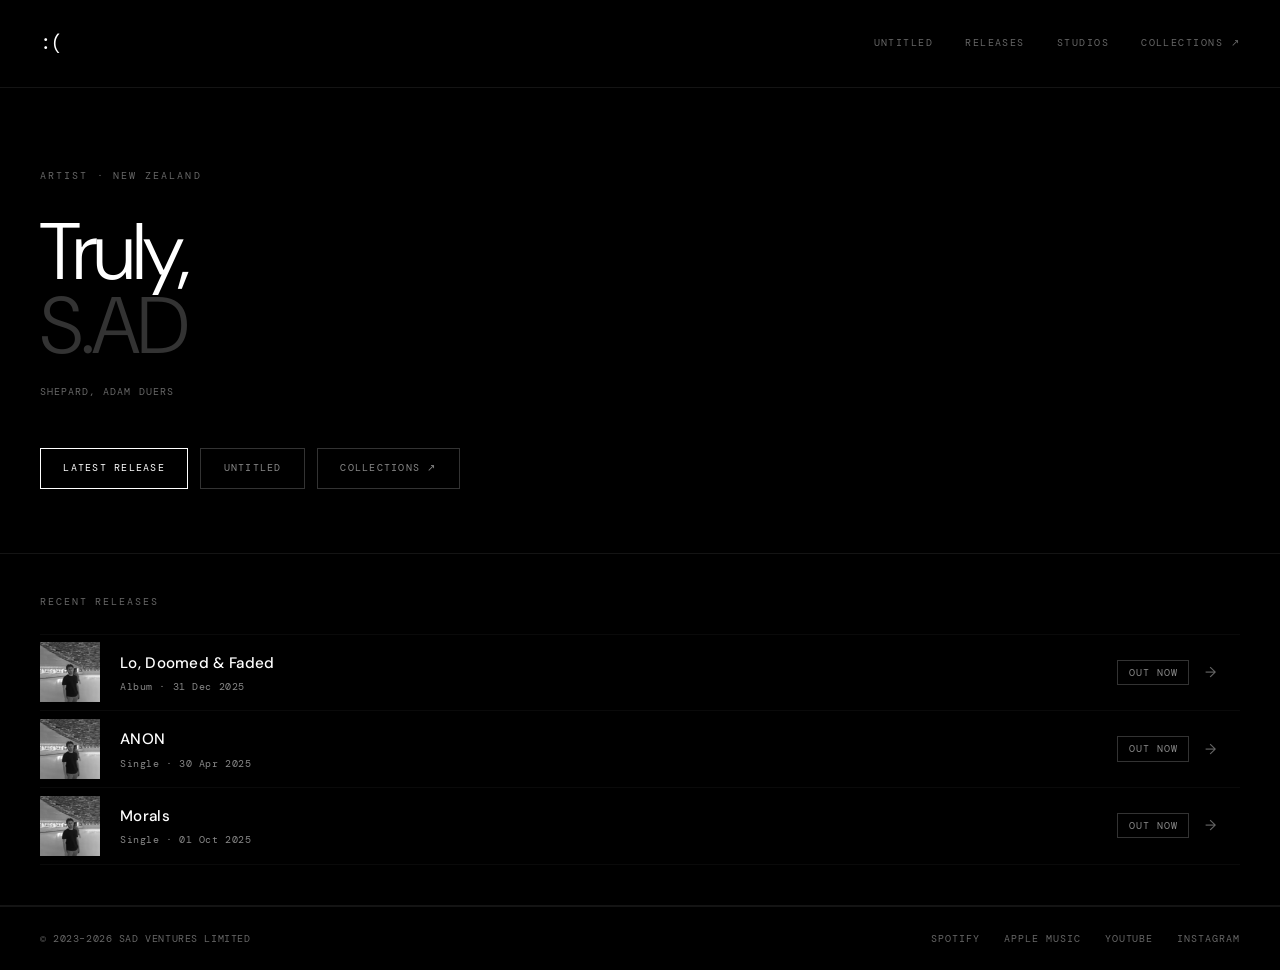
<file: index.html>
<!DOCTYPE html>
<html lang="en">
<head>
  <meta charset="UTF-8">
  <meta name="viewport" content="width=device-width, initial-scale=1.0">
  <title>S.AD — Truly, S.AD</title>
  <meta name="description" content="S.AD — Artist. New Zealand.">
  <link rel="canonical" href="https://trulysad.com/">
  <link rel="icon" href="data:image/svg+xml,<svg xmlns='http://www.w3.org/2000/svg' viewBox='0 0 100 100'><rect width='100' height='100' fill='black'/><text y='78' x='50' font-size='72' text-anchor='middle' fill='white' font-family='monospace'>:(</text></svg>">
  <script async src="https://www.googletagmanager.com/gtag/js?id=G-EV2ME4P7XY"></script>
  <script>window.dataLayer=window.dataLayer||[];function gtag(){dataLayer.push(arguments);}gtag('js',new Date());gtag('config','G-EV2ME4P7XY');</script>
  <link rel="preconnect" href="https://fonts.googleapis.com">
  <link rel="preconnect" href="https://fonts.gstatic.com" crossorigin>
  <link href="https://fonts.googleapis.com/css2?family=DM+Mono:wght@300;400;500&family=DM+Sans:wght@300;400;500&display=swap" rel="stylesheet">
  <link rel="stylesheet" href="/assets/sad.css">
</head>
<body><nav class="nav">
  <a class="wordmark" href="/">:(</a>
  <div class="nav-links">
    <a class="nav-link href="/untitled/">Untitled</a>
    <a class="nav-link href="/releases/">Releases</a>
    <a class="nav-link href="/studios/">Studios</a>
    <a class="nav-link external" href="https://sadcollection.com" target="_blank" rel="noopener">Collections</a>
  </div>
  <button class="hamburger" id="hamburger" onclick="toggleMenu()" aria-label="Menu">
    <span></span><span></span><span></span>
  </button>
</nav>
<div class="mobile-menu" id="mobile-menu">
  <a class="nav-link" href="/untitled/">Untitled</a>
  <a class="nav-link" href="/releases/">Releases</a>
  <a class="nav-link" href="/studios/">Studios</a>
  <a class="nav-link external" href="https://sadcollection.com" target="_blank" rel="noopener">Collections</a>
</div>
<main>
  <div class="hero fade-in">
    <div class="hero-eyebrow" style="font-family:var(--font-mono);font-size:0.65rem;letter-spacing:0.2em;color:var(--muted);text-transform:uppercase;margin-bottom:2rem">Artist · New Zealand</div>
    <div style="font-size:clamp(52px,8vw,80px);font-weight:300;line-height:0.92;letter-spacing:-0.03em;color:var(--white);margin-bottom:1.25rem">Truly,<br><span style="color:var(--faint)">S.AD</span></div>
    <div style="font-family:var(--font-mono);font-size:0.65rem;color:var(--muted);letter-spacing:0.1em;text-transform:uppercase;margin-bottom:3rem">Shepard, Adam Duers</div>
    <div style="display:flex;gap:0.75rem;flex-wrap:wrap">
      <a href="/releases/" style="font-family:var(--font-mono);font-size:0.65rem;letter-spacing:0.12em;text-transform:uppercase;padding:0.7rem 1.4rem;border:1px solid var(--white);color:var(--white);transition:background 0.18s,color 0.18s">Latest release</a>
      <a href="/untitled/" style="font-family:var(--font-mono);font-size:0.65rem;letter-spacing:0.12em;text-transform:uppercase;padding:0.7rem 1.4rem;border:1px solid var(--faint);color:var(--dim)">Untitled</a>
      <a href="https://sadcollection.com" target="_blank" rel="noopener" style="font-family:var(--font-mono);font-size:0.65rem;letter-spacing:0.12em;text-transform:uppercase;padding:0.7rem 1.4rem;border:1px solid var(--faint);color:var(--dim)">Collections ↗</a>
    </div>
  </div>
  <div class="latest fade-in-delay">
    <div class="section-label">Recent releases</div>
    <a class="release-row" href="/releases/">
      <div class="r-art"><img src="/assets/sad_lo_doomed_faded_cover_400x400.webp" alt="Lo, Doomed &amp; Faded" onerror="this.style.display='none'"></div>
      <div class="r-info"><div class="r-title">Lo, Doomed &amp; Faded</div><div class="r-meta">Album · 31 Dec 2025</div></div>
      <div class="release-tag">Out now</div><div class="release-arrow">→</div>
    </a>
    <a class="release-row" href="/releases/">
      <div class="r-art"><img src="/assets/sad_anon_cover_400x400.webp" alt="ANON" onerror="this.style.display='none'"></div>
      <div class="r-info"><div class="r-title">ANON</div><div class="r-meta">Single · 30 Apr 2025</div></div>
      <div class="release-tag">Out now</div><div class="release-arrow">→</div>
    </a>
    <a class="release-row" href="/releases/">
      <div class="r-art"><img src="/assets/sad_morals_cover_400x400.webp" alt="Morals" onerror="this.style.display='none'"></div>
      <div class="r-info"><div class="r-title">Morals</div><div class="r-meta">Single · 01 Oct 2025</div></div>
      <div class="release-tag">Out now</div><div class="release-arrow">→</div>
    </a>
  </div>
</main>
<footer class="footer">
  <div class="footer-copy">© 2023–2026 SAD VENTURES LIMITED</div>
  <div class="footer-links">
    <a class="footer-link" href="https://open.spotify.com/artist/5hGsyji228sxPvOgRmqB62?si=cnXK65KESEeiuKkkVc1ieQ" target="_blank" rel="noopener">Spotify</a>
    <a class="footer-link" href="https://music.apple.com/nz/artist/s-ad/1810440438" target="_blank" rel="noopener">Apple Music</a>
    <a class="footer-link" href="https://www.youtube.com/channel/UClng_uh6ncoHfBFMhzNdmZw" target="_blank" rel="noopener">Youtube</a>
    <a class="footer-link" href="https://www.instagram.com/_trulysad/" target="_blank" rel="noopener">Instagram</a>
  </div>
</footer><script>
  function toggleMenu(){
    document.getElementById('hamburger').classList.toggle('open');
    document.getElementById('mobile-menu').classList.toggle('open');
  }
  function closeMenu(){
    document.getElementById('hamburger').classList.remove('open');
    document.getElementById('mobile-menu').classList.remove('open');
  }
</script>
</body>
</html>
</file>
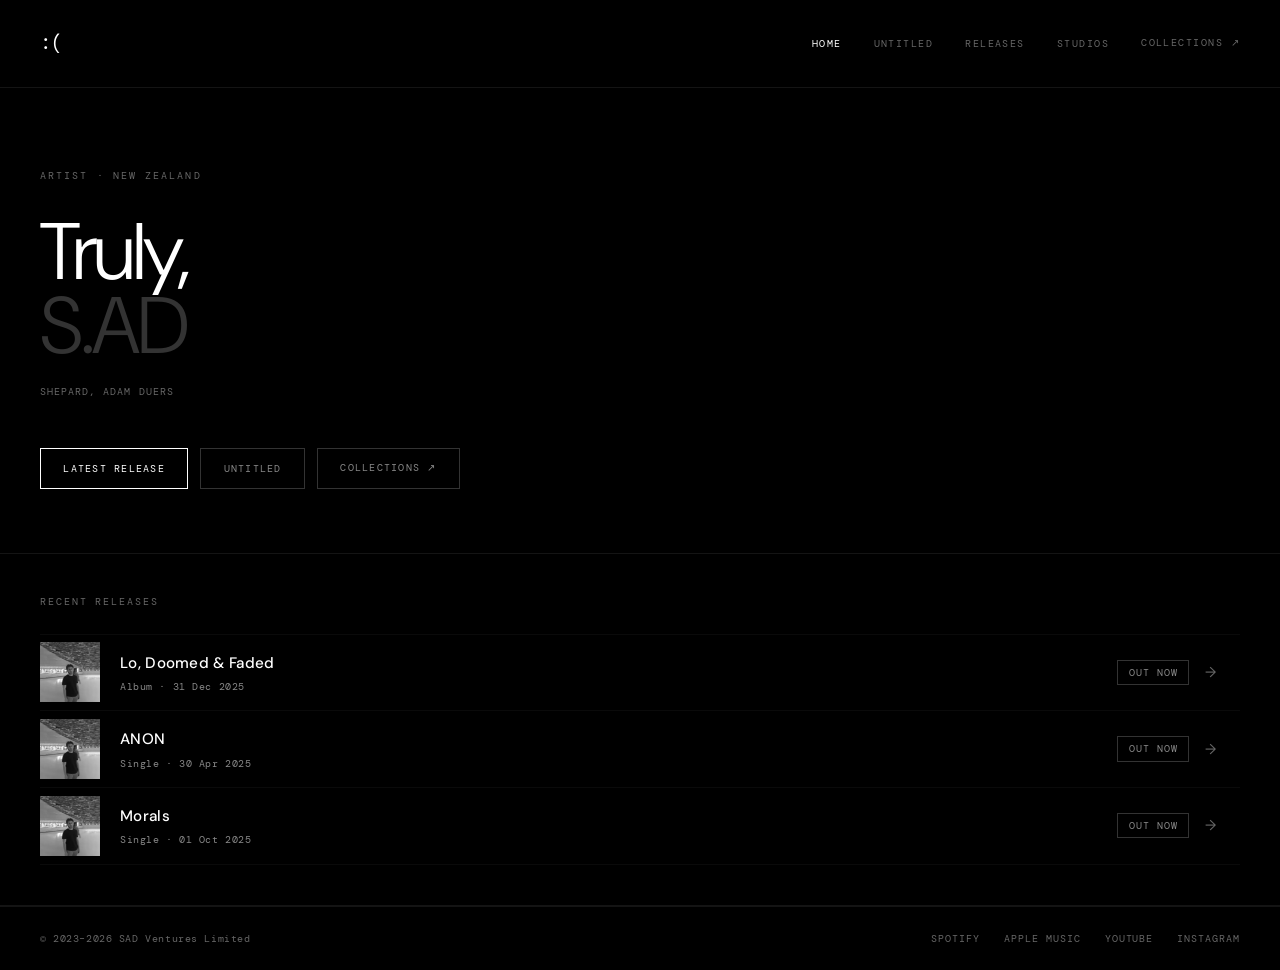
<file: legacy/index.html>
<!DOCTYPE html>
<html lang="en">
<head>
  <meta charset="UTF-8">
  <meta name="viewport" content="width=device-width, initial-scale=1.0">
  <title>S.AD — Truly, S.AD</title>
  <meta name="description" content="S.AD — Artist. New Zealand.">

  <!-- Google tag (gtag.js) -->
  <script async src="https://www.googletagmanager.com/gtag/js?id=G-EV2ME4P7XY"></script>
  <script>
    window.dataLayer = window.dataLayer || [];
    function gtag(){dataLayer.push(arguments);}
    gtag('js', new Date());
    gtag('config', 'G-EV2ME4P7XY');
  </script>

  <link rel="preconnect" href="https://fonts.googleapis.com">
  <link rel="preconnect" href="https://fonts.gstatic.com" crossorigin>
  <link href="https://fonts.googleapis.com/css2?family=DM+Mono:wght@300;400;500&family=DM+Sans:wght@300;400;500&display=swap" rel="stylesheet">

  <style>
    :root {
      --white:       #ffffff;
      --off-white:   #e8e8e8;
      --dim:         #888888;
      --muted:       #666666;
      --faint:       #333333;
      --fainter:     #1a1a1a;
      --bg:          #000000;
      --border:      rgba(255,255,255,0.08);
      --border-faint:rgba(255,255,255,0.04);
      --font-sans:   'DM Sans', sans-serif;
      --font-mono:   'DM Mono', monospace;
      --ease:        0.18s ease;
    }
    *, *::before, *::after { box-sizing: border-box; margin: 0; padding: 0; }
    html { font-size: 16px; -webkit-font-smoothing: antialiased; }
    body { background: var(--bg); color: var(--white); font-family: var(--font-sans); font-weight: 400; line-height: 1.6; min-height: 100vh; }
    a { color: inherit; text-decoration: none; }
    button { font-family: inherit; cursor: pointer; background: none; border: none; color: inherit; }

    /* NAV */
    .nav { display: flex; justify-content: space-between; align-items: center; padding: 1.75rem 2.5rem; border-bottom: 1px solid var(--border); position: sticky; top: 0; background: var(--bg); z-index: 100; }
    .wordmark { font-family: var(--font-mono); font-size: 1.2rem; color: var(--white); cursor: pointer; transition: opacity var(--ease); }
    .wordmark:hover { opacity: 0.5; }
    .nav-links { display: flex; gap: 2rem; align-items: center; }
    .nav-link { font-family: var(--font-mono); font-size: 0.65rem; letter-spacing: 0.14em; color: var(--muted); text-transform: uppercase; cursor: pointer; transition: color var(--ease); }
    .nav-link:hover, .nav-link.active { color: var(--white); }
    .nav-link.external::after { content: ' ↗'; font-size: 0.6rem; }

    /* PAGES */
    .page { display: none; }
    .page.active { display: block; }

    /* HERO */
    .hero { padding: 5rem 2.5rem 4rem; border-bottom: 1px solid var(--border); }
    .hero-eyebrow { font-family: var(--font-mono); font-size: 0.65rem; letter-spacing: 0.2em; color: var(--muted); text-transform: uppercase; margin-bottom: 2rem; }
    .hero-title { font-size: clamp(52px, 8vw, 80px); font-weight: 300; line-height: 0.92; letter-spacing: -0.03em; color: var(--white); margin-bottom: 1.25rem; }
    .hero-title .sad { color: var(--faint); }
    .hero-sub { font-family: var(--font-mono); font-size: 0.65rem; color: var(--muted); letter-spacing: 0.1em; text-transform: uppercase; margin-bottom: 3rem; }
    .hero-actions { display: flex; gap: 0.75rem; flex-wrap: wrap; }
    .btn { font-family: var(--font-mono); font-size: 0.65rem; letter-spacing: 0.12em; text-transform: uppercase; padding: 0.7rem 1.4rem; cursor: pointer; transition: background var(--ease), color var(--ease), border-color var(--ease); }
    .btn-primary { border: 1px solid var(--white); color: var(--white); }
    .btn-primary:hover { background: var(--white); color: var(--bg); }
    .btn-ghost { border: 1px solid var(--faint); color: var(--dim); }
    .btn-ghost:hover { border-color: var(--dim); color: var(--white); }

    /* RELEASE ROWS */
    .latest { padding: 2.5rem; border-bottom: 1px solid var(--border); }
    .section-label { font-family: var(--font-mono); font-size: 0.6rem; letter-spacing: 0.2em; color: var(--muted); text-transform: uppercase; margin-bottom: 1.5rem; }
    .release-row { display: flex; align-items: center; border-top: 1px solid var(--border-faint); cursor: pointer; transition: background var(--ease); }
    .release-row:last-child { border-bottom: 1px solid var(--border-faint); }
    .release-row:hover { background: rgba(255,255,255,0.015); }
    .release-row:hover .r-title { color: var(--off-white); }
    .release-row:hover .release-arrow { color: var(--white); }
    .r-art { width: 60px; height: 60px; flex-shrink: 0; overflow: hidden; background: var(--fainter); }
    .r-art img { width: 100%; height: 100%; object-fit: cover; display: block; }
    .r-art-placeholder { width: 60px; height: 60px; background: var(--fainter); flex-shrink: 0; }
    .r-info { flex: 1; padding: 1rem 1.25rem; }
    .r-title { font-size: 0.95rem; font-weight: 500; color: var(--white); letter-spacing: 0.02em; transition: color var(--ease); }
    .r-meta { font-family: var(--font-mono); font-size: 0.6rem; color: var(--dim); letter-spacing: 0.06em; margin-top: 0.25rem; }
    .release-tag { font-family: var(--font-mono); font-size: 0.6rem; letter-spacing: 0.1em; color: var(--dim); text-transform: uppercase; border: 1px solid var(--faint); padding: 0.25rem 0.65rem; white-space: nowrap; }
    .release-tag.coming { color: var(--faint); border-color: rgba(255,255,255,0.03); }
    .release-arrow { font-size: 0.9rem; color: var(--muted); transition: color var(--ease); margin-left: 1rem; margin-right: 1.5rem; }

    /* FOOTER */
    .footer { padding: 1.5rem 2.5rem; display: flex; justify-content: space-between; align-items: center; border-top: 1px solid var(--border); }
    .footer-copy { font-family: var(--font-mono); font-size: 0.6rem; color: var(--muted); letter-spacing: 0.06em; }
    .footer-links { display: flex; gap: 1.5rem; }
    .footer-link { font-family: var(--font-mono); font-size: 0.6rem; color: var(--muted); letter-spacing: 0.1em; text-transform: uppercase; transition: color var(--ease); }
    .footer-link:hover { color: var(--white); }

    /* PAGE HERO */
    .page-hero { padding: 3rem 2.5rem 2rem; border-bottom: 1px solid var(--border); }
    .page-title { font-size: 2rem; font-weight: 400; color: var(--white); letter-spacing: -0.02em; margin-bottom: 0.4rem; }
    .page-desc { font-family: var(--font-mono); font-size: 0.65rem; color: var(--muted); letter-spacing: 0.06em; line-height: 1.7; }

    /* UNTITLED */
    .post-list { padding: 0 2.5rem; }
    .post-item { padding: 1.5rem 0; border-bottom: 1px solid var(--border-faint); cursor: pointer; }
    .post-item:hover .post-title { color: var(--off-white); }
    .post-date { font-family: var(--font-mono); font-size: 0.6rem; color: var(--dim); letter-spacing: 0.12em; text-transform: uppercase; margin-bottom: 0.35rem; }
    .post-first { font-size: 0.85rem; color: var(--muted); line-height: 1.7; margin-top: 0.35rem; font-family: var(--font-sans); }
    .post-preview { font-size: 0.85rem; color: var(--muted); line-height: 1.7; margin-top: 0; max-width: 520px; display: none; }
    .post-preview.open { display: block; }
    .post-toggle { font-family: var(--font-mono); font-size: 0.6rem; color: var(--faint); letter-spacing: 0.1em; margin-top: 0.75rem; display: inline-block; transition: color var(--ease); }
    .post-item:hover .post-toggle { color: var(--muted); }
    .post-preview { font-size: 0.8rem; color: var(--muted); line-height: 1.65; margin-top: 0.5rem; max-width: 520px; display: none; }
    .post-preview.open { display: block; }
    .post-toggle { font-family: var(--font-mono); font-size: 0.6rem; color: var(--faint); letter-spacing: 0.1em; margin-top: 0.5rem; transition: color var(--ease); }
    .post-item:hover .post-toggle { color: var(--muted); }

    /* RELEASES */
    .tab-bar { display: flex; border-bottom: 1px solid var(--border); padding: 0 2.5rem; }
    .tab { font-family: var(--font-mono); font-size: 0.6rem; letter-spacing: 0.12em; text-transform: uppercase; color: var(--muted); padding: 1rem 0; margin-right: 2rem; cursor: pointer; border-bottom: 1px solid transparent; transition: color var(--ease), border-color var(--ease); border-top: none; border-left: none; border-right: none; }
    .tab:hover, .tab.active { color: var(--white); border-bottom-color: var(--white); }
    .releases-grid { padding: 2rem 2.5rem; }
    .releases-sublabel { font-family: var(--font-mono); font-size: 0.6rem; letter-spacing: 0.18em; color: var(--muted); text-transform: uppercase; margin-bottom: 1rem; margin-top: 0.25rem; }
    .rc { display: flex; border: 1px solid var(--border-faint); margin-bottom: 6px; cursor: pointer; transition: border-color var(--ease); overflow: hidden; }
    .rc:hover { border-color: var(--faint); }
    .rc-art { width: 96px; height: 96px; flex-shrink: 0; overflow: hidden; background: var(--fainter); }
    .rc-art img { width: 100%; height: 100%; object-fit: cover; display: block; }
    .rc-body { padding: 1rem 1.25rem; flex: 1; display: flex; flex-direction: column; justify-content: space-between; }
    .rc-top { display: flex; justify-content: space-between; align-items: flex-start; }
    .rc-title { font-size: 1.05rem; font-weight: 500; color: var(--white); letter-spacing: -0.01em; }
    .rc-type { font-family: var(--font-mono); font-size: 0.55rem; letter-spacing: 0.12em; color: var(--dim); text-transform: uppercase; border: 1px solid var(--border-faint); padding: 0.2rem 0.5rem; margin-top: 0.25rem; display: inline-block; }
    .rc-year { font-family: var(--font-mono); font-size: 0.6rem; color: var(--dim); }
    .rc-meta { display: flex; gap: 2rem; flex-wrap: wrap; }
    .rc-meta-item { font-family: var(--font-mono); font-size: 0.65rem; color: var(--dim); }
    .rc-meta-item span { display: block; font-size: 0.55rem; color: var(--muted); text-transform: uppercase; letter-spacing: 0.1em; margin-bottom: 0.15rem; }
    .rc-link { color: var(--dim); transition: color var(--ease); }
    .rc:hover .rc-link { color: var(--white); }
    .forthcoming { opacity: 0.35; }

    /* DSP LINKS */
    .dsp-links { display: flex; gap: 1rem; flex-wrap: wrap; margin-top: 0.5rem; }
    .dsp-link { font-family: var(--font-mono); font-size: 0.6rem; color: var(--faint); letter-spacing: 0.08em; text-transform: uppercase; border: 1px solid var(--fainter); padding: 0.2rem 0.6rem; transition: color var(--ease), border-color var(--ease); }
    .dsp-link:hover { color: var(--white); border-color: var(--faint); }

    /* ALBUM TRACKLIST */
    .rc-tracklist { padding: 0 1.25rem 1rem; border-top: 1px solid var(--border-faint); }
    .rc-track { font-family: var(--font-mono); font-size: 0.6rem; color: var(--muted); padding: 0.3rem 0; border-bottom: 1px solid var(--border-faint); display: flex; gap: 0.75rem; }
    .rc-track:last-child { border-bottom: none; }
    .rc-track-num { color: var(--faint); min-width: 1.2rem; }
    .rc-track-only { color: var(--faint); font-size: 0.55rem; margin-left: auto; letter-spacing: 0.08em; }

    /* PLAYLISTS */
    .playlist-list { padding: 0 2.5rem 2rem; }
    .pl-item { display: flex; align-items: center; border-top: 1px solid var(--border-faint); cursor: pointer; transition: background var(--ease); }
    .pl-item:last-child { border-bottom: 1px solid var(--border-faint); }
    .pl-item:hover { background: rgba(255,255,255,0.015); }
    .pl-item:hover .pl-title { color: var(--off-white); }
    .pl-item:hover .release-arrow { color: var(--white); }
    .pl-info { flex: 1; padding: 1rem 1.25rem; }
    .pl-title { font-size: 0.95rem; font-weight: 500; color: var(--white); transition: color var(--ease); }
    .pl-meta { font-family: var(--font-mono); font-size: 0.6rem; color: var(--dim); margin-top: 0.25rem; }
    .pl-saves { font-family: var(--font-mono); font-size: 0.6rem; color: var(--muted); white-space: nowrap; padding-right: 0.5rem; }

    /* STUDIOS */
    .studios-list { padding: 0 2.5rem; }
    .studios-row { display: flex; justify-content: space-between; align-items: center; padding: 1.4rem 0; border-bottom: 1px solid var(--border-faint); cursor: pointer; }
    .studios-row:first-child { border-top: 1px solid var(--border-faint); }
    .studios-row:hover .studios-name { color: var(--off-white); }
    .studios-row:hover .studios-ext { color: var(--white); }
    .studios-name { font-size: 0.95rem; font-weight: 500; color: var(--white); transition: color var(--ease); }
    .studios-type { font-family: var(--font-mono); font-size: 0.6rem; color: var(--dim); margin-top: 0.25rem; }
    .studios-ext { font-family: var(--font-mono); font-size: 0.6rem; color: var(--muted); letter-spacing: 0.1em; text-transform: uppercase; transition: color var(--ease); }

    /* TAB PANELS */
    .tab-panel { display: none; }
    .tab-panel.active { display: block; }

    /* ANIMATIONS */
    @keyframes fadeUp { from { opacity: 0; transform: translateY(10px); } to { opacity: 1; transform: translateY(0); } }
    .page.active .hero, .page.active .page-hero { animation: fadeUp 0.35s ease both; }
    .page.active .latest, .page.active .post-list, .page.active .releases-grid, .page.active .studios-list, .page.active .playlist-list { animation: fadeUp 0.35s 0.07s ease both; }

    /* MOBILE */
    @media (max-width: 640px) {
      .nav { padding: 1.25rem; }
      .nav-links { gap: 1rem; }
      .hero, .latest, .post-list, .releases-grid, .studios-list, .playlist-list, .page-hero { padding-left: 1.25rem; padding-right: 1.25rem; }
      .footer { padding: 1.25rem; flex-direction: column; gap: 1rem; align-items: flex-start; }
      .tab-bar { padding: 0 1.25rem; }
      .rc-meta { gap: 1rem; }
    }
  </style>
</head>
<body>

<nav class="nav">
  <div class="wordmark" onclick="showPage('home')">:(</div>
  <div class="nav-links">
    <button class="nav-link active" id="nav-home"     onclick="showPage('home')">Home</button>
    <button class="nav-link"        id="nav-untitled" onclick="showPage('untitled')">Untitled</button>
    <button class="nav-link"        id="nav-releases" onclick="showPage('releases')">Releases</button>
    <button class="nav-link"        id="nav-studios"  onclick="showPage('studios')">Studios</button>
    <a      class="nav-link external" href="https://sadcollection.com" target="_blank" rel="noopener">Collections</a>
  </div>
</nav>

<!-- HOME -->
<div id="home" class="page active">
  <div class="hero">
    <div class="hero-eyebrow">Artist · New Zealand</div>
    <div class="hero-title">Truly,<br><span class="sad">S.AD</span></div>
    <div class="hero-sub">Shepard, Adam Duers</div>
    <div class="hero-actions">
      <button class="btn btn-primary" onclick="showPage('releases')">Latest release</button>
      <button class="btn btn-ghost"   onclick="showPage('untitled')">Untitled</button>
      <a      class="btn btn-ghost"   href="https://sadcollection.com" target="_blank" rel="noopener">Collections ↗</a>
    </div>
  </div>

  <div class="latest">
    <div class="section-label">Recent releases</div>
    <div class="release-row" onclick="showPage('releases')">
      <div class="r-art"><img src="/assets/sad_lo_doomed_faded_cover_400x400.webp" alt="Lo, Doomed & Faded cover art" onerror="this.style.display='none'"></div>
      <div class="r-info">
        <div class="r-title">Lo, Doomed &amp; Faded</div>
        <div class="r-meta">Album · 31 Dec 2025</div>
      </div>
      <div class="release-tag">Out now</div>
      <div class="release-arrow">→</div>
    </div>
    <div class="release-row" onclick="showPage('releases')">
      <div class="r-art"><img src="/assets/sad_anon_cover_400x400.webp" alt="ANON cover art" onerror="this.style.display='none'"></div>
      <div class="r-info">
        <div class="r-title">ANON</div>
        <div class="r-meta">Single · 30 Apr 2025</div>
      </div>
      <div class="release-tag">Out now</div>
      <div class="release-arrow">→</div>
    </div>
    <div class="release-row" onclick="showPage('releases')">
      <div class="r-art"><img src="/assets/sad_morals_cover_400x400.webp" alt="Morals cover art" onerror="this.style.display='none'"></div>
      <div class="r-info">
        <div class="r-title">Morals</div>
        <div class="r-meta">Single · 01 Oct 2025</div>
      </div>
      <div class="release-tag">Out now</div>
      <div class="release-arrow">→</div>
    </div>
  </div>

  <div class="footer">
    <div class="footer-copy">© 2023–2026 SAD Ventures Limited</div>
    <div class="footer-links">
      <a class="footer-link" href="https://open.spotify.com/album/3hVhExInvfNSkEo9ezOSsq?si=ISF3ClcPQaW6oba2GFgIyA" target="_blank" rel="noopener">Spotify</a>
      <a class="footer-link" href="https://music.apple.com/nz/album/lo-doomed-faded/1857636519" target="_blank" rel="noopener">Apple Music</a>
      <a class="footer-link" href="https://www.youtube.com/channel/UClng_uh6ncoHfBFMhzNdmZw" target="_blank" rel="noopener">Youtube</a>
      <a class="footer-link" href="https://www.instagram.com/_trulysad/" target="_blank" rel="noopener">Instagram</a>
    </div>
  </div>
</div>

<!-- UNTITLED -->
<div id="untitled" class="page">
  <div class="page-hero">
    <div class="section-label">S.AD</div>
    <div class="page-title">Untitled</div>
    <div class="page-desc">Notes, process, and perspective.</div>
  </div>
  <div class="post-list">
    <div class="post-item" onclick="togglePost(this)">
            <div class="post-date">02.06.23</div>
      <div class="post-first">What am I writing now,</div>
      <div class="post-preview">Everything is coming out,<br>Side of things I can't pronounce,<br>In a dream my own account,<br><br>Not looking for don't want an out,<br>Connect into my deeper self,<br>A figure I don't let him out,<br>A trigger to the way I felt,<br><br>Identify but don't allow,<br>Easier to hide the doubt,<br>Distracting what I might amount,<br>Contact and ghost is what a sought,<br><br>Invest in hope the common route,<br>Tie the rope jump from the spout,<br>The institution hangs around,<br>Can't escape what's in ourselves,<br><br>Truly,<br>SAD</div>
      <div class="post-toggle">+ Read</div>
    </div>
    <div class="post-item" onclick="togglePost(this)">
            <div class="post-date">28.05.23</div>
      <div class="post-first">Watch me slip back into old habits,</div>
      <div class="post-preview">I catch it but still unpacking what happen,<br>I'm spirit lacking,<br>Unhappy and I'm erratic,<br><br>Can't fathom being abandoned,<br>I'm adamantly alone,<br>Leave me inside of my home,<br>Don't leave unless I want,<br><br>It's unhealthy to assume,<br>Different beings with different cues,<br>Going out I always lose,<br>In my head theres lots of rooms,<br><br>Many paths I could pursue,<br>Very dark and full of gloom,<br>Known to me but not to you,<br>So fuck off.<br><br>Truly,<br>SAD</div>
      <div class="post-toggle">+ Read</div>
    </div>
    <div class="post-item" onclick="togglePost(this)">
            <div class="post-date">21.02.23</div>
      <div class="post-first">When shit become just like going through motions,</div>
      <div class="post-preview">Starting to feel like I only have one emotion,<br>I'm just artist expressing in focus,<br>In black and white a dull life is it hopeless,<br><br>A smoke I light just to cloudy the whole pic,<br>In front of mics where I only produce dope shit,<br>Caught in a fight with somebody I can't win,<br>Quite voices who hide in the open,<br><br>Was a mistake to lean into the darkness,<br>I carry lanterns a bic and a dart lit,<br>And now these places not far from where I live,<br>Can't escape them there under my eyelids,<br><br>Paved the way eyes wide open I can't miss,<br>And when I say this know that I will not quit,<br>On my grave it reads roped in he strived shit,<br>Can't argue when I spit.<br><br>Truly,<br>SAD</div>
      <div class="post-toggle">+ Read</div>
    </div>
  </div>
  <div class="footer" style="margin-top:3rem">
    <div class="footer-copy">© 2023–2026 SAD Ventures Limited</div>
    <div class="footer-links">
      <a class="footer-link" href="https://open.spotify.com/artist/5hGsyji228sxPvOgRmqB62?si=cnXK65KESEeiuKkkVc1ieQ" target="_blank" rel="noopener">Spotify</a>
      <a class="footer-link" href="https://music.apple.com/nz/artist/s-ad/1810440438" target="_blank" rel="noopener">Apple Music</a>
      <a class="footer-link" href="https://www.youtube.com/channel/UClng_uh6ncoHfBFMhzNdmZw" target="_blank" rel="noopener">Youtube</a>
      <a class="footer-link" href="https://www.instagram.com/_trulysad/" target="_blank" rel="noopener">Instagram</a>
    </div>
  </div>
</div>

<!-- RELEASES -->
<div id="releases" class="page">
  <div class="page-hero">
    <div class="section-label">S.AD</div>
    <div class="page-title">Releases</div>
  </div>
  <div class="tab-bar">
    <button class="tab active" onclick="switchTab('all', this)">All</button>
    <button class="tab" onclick="switchTab('singles', this)">Singles</button>
    <button class="tab" onclick="switchTab('projects', this)">Projects</button>
    <button class="tab" onclick="switchTab('playlists', this)">Playlists</button>
  </div>

  <!-- ALL -->
  <div id="tab-all" class="tab-panel active">
    <div class="releases-grid">
      <div class="releases-sublabel">Albums</div>
      <div class="rc" style="flex-direction:column">
        <div style="display:flex">
          <div class="rc-art"><img src="/assets/sad_lo_doomed_faded_cover_400x400.webp" alt="Lo, Doomed & Faded" onerror="this.style.display='none'"></div>
          <div class="rc-body">
            <div class="rc-top">
              <div>
                <div class="rc-title">Lo, Doomed &amp; Faded</div>
                <div class="rc-type">Album</div>
              </div>
              <div class="rc-year">31 Dec 2025</div>
            </div>
            <div class="dsp-links">
              <a class="dsp-link" href="https://open.spotify.com/artist/5hGsyji228sxPvOgRmqB62" target="_blank" rel="noopener">Spotify</a>
              <a class="dsp-link" href="https://music.apple.com/nz/artist/s-ad/1810440438" target="_blank" rel="noopener">Apple Music</a><a class="dsp-link" href="https://music.youtube.com/playlist?list=OLAK5uy_nYbVmqTYMdK_EiVigg9khaC9ZphlQp31g&si=aLBfmXzC4QC9SEoR" target="_blank" rel="noopener">Youtube Music</a>
            </div>
          </div>
        </div>
        <div class="rc-tracklist">
          <div class="rc-track"><span class="rc-track-num">1</span><span>Lo</span><span class="rc-track-only">Album only</span></div>
          <div class="rc-track"><span class="rc-track-num">2</span><span>Doomed</span></div>
          <div class="rc-track"><span class="rc-track-num">3</span><span>&amp;</span></div>
          <div class="rc-track"><span class="rc-track-num">4</span><span>Faded</span></div>
          <div class="rc-track"><span class="rc-track-num">5</span><span>ANON</span></div>
          <div class="rc-track"><span class="rc-track-num">6</span><span>Morals</span></div>
          <div class="rc-track"><span class="rc-track-num">7</span><span>where do we go</span><span class="rc-track-only">Album only</span></div>
        </div>
      </div>

      <div class="releases-sublabel" style="margin-top:2rem">Singles</div>
      <div class="rc">
        <div class="rc-art"><img src="/assets/sad_doomed_cover_400x400.webp" alt="Doomed" onerror="this.style.display='none'"></div>
        <div class="rc-body">
          <div class="rc-top"><div><div class="rc-title">Doomed</div><div class="rc-type">Single</div></div><div class="rc-year">20 Dec 2025</div></div>
          <div class="dsp-links">
            <a class="dsp-link" href="https://open.spotify.com/album/4nYMESdOzmcIJNObmPqyhc?si=f96bEayIQJ600g6p69jRtQ" target="_blank" rel="noopener">Spotify</a>
            <a class="dsp-link" href="https://music.apple.com/nz/album/doomed-single/1857787358" target="_blank" rel="noopener">Apple Music</a><a class="dsp-link" href="https://music.youtube.com/watch?v=t-AAdjbOYi4&si=Q9f-kOziiAIM1yKs" target="_blank" rel="noopener">Youtube Music</a>
          </div>
        </div>
      </div>
      <div class="rc">
        <div class="rc-art"><img src="/assets/sad_morals_cover_400x400.webp" alt="Morals" onerror="this.style.display='none'"></div>
        <div class="rc-body">
          <div class="rc-top"><div><div class="rc-title">Morals</div><div class="rc-type">Single</div></div><div class="rc-year">01 Oct 2025</div></div>
          <div class="dsp-links">
            <a class="dsp-link" href="https://open.spotify.com/album/4w8eTXC9AbaHI5BdEzpP2G?si=kgitUqJzSE2lN3dte4gCZA" target="_blank" rel="noopener">Spotify</a>
            <a class="dsp-link" href="https://music.apple.com/nz/album/morals-single/1831315341" target="_blank" rel="noopener">Apple Music</a><a class="dsp-link" href="https://music.youtube.com/watch?v=YvKa4S9_oyg&si=6zki-LYuLP7DmucO" target="_blank" rel="noopener">Youtube Music</a>
          </div>
        </div>
      </div>
      <div class="rc">
        <div class="rc-art"><img src="/assets/sad_ampersand_cover_400x400.webp" alt="& cover art" onerror="this.style.display='none'"></div>
        <div class="rc-body">
          <div class="rc-top"><div><div class="rc-title">&amp;</div><div class="rc-type">Single</div></div><div class="rc-year">01 Sep 2025</div></div>
          <div class="dsp-links">
            <a class="dsp-link" href="https://open.spotify.com/album/383HydEzbrzOTOtXwtRWwd?si=jBA1tJ9yTw2bDrxDOEvDHA" target="_blank" rel="noopener">Spotify</a>
            <a class="dsp-link" href="https://music.apple.com/nz/album/single/1831297753" target="_blank" rel="noopener">Apple Music</a><a class="dsp-link" href="https://music.youtube.com/watch?v=pS5qWivnqKc&si=3GtznO4BATHGw1iU" target="_blank" rel="noopener">Youtube Music</a>
          </div>
        </div>
      </div>
      <div class="rc">
        <div class="rc-art"><img src="/assets/sad_faded_cover_400x400.webp" alt="Faded cover art" onerror="this.style.display='none'"></div>
        <div class="rc-body">
          <div class="rc-top"><div><div class="rc-title">Faded</div><div class="rc-type">Single</div></div><div class="rc-year">14 Jun 2025</div></div>
          <div class="dsp-links">
            <a class="dsp-link" href="https://open.spotify.com/album/4bs9oY2ZYgCP5b5SqkbSwZ?si=UrKWTs26Rv-5VmlgYreOrw" target="_blank" rel="noopener">Spotify</a>
            <a class="dsp-link" href="https://music.apple.com/nz/album/faded-single/1817879772" target="_blank" rel="noopener">Apple Music</a><a class="dsp-link" href="https://music.youtube.com/watch?v=D2KdT8dgvHg&si=zJ9NpXqVRZ5toMvZ" target="_blank" rel="noopener">Youtube Music</a>
          </div>
        </div>
      </div>
      <div class="rc">
        <div class="rc-art"><img src="/assets/sad_anon_cover_400x400.webp" alt="ANON cover art" onerror="this.style.display='none'"></div>
        <div class="rc-body">
          <div class="rc-top"><div><div class="rc-title">ANON</div><div class="rc-type">Single</div></div><div class="rc-year">30 Apr 2025</div></div>
          <div class="dsp-links">
            <a class="dsp-link" href="https://open.spotify.com/album/7y3osUClWl8Nexdv0otqTA?si=FYHcBCwoRfqX0aI-6mKSwQ" target="_blank" rel="noopener">Spotify</a>
            <a class="dsp-link" href="https://music.apple.com/nz/album/anon-single/1810484215" target="_blank" rel="noopener">Apple Music</a><a class="dsp-link" href="https://music.youtube.com/watch?v=SEr16YUh2B8&si=PKmuuGypUuvZhWkM" target="_blank" rel="noopener">Youtube Music</a>
            
          </div>
        </div>
      </div>
    </div>
  </div>

  <!-- SINGLES -->
  <div id="tab-singles" class="tab-panel">
    <div class="releases-grid">
      <div class="rc"><div class="rc-art"><img src="/assets/sad_doomed_cover_400x400.webp" alt="Doomed" onerror="this.style.display='none'"></div><div class="rc-body"><div class="rc-top"><div><div class="rc-title">Doomed</div><div class="rc-type">Single</div></div><div class="rc-year">20 Dec 2025</div></div><div class="dsp-links"><a class="dsp-link" href="https://open.spotify.com/album/4nYMESdOzmcIJNObmPqyhc?si=f96bEayIQJ600g6p69jRtQ" target="_blank" rel="noopener">Spotify</a><a class="dsp-link" href="https://music.apple.com/nz/album/doomed-single/1857787358" target="_blank" rel="noopener">Apple Music</a><a class="dsp-link" href="https://music.youtube.com/watch?v=t-AAdjbOYi4&si=Q9f-kOziiAIM1yKs" target="_blank" rel="noopener">Youtube Music</a></div></div></div>
      <div class="rc"><div class="rc-art"><img src="/assets/sad_morals_cover_400x400.webp" alt="Morals" onerror="this.style.display='none'"></div><div class="rc-body"><div class="rc-top"><div><div class="rc-title">Morals</div><div class="rc-type">Single</div></div><div class="rc-year">01 Oct 2025</div></div><div class="dsp-links"><a class="dsp-link" href="https://open.spotify.com/album/4w8eTXC9AbaHI5BdEzpP2G?si=kgitUqJzSE2lN3dte4gCZA" target="_blank" rel="noopener">Spotify</a><a class="dsp-link" href="https://music.apple.com/nz/album/morals-single/1831315341" target="_blank" rel="noopener">Apple Music</a><a class="dsp-link" href="https://music.youtube.com/watch?v=YvKa4S9_oyg&si=6zki-LYuLP7DmucO" target="_blank" rel="noopener">Youtube Music</a></div></div></div>
      <div class="rc"><div class="rc-art"><img src="/assets/sad_ampersand_cover_400x400.webp" alt="&" onerror="this.style.display='none'"></div><div class="rc-body"><div class="rc-top"><div><div class="rc-title">&amp;</div><div class="rc-type">Single</div></div><div class="rc-year">01 Sep 2025</div></div><div class="dsp-links"><a class="dsp-link" href="https://open.spotify.com/album/383HydEzbrzOTOtXwtRWwd?si=jBA1tJ9yTw2bDrxDOEvDHA" target="_blank" rel="noopener">Spotify</a><a class="dsp-link" href="https://music.apple.com/nz/album/single/1831297753" target="_blank" rel="noopener">Apple Music</a><a class="dsp-link" href="https://music.youtube.com/watch?v=pS5qWivnqKc&si=3GtznO4BATHGw1iU" target="_blank" rel="noopener">Youtube Music</a></div></div></div>
      <div class="rc"><div class="rc-art"><img src="/assets/sad_faded_cover_400x400.webp" alt="Faded" onerror="this.style.display='none'"></div><div class="rc-body"><div class="rc-top"><div><div class="rc-title">Faded</div><div class="rc-type">Single</div></div><div class="rc-year">14 Jun 2025</div></div><div class="dsp-links"><a class="dsp-link" href="https://open.spotify.com/album/4bs9oY2ZYgCP5b5SqkbSwZ?si=UrKWTs26Rv-5VmlgYreOrw" target="_blank" rel="noopener">Spotify</a><a class="dsp-link" href="https://music.apple.com/nz/album/faded-single/1817879772" target="_blank" rel="noopener">Apple Music</a><a class="dsp-link" href="https://music.youtube.com/watch?v=D2KdT8dgvHg&si=zJ9NpXqVRZ5toMvZ" target="_blank" rel="noopener">Youtube Music</a></div></div></div>
      <div class="rc"><div class="rc-art"><img src="/assets/sad_anon_cover_400x400.webp" alt="ANON" onerror="this.style.display='none'"></div><div class="rc-body"><div class="rc-top"><div><div class="rc-title">ANON</div><div class="rc-type">Single</div></div><div class="rc-year">30 Apr 2025</div></div><div class="dsp-links"><a class="dsp-link" href="https://open.spotify.com/album/7y3osUClWl8Nexdv0otqTA?si=FYHcBCwoRfqX0aI-6mKSwQ" target="_blank" rel="noopener">Spotify</a><a class="dsp-link" href="https://music.apple.com/nz/album/anon-single/1810484215" target="_blank" rel="noopener">Apple Music</a><a class="dsp-link" href="https://music.youtube.com/watch?v=SEr16YUh2B8&si=PKmuuGypUuvZhWkM" target="_blank" rel="noopener">Youtube Music</a></div></div></div>
    </div>
  </div>

  <!-- PROJECTS -->
  <div id="tab-projects" class="tab-panel">
    <div class="releases-grid">
      <div class="rc" style="flex-direction:column">
        <div style="display:flex">
          <div class="rc-art"><img src="/assets/sad_lo_doomed_faded_cover_400x400.webp" alt="Lo, Doomed & Faded" onerror="this.style.display='none'"></div>
          <div class="rc-body">
            <div class="rc-top"><div><div class="rc-title">Lo, Doomed &amp; Faded</div><div class="rc-type">Album</div></div><div class="rc-year">31 Dec 2025</div></div>
            <div class="dsp-links"><a class="dsp-link" href="https://open.spotify.com/album/3hVhExInvfNSkEo9ezOSsq?si=ISF3ClcPQaW6oba2GFgIyA" target="_blank" rel="noopener">Spotify</a><a class="dsp-link" href="https://music.apple.com/nz/album/lo-doomed-faded/1857636519" target="_blank" rel="noopener">Apple Music</a><a class="dsp-link" href="https://music.youtube.com/playlist?list=OLAK5uy_nYbVmqTYMdK_EiVigg9khaC9ZphlQp31g&si=aLBfmXzC4QC9SEoR" target="_blank" rel="noopener">Youtube Music</a></div>
          </div>
        </div>
        <div class="rc-tracklist">
          <div class="rc-track"><span class="rc-track-num">1</span><span>Lo</span><span class="rc-track-only">Album only</span></div>
          <div class="rc-track"><span class="rc-track-num">2</span><span>Doomed</span></div>
          <div class="rc-track"><span class="rc-track-num">3</span><span>&amp;</span></div>
          <div class="rc-track"><span class="rc-track-num">4</span><span>Faded</span></div>
          <div class="rc-track"><span class="rc-track-num">5</span><span>ANON</span></div>
          <div class="rc-track"><span class="rc-track-num">6</span><span>Morals</span></div>
          <div class="rc-track"><span class="rc-track-num">7</span><span>where do we go</span><span class="rc-track-only">Album only</span></div>
        </div>
      </div>
    </div>
  </div>

  <!-- PLAYLISTS -->
  <div id="tab-playlists" class="tab-panel">
    <div class="releases-grid" style="padding-bottom:0">
      <div class="section-label">Curated</div>
    </div>
    <div class="playlist-list">
      <div class="pl-item" onclick="window.open('https://open.spotify.com/playlist/2oFjTcuIMPX7QsOCSJInkR?si=451070deea4e4c00','_blank')">
        <div class="r-art" style="flex-shrink:0"><img src="/assets/playlist_no_4_playlist_cover_art_400x400.jpg" alt="My Playlist #4" onerror="this.style.display='none'"></div>
        <div class="pl-info">
          <div class="pl-title">My Playlist #4</div>
          <div class="pl-meta">Rap excellence · Submissions: @_trulysad</div>
        </div>
        <div class="pl-saves">960 saves</div>
        <div class="release-arrow">→</div>
      </div>
      <div class="pl-item" onclick="window.open('https://open.spotify.com/playlist/6u57q4VfEsCqs52HQlbgis?si=e5e9cda5fb414a12','_blank')">
        <div class="r-art" style="flex-shrink:0"><img src="/assets/running_on_e_playlist_cover_art_400x400.jpg" alt="Running on E" onerror="this.style.display='none'"></div>
        <div class="pl-info">
          <div class="pl-title">Running on E</div>
          <div class="pl-meta">Euphoria meets hopelessness · Submissions: @_trulysad</div>
        </div>
        <div class="release-arrow">→</div>
      </div>
    </div>
  </div>

  <div class="footer" style="margin-top:2rem">
    <div class="footer-copy">© 2023–2026 SAD Ventures Limited</div>
    <div class="footer-links">
      <a class="footer-link" href="https://open.spotify.com/artist/5hGsyji228sxPvOgRmqB62?si=cnXK65KESEeiuKkkVc1ieQ" target="_blank" rel="noopener">Spotify</a>
      <a class="footer-link" href="https://music.apple.com/nz/artist/s-ad/1810440438" target="_blank" rel="noopener">Apple Music</a>
      <a class="footer-link" href="https://www.youtube.com/channel/UClng_uh6ncoHfBFMhzNdmZw" target="_blank" rel="noopener">Youtube</a>
      <a class="footer-link" href="https://www.instagram.com/_trulysad/" target="_blank" rel="noopener">Instagram</a>
    </div>
  </div>
</div>

<!-- STUDIOS -->
<div id="studios" class="page">
  <div class="page-hero">
    <div class="section-label">SAD Ventures</div>
    <div class="page-title">Studios</div>
    <div class="page-desc">Content, conversation, and documentation from inside the work.</div>
  </div>
  <div class="latest" style="border-bottom:1px solid var(--border)">
    <div class="release-row" onclick="window.open('https://www.youtube.com/@sad.studios','_blank')">
      <div class="r-art"><img src="/assets/sad_studios_cover_art_400x400.png" alt="SAD Studios" onerror="this.style.display='none'"></div>
      <div class="r-info">
        <div class="r-title">SAD Studios</div>
        <div class="r-meta">Youtube · @sad.studios</div>
      </div>
      <div class="release-arrow">→</div>
    </div>
  </div>

  <div class="latest" style="border-bottom:none;padding-top:0">
    <div class="release-row" onclick="window.open('https://www.youtube.com/@sad.studios','_blank')">
      <div class="r-art"><img src="/assets/unhappy_hour_cover_art_400x400.png" alt="The Unhappy Hour" onerror="this.style.display='none'"></div>
      <div class="r-info">
        <div class="r-title">The Unhappy Hour</div>
        <div class="r-meta">Podcast · SAD Studios</div>
      </div>
      <div class="release-arrow">→</div>
    </div>
    <div class="release-row" onclick="window.open('https://www.youtube.com/@sad.studios','_blank')">
      <div class="r-art"><img src="/assets/a_dull_life_cover_art_400x400.png" alt="A Dull Life" onerror="this.style.display='none'"></div>
      <div class="r-info">
        <div class="r-title">A Dull Life</div>
        <div class="r-meta">Vlog · SAD Studios</div>
      </div>
      <div class="release-arrow">→</div>
    </div>
  </div>
  <div class="footer" style="margin-top:3rem">
    <div class="footer-copy">© 2023–2026 SAD Ventures Limited</div>
    <div class="footer-links">
      <a class="footer-link" href="https://open.spotify.com/artist/5hGsyji228sxPvOgRmqB62?si=cnXK65KESEeiuKkkVc1ieQ" target="_blank" rel="noopener">Spotify</a>
      <a class="footer-link" href="https://music.apple.com/nz/artist/s-ad/1810440438" target="_blank" rel="noopener">Apple Music</a>
      <a class="footer-link" href="https://www.youtube.com/channel/UClng_uh6ncoHfBFMhzNdmZw" target="_blank" rel="noopener">Youtube</a>
      <a class="footer-link" href="https://www.instagram.com/_trulysad/" target="_blank" rel="noopener">Instagram</a>
    </div>
  </div>
</div>

<script>
  function showPage(id) {
    document.querySelectorAll('.page').forEach(p => p.classList.remove('active'));
    document.querySelectorAll('.nav-link[id]').forEach(n => n.classList.remove('active'));
    document.getElementById(id).classList.add('active');
    var el = document.getElementById('nav-' + id);
    if (el) el.classList.add('active');
    window.scrollTo(0, 0);
  }

  function switchTab(name, btn) {
    document.querySelectorAll('.tab').forEach(t => t.classList.remove('active'));
    document.querySelectorAll('.tab-panel').forEach(p => p.classList.remove('active'));
    btn.classList.add('active');
    document.getElementById('tab-' + name).classList.add('active');
  }

  function togglePost(item) {
    var preview = item.querySelector('.post-preview');
    var toggle  = item.querySelector('.post-toggle');
    var isOpen  = preview.classList.contains('open');
    preview.classList.toggle('open');
    toggle.textContent = isOpen ? '+ Read' : '− Close';
  }
</script>

</body>
</html>
</file>
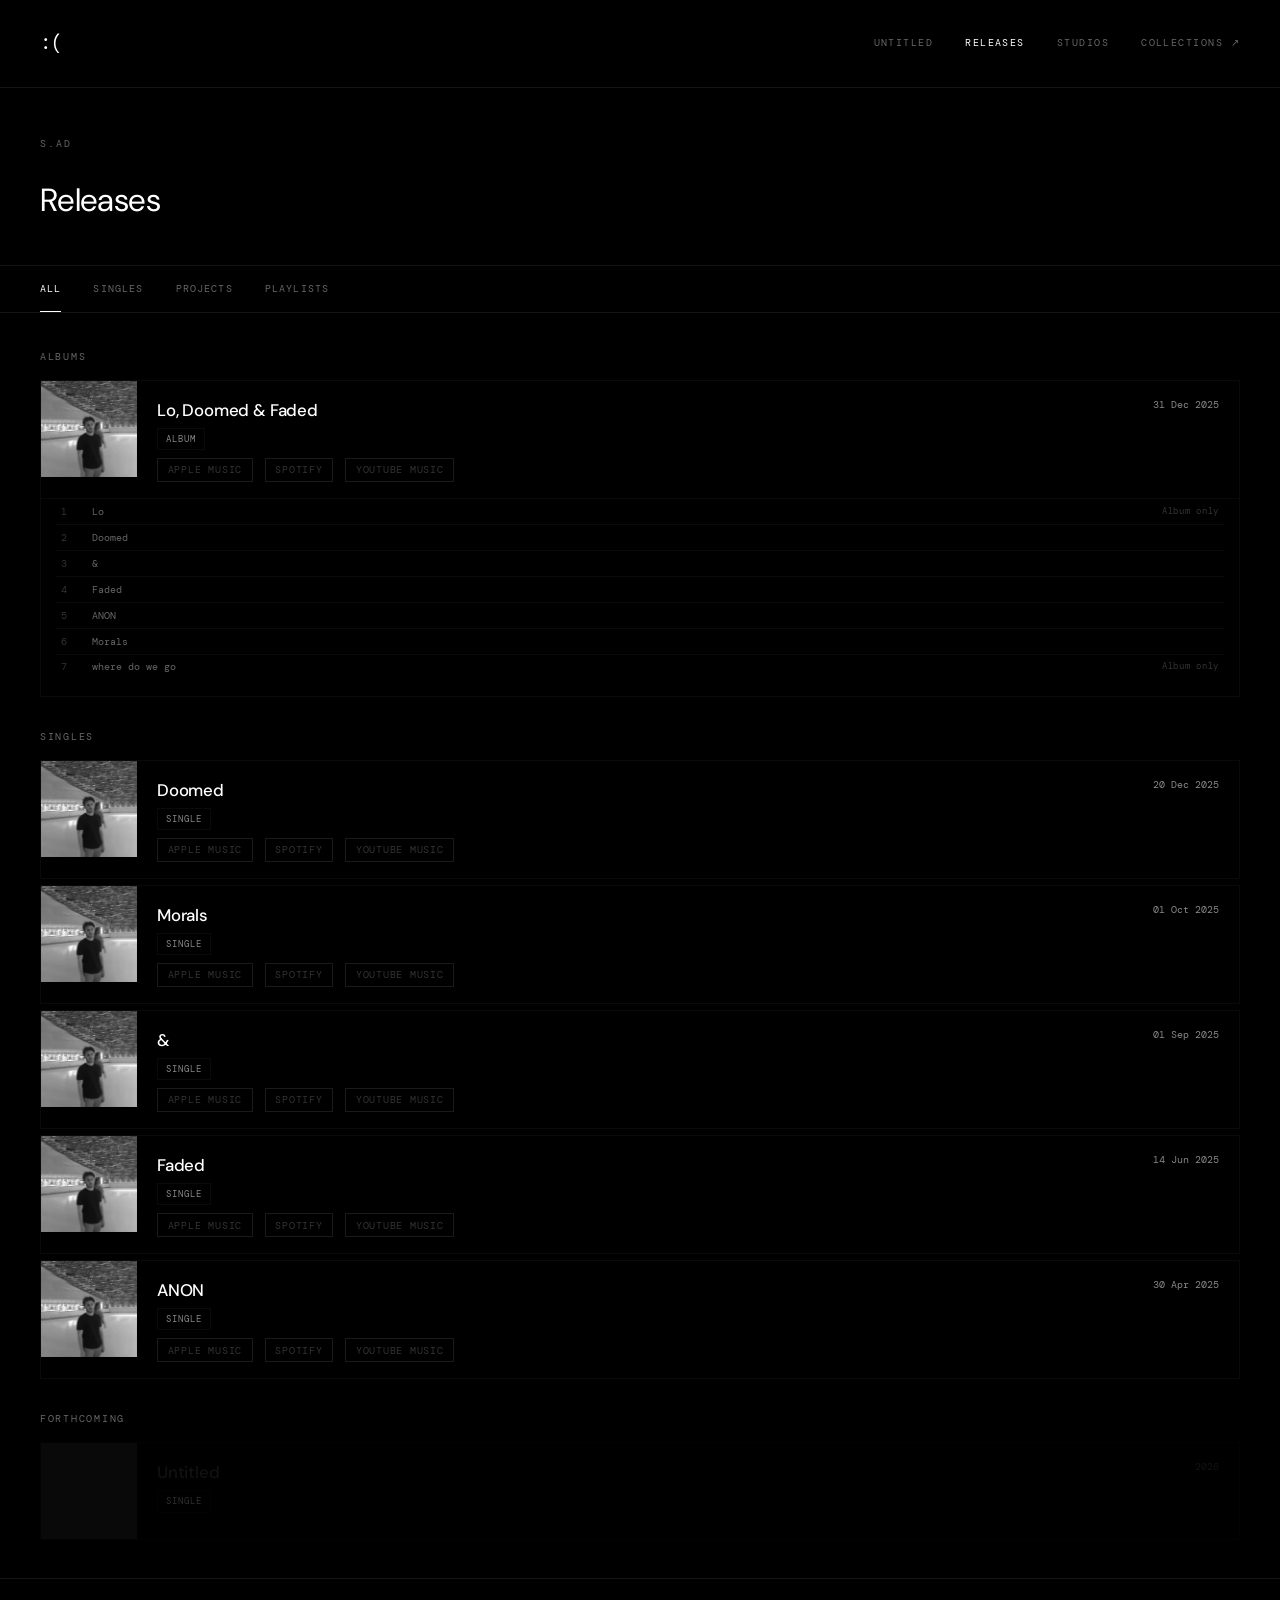
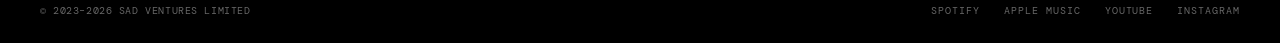
<file: releases/index.html>
<!DOCTYPE html>
<html lang="en">
<head>
  <meta charset="UTF-8">
  <meta name="viewport" content="width=device-width, initial-scale=1.0">
  <title>Releases - S.AD</title>
  <meta name="description" content="Full discography of S.AD.">
  <link rel="canonical" href="https://trulysad.com/releases/">
  <link rel="icon" href="data:image/svg+xml,<svg xmlns='http://www.w3.org/2000/svg' viewBox='0 0 100 100'><rect width='100' height='100' fill='black'/><text y='78' x='50' font-size='72' text-anchor='middle' fill='white' font-family='monospace'>:(</text></svg>">
  <script async src="https://www.googletagmanager.com/gtag/js?id=G-EV2ME4P7XY"></script>
  <script>window.dataLayer=window.dataLayer||[];function gtag(){dataLayer.push(arguments);}gtag('js',new Date());gtag('config','G-EV2ME4P7XY');</script>
  <link rel="preconnect" href="https://fonts.googleapis.com">
  <link rel="preconnect" href="https://fonts.gstatic.com" crossorigin>
  <link href="https://fonts.googleapis.com/css2?family=DM+Mono:wght@300;400;500&family=DM+Sans:wght@300;400;500&display=swap" rel="stylesheet">
  <link rel="stylesheet" href="/assets/sad.css">
</head>
<body><nav class="nav">
  <a class="wordmark" href="/">:(</a>
  <div class="nav-links">
    <a class="nav-link" href="/untitled/">Untitled</a>
    <a class="nav-link active" href="/releases/">Releases</a>
    <a class="nav-link" href="/studios/">Studios</a>
    <a class="nav-link external" href="https://sadcollection.com" target="_blank" rel="noopener">Collections</a>
  </div>
  <button class="hamburger" id="hamburger" onclick="toggleMenu()" aria-label="Menu">
    <span></span><span></span><span></span>
  </button>
</nav>
<div class="mobile-menu" id="mobile-menu">
  <a class="nav-link" href="/untitled/">Untitled</a>
  <a class="nav-link" href="/releases/">Releases</a>
  <a class="nav-link" href="/studios/">Studios</a>
  <a class="nav-link external" href="https://sadcollection.com" target="_blank" rel="noopener">Collections</a>
</div>
<main>
  <div class="page-hero fade-in"><div class="section-label">S.AD</div><div class="page-title">Releases</div></div>
  <div class="tab-bar">
    <button class="tab active" onclick="switchTab('all',this)">All</button>
    <button class="tab" onclick="switchTab('singles',this)">Singles</button>
    <button class="tab" onclick="switchTab('projects',this)">Projects</button>
    <button class="tab" onclick="switchTab('playlists',this)">Playlists</button>
  </div>
  <div id="tab-all" class="tab-panel active"><div class="releases-grid">
    <div class="releases-sublabel">Albums</div><div class="rc" style="flex-direction:column"><div style="display:flex"><div class="rc-art"><img src="/assets/sad_lo_doomed_faded_cover_400x400.webp" alt="Lo, Doomed &amp; Faded" onerror="this.style.display='none'"></div><div class="rc-body"><div class="rc-top"><div><div class="rc-title">Lo, Doomed &amp; Faded</div><div class="rc-type">Album</div></div><div class="rc-year">31 Dec 2025</div></div><div class="dsp-links"><a class="dsp-link" href="https://music.apple.com/nz/album/lo-doomed-faded/1857636519" target="_blank" rel="noopener" onclick="event.stopPropagation()">Apple Music</a><a class="dsp-link" href="https://open.spotify.com/album/3hVhExInvfNSkEo9ezOSsq?si=ISF3ClcPQaW6oba2GFgIyA" target="_blank" rel="noopener" onclick="event.stopPropagation()">Spotify</a><a class="dsp-link" href="https://music.youtube.com/playlist?list=OLAK5uy_nYbVmqTYMdK_EiVigg9khaC9ZphlQp31g&si=aLBfmXzC4QC9SEoR" target="_blank" rel="noopener" onclick="event.stopPropagation()">Youtube Music</a></div></div></div><div class="rc-tracklist"><div class="rc-track" onclick="location.href='/lyrics/lo/'"><span class="rc-track-num">1</span><a href="/lyrics/lo/" style="color:inherit">Lo</a><span class="rc-track-only">Album only</span></div><div class="rc-track" onclick="location.href='/lyrics/doomed/'"><span class="rc-track-num">2</span><a href="/lyrics/doomed/" style="color:inherit">Doomed</a></div><div class="rc-track" onclick="location.href='/lyrics/ampersand/'"><span class="rc-track-num">3</span><a href="/lyrics/ampersand/" style="color:inherit">&amp;</a></div><div class="rc-track" onclick="location.href='/lyrics/faded/'"><span class="rc-track-num">4</span><a href="/lyrics/faded/" style="color:inherit">Faded</a></div><div class="rc-track" onclick="location.href='/lyrics/anon/'"><span class="rc-track-num">5</span><a href="/lyrics/anon/" style="color:inherit">ANON</a></div><div class="rc-track" onclick="location.href='/lyrics/morals/'"><span class="rc-track-num">6</span><a href="/lyrics/morals/" style="color:inherit">Morals</a></div><div class="rc-track" onclick="location.href='/lyrics/where-do-we-go/'"><span class="rc-track-num">7</span><a href="/lyrics/where-do-we-go/" style="color:inherit">where do we go</a><span class="rc-track-only">Album only</span></div></div></div>
    <div class="releases-sublabel" style="margin-top:2rem">Singles</div><div class="rc" onclick="location.href='/lyrics/doomed/'"><div class="rc-art"><img src="/assets/sad_doomed_cover_400x400.webp" alt="Doomed" onerror="this.style.display='none'"></div><div class="rc-body"><div class="rc-top"><div><div class="rc-title">Doomed</div><div class="rc-type">Single</div></div><div class="rc-year">20 Dec 2025</div></div><div class="dsp-links"><a class="dsp-link" href="https://music.apple.com/nz/album/doomed-single/1857787358" target="_blank" rel="noopener" onclick="event.stopPropagation()">Apple Music</a><a class="dsp-link" href="https://open.spotify.com/album/4nYMESdOzmcIJNObmPqyhc?si=f96bEayIQJ600g6p69jRtQ" target="_blank" rel="noopener" onclick="event.stopPropagation()">Spotify</a><a class="dsp-link" href="https://music.youtube.com/watch?v=t-AAdjbOYi4&si=Q9f-kOziiAIM1yKs" target="_blank" rel="noopener" onclick="event.stopPropagation()">Youtube Music</a></div></div></div><div class="rc" onclick="location.href='/lyrics/morals/'"><div class="rc-art"><img src="/assets/sad_morals_cover_400x400.webp" alt="Morals" onerror="this.style.display='none'"></div><div class="rc-body"><div class="rc-top"><div><div class="rc-title">Morals</div><div class="rc-type">Single</div></div><div class="rc-year">01 Oct 2025</div></div><div class="dsp-links"><a class="dsp-link" href="https://music.apple.com/nz/album/morals-single/1831315341" target="_blank" rel="noopener" onclick="event.stopPropagation()">Apple Music</a><a class="dsp-link" href="https://open.spotify.com/album/4w8eTXC9AbaHI5BdEzpP2G?si=kgitUqJzSE2lN3dte4gCZA" target="_blank" rel="noopener" onclick="event.stopPropagation()">Spotify</a><a class="dsp-link" href="https://music.youtube.com/watch?v=YvKa4S9_oyg&si=6zki-LYuLP7DmucO" target="_blank" rel="noopener" onclick="event.stopPropagation()">Youtube Music</a></div></div></div><div class="rc" onclick="location.href='/lyrics/ampersand/'"><div class="rc-art"><img src="/assets/sad_ampersand_cover_400x400.webp" alt="&amp;" onerror="this.style.display='none'"></div><div class="rc-body"><div class="rc-top"><div><div class="rc-title">&amp;</div><div class="rc-type">Single</div></div><div class="rc-year">01 Sep 2025</div></div><div class="dsp-links"><a class="dsp-link" href="https://music.apple.com/nz/album/single/1831297753" target="_blank" rel="noopener" onclick="event.stopPropagation()">Apple Music</a><a class="dsp-link" href="https://open.spotify.com/album/383HydEzbrzOTOtXwtRWwd?si=jBA1tJ9yTw2bDrxDOEvDHA" target="_blank" rel="noopener" onclick="event.stopPropagation()">Spotify</a><a class="dsp-link" href="https://music.youtube.com/watch?v=pS5qWivnqKc&si=3GtznO4BATHGw1iU" target="_blank" rel="noopener" onclick="event.stopPropagation()">Youtube Music</a></div></div></div><div class="rc" onclick="location.href='/lyrics/faded/'"><div class="rc-art"><img src="/assets/sad_faded_cover_400x400.webp" alt="Faded" onerror="this.style.display='none'"></div><div class="rc-body"><div class="rc-top"><div><div class="rc-title">Faded</div><div class="rc-type">Single</div></div><div class="rc-year">14 Jun 2025</div></div><div class="dsp-links"><a class="dsp-link" href="https://music.apple.com/nz/album/faded-single/1817879772" target="_blank" rel="noopener" onclick="event.stopPropagation()">Apple Music</a><a class="dsp-link" href="https://open.spotify.com/album/4bs9oY2ZYgCP5b5SqkbSwZ?si=UrKWTs26Rv-5VmlgYreOrw" target="_blank" rel="noopener" onclick="event.stopPropagation()">Spotify</a><a class="dsp-link" href="https://music.youtube.com/watch?v=D2KdT8dgvHg&si=zJ9NpXqVRZ5toMvZ" target="_blank" rel="noopener" onclick="event.stopPropagation()">Youtube Music</a></div></div></div><div class="rc" onclick="location.href='/lyrics/anon/'"><div class="rc-art"><img src="/assets/sad_anon_cover_400x400.webp" alt="ANON" onerror="this.style.display='none'"></div><div class="rc-body"><div class="rc-top"><div><div class="rc-title">ANON</div><div class="rc-type">Single</div></div><div class="rc-year">30 Apr 2025</div></div><div class="dsp-links"><a class="dsp-link" href="https://music.apple.com/nz/album/anon-single/1810484215" target="_blank" rel="noopener" onclick="event.stopPropagation()">Apple Music</a><a class="dsp-link" href="https://open.spotify.com/album/7y3osUClWl8Nexdv0otqTA?si=FYHcBCwoRfqX0aI-6mKSwQ" target="_blank" rel="noopener" onclick="event.stopPropagation()">Spotify</a><a class="dsp-link" href="https://music.youtube.com/watch?v=SEr16YUh2B8&si=PKmuuGypUuvZhWkM" target="_blank" rel="noopener" onclick="event.stopPropagation()">Youtube Music</a></div></div></div>
    <div class="releases-sublabel" style="margin-top:2rem">Forthcoming</div><div class="rc forthcoming"><div class="rc-art"></div><div class="rc-body"><div class="rc-top"><div><div class="rc-title" style="color:var(--faint)">Untitled</div><div class="rc-type">Single</div></div><div class="rc-year" style="color:var(--faint)">2026</div></div></div></div>
  </div></div>
  <div id="tab-singles" class="tab-panel"><div class="releases-grid"><div class="rc" onclick="location.href='/lyrics/doomed/'"><div class="rc-art"><img src="/assets/sad_doomed_cover_400x400.webp" alt="Doomed" onerror="this.style.display='none'"></div><div class="rc-body"><div class="rc-top"><div><div class="rc-title">Doomed</div><div class="rc-type">Single</div></div><div class="rc-year">20 Dec 2025</div></div><div class="dsp-links"><a class="dsp-link" href="https://music.apple.com/nz/album/doomed-single/1857787358" target="_blank" rel="noopener" onclick="event.stopPropagation()">Apple Music</a><a class="dsp-link" href="https://open.spotify.com/album/4nYMESdOzmcIJNObmPqyhc?si=f96bEayIQJ600g6p69jRtQ" target="_blank" rel="noopener" onclick="event.stopPropagation()">Spotify</a><a class="dsp-link" href="https://music.youtube.com/watch?v=t-AAdjbOYi4&si=Q9f-kOziiAIM1yKs" target="_blank" rel="noopener" onclick="event.stopPropagation()">Youtube Music</a></div></div></div><div class="rc" onclick="location.href='/lyrics/morals/'"><div class="rc-art"><img src="/assets/sad_morals_cover_400x400.webp" alt="Morals" onerror="this.style.display='none'"></div><div class="rc-body"><div class="rc-top"><div><div class="rc-title">Morals</div><div class="rc-type">Single</div></div><div class="rc-year">01 Oct 2025</div></div><div class="dsp-links"><a class="dsp-link" href="https://music.apple.com/nz/album/morals-single/1831315341" target="_blank" rel="noopener" onclick="event.stopPropagation()">Apple Music</a><a class="dsp-link" href="https://open.spotify.com/album/4w8eTXC9AbaHI5BdEzpP2G?si=kgitUqJzSE2lN3dte4gCZA" target="_blank" rel="noopener" onclick="event.stopPropagation()">Spotify</a><a class="dsp-link" href="https://music.youtube.com/watch?v=YvKa4S9_oyg&si=6zki-LYuLP7DmucO" target="_blank" rel="noopener" onclick="event.stopPropagation()">Youtube Music</a></div></div></div><div class="rc" onclick="location.href='/lyrics/ampersand/'"><div class="rc-art"><img src="/assets/sad_ampersand_cover_400x400.webp" alt="&amp;" onerror="this.style.display='none'"></div><div class="rc-body"><div class="rc-top"><div><div class="rc-title">&amp;</div><div class="rc-type">Single</div></div><div class="rc-year">01 Sep 2025</div></div><div class="dsp-links"><a class="dsp-link" href="https://music.apple.com/nz/album/single/1831297753" target="_blank" rel="noopener" onclick="event.stopPropagation()">Apple Music</a><a class="dsp-link" href="https://open.spotify.com/album/383HydEzbrzOTOtXwtRWwd?si=jBA1tJ9yTw2bDrxDOEvDHA" target="_blank" rel="noopener" onclick="event.stopPropagation()">Spotify</a><a class="dsp-link" href="https://music.youtube.com/watch?v=pS5qWivnqKc&si=3GtznO4BATHGw1iU" target="_blank" rel="noopener" onclick="event.stopPropagation()">Youtube Music</a></div></div></div><div class="rc" onclick="location.href='/lyrics/faded/'"><div class="rc-art"><img src="/assets/sad_faded_cover_400x400.webp" alt="Faded" onerror="this.style.display='none'"></div><div class="rc-body"><div class="rc-top"><div><div class="rc-title">Faded</div><div class="rc-type">Single</div></div><div class="rc-year">14 Jun 2025</div></div><div class="dsp-links"><a class="dsp-link" href="https://music.apple.com/nz/album/faded-single/1817879772" target="_blank" rel="noopener" onclick="event.stopPropagation()">Apple Music</a><a class="dsp-link" href="https://open.spotify.com/album/4bs9oY2ZYgCP5b5SqkbSwZ?si=UrKWTs26Rv-5VmlgYreOrw" target="_blank" rel="noopener" onclick="event.stopPropagation()">Spotify</a><a class="dsp-link" href="https://music.youtube.com/watch?v=D2KdT8dgvHg&si=zJ9NpXqVRZ5toMvZ" target="_blank" rel="noopener" onclick="event.stopPropagation()">Youtube Music</a></div></div></div><div class="rc" onclick="location.href='/lyrics/anon/'"><div class="rc-art"><img src="/assets/sad_anon_cover_400x400.webp" alt="ANON" onerror="this.style.display='none'"></div><div class="rc-body"><div class="rc-top"><div><div class="rc-title">ANON</div><div class="rc-type">Single</div></div><div class="rc-year">30 Apr 2025</div></div><div class="dsp-links"><a class="dsp-link" href="https://music.apple.com/nz/album/anon-single/1810484215" target="_blank" rel="noopener" onclick="event.stopPropagation()">Apple Music</a><a class="dsp-link" href="https://open.spotify.com/album/7y3osUClWl8Nexdv0otqTA?si=FYHcBCwoRfqX0aI-6mKSwQ" target="_blank" rel="noopener" onclick="event.stopPropagation()">Spotify</a><a class="dsp-link" href="https://music.youtube.com/watch?v=SEr16YUh2B8&si=PKmuuGypUuvZhWkM" target="_blank" rel="noopener" onclick="event.stopPropagation()">Youtube Music</a></div></div></div>
  </div></div>
  <div id="tab-projects" class="tab-panel"><div class="releases-grid"><div class="rc" id="lo-doomed-faded" style="flex-direction:column"><div style="display:flex"><div class="rc-art"><img src="/assets/sad_lo_doomed_faded_cover_400x400.webp" alt="Lo, Doomed &amp; Faded" onerror="this.style.display='none'"></div><div class="rc-body"><div class="rc-top"><div><div class="rc-title">Lo, Doomed &amp; Faded</div><div class="rc-type">Album</div></div><div class="rc-year">31 Dec 2025</div></div><div class="dsp-links"><a class="dsp-link" href="https://music.apple.com/nz/album/lo-doomed-faded/1857636519" target="_blank" rel="noopener" onclick="event.stopPropagation()">Apple Music</a><a class="dsp-link" href="https://open.spotify.com/album/3hVhExInvfNSkEo9ezOSsq?si=ISF3ClcPQaW6oba2GFgIyA" target="_blank" rel="noopener" onclick="event.stopPropagation()">Spotify</a><a class="dsp-link" href="https://music.youtube.com/playlist?list=OLAK5uy_nYbVmqTYMdK_EiVigg9khaC9ZphlQp31g&si=aLBfmXzC4QC9SEoR" target="_blank" rel="noopener" onclick="event.stopPropagation()">Youtube Music</a></div></div></div><div class="rc-tracklist"><div class="rc-track" onclick="location.href='/lyrics/lo/'"><span class="rc-track-num">1</span><a href="/lyrics/lo/" style="color:inherit">Lo</a><span class="rc-track-only">Album only</span></div><div class="rc-track" onclick="location.href='/lyrics/doomed/'"><span class="rc-track-num">2</span><a href="/lyrics/doomed/" style="color:inherit">Doomed</a></div><div class="rc-track" onclick="location.href='/lyrics/ampersand/'"><span class="rc-track-num">3</span><a href="/lyrics/ampersand/" style="color:inherit">&amp;</a></div><div class="rc-track" onclick="location.href='/lyrics/faded/'"><span class="rc-track-num">4</span><a href="/lyrics/faded/" style="color:inherit">Faded</a></div><div class="rc-track" onclick="location.href='/lyrics/anon/'"><span class="rc-track-num">5</span><a href="/lyrics/anon/" style="color:inherit">ANON</a></div><div class="rc-track" onclick="location.href='/lyrics/morals/'"><span class="rc-track-num">6</span><a href="/lyrics/morals/" style="color:inherit">Morals</a></div><div class="rc-track" onclick="location.href='/lyrics/where-do-we-go/'"><span class="rc-track-num">7</span><a href="/lyrics/where-do-we-go/" style="color:inherit">where do we go</a><span class="rc-track-only">Album only</span></div></div></div></div></div>
  <div id="tab-playlists" class="tab-panel"><div class="releases-grid" style="padding-bottom:0"><div class="section-label">Curated</div></div><div class="playlist-list"><a class="pl-item" href="https://open.spotify.com/playlist/2oFjTcuIMPX7QsOCSJInkR?si=451070deea4e4c00" target="_blank" rel="noopener"><div class="r-art" style="flex-shrink:0"><img src="/assets/playlist_no_4_playlist_cover_art_400x400.jpg" alt="My Playlist 4" onerror="this.style.display='none'"></div><div class="pl-info"><div class="pl-title">My Playlist #4</div><div class="pl-meta">Rap excellence · Submissions: @_trulysad</div></div><div class="pl-saves">960 saves</div><div class="release-arrow">→</div></a><a class="pl-item" href="https://open.spotify.com/playlist/6u57q4VfEsCqs52HQlbgis?si=e5e9cda5fb414a12" target="_blank" rel="noopener"><div class="r-art" style="flex-shrink:0"><img src="/assets/running_on_e_playlist_cover_art_400x400.jpg" alt="Running on E" onerror="this.style.display='none'"></div><div class="pl-info"><div class="pl-title">Running on E</div><div class="pl-meta">Euphoria meets hopelessness · Submissions: @_trulysad</div></div><div class="release-arrow">→</div></a></div></div>
</main>
<footer class="footer">
  <div class="footer-copy">© 2023–2026 SAD Ventures Limited</div>
  <div class="footer-links">
    <a class="footer-link" href="https://open.spotify.com/artist/5hGsyji228sxPvOgRmqB62?si=cnXK65KESEeiuKkkVc1ieQ" target="_blank" rel="noopener" onclick="event.stopPropagation()">Spotify</a>
    <a class="footer-link" href="https://music.apple.com/nz/artist/s-ad/1810440438" target="_blank" rel="noopener" onclick="event.stopPropagation()">Apple Music</a>
    <a class="footer-link" href="https://www.youtube.com/channel/UClng_uh6ncoHfBFMhzNdmZw" target="_blank" rel="noopener">Youtube</a>
    <a class="footer-link" href="https://www.instagram.com/_trulysad/" target="_blank" rel="noopener">Instagram</a>
  </div>
</footer><script>
  function toggleMenu(){document.getElementById('hamburger').classList.toggle('open');document.getElementById('mobile-menu').classList.toggle('open');}

  function handleHash() {
    var hash = window.location.hash.slice(1);
    if (!hash) return;
    var el = document.getElementById(hash);
    if (el) {
      // find which tab panel contains this element and activate it
      var panel = el.closest('.tab-panel');
      if (panel) {
        var tabName = panel.id.replace('tab-', '');
        var btn = document.querySelector('.tab[onclick*="' + tabName + '"]');
        if (btn) switchTab(tabName, btn);
      }
      setTimeout(function(){ el.scrollIntoView({ behavior: 'smooth', block: 'start' }); }, 50);
    }
  }
  window.addEventListener('DOMContentLoaded', handleHash);
  function switchTab(name,btn){document.querySelectorAll('.tab').forEach(t=>t.classList.remove('active'));document.querySelectorAll('.tab-panel').forEach(p=>p.classList.remove('active'));btn.classList.add('active');document.getElementById('tab-'+name).classList.add('active');}
</script></body></html>
</file>
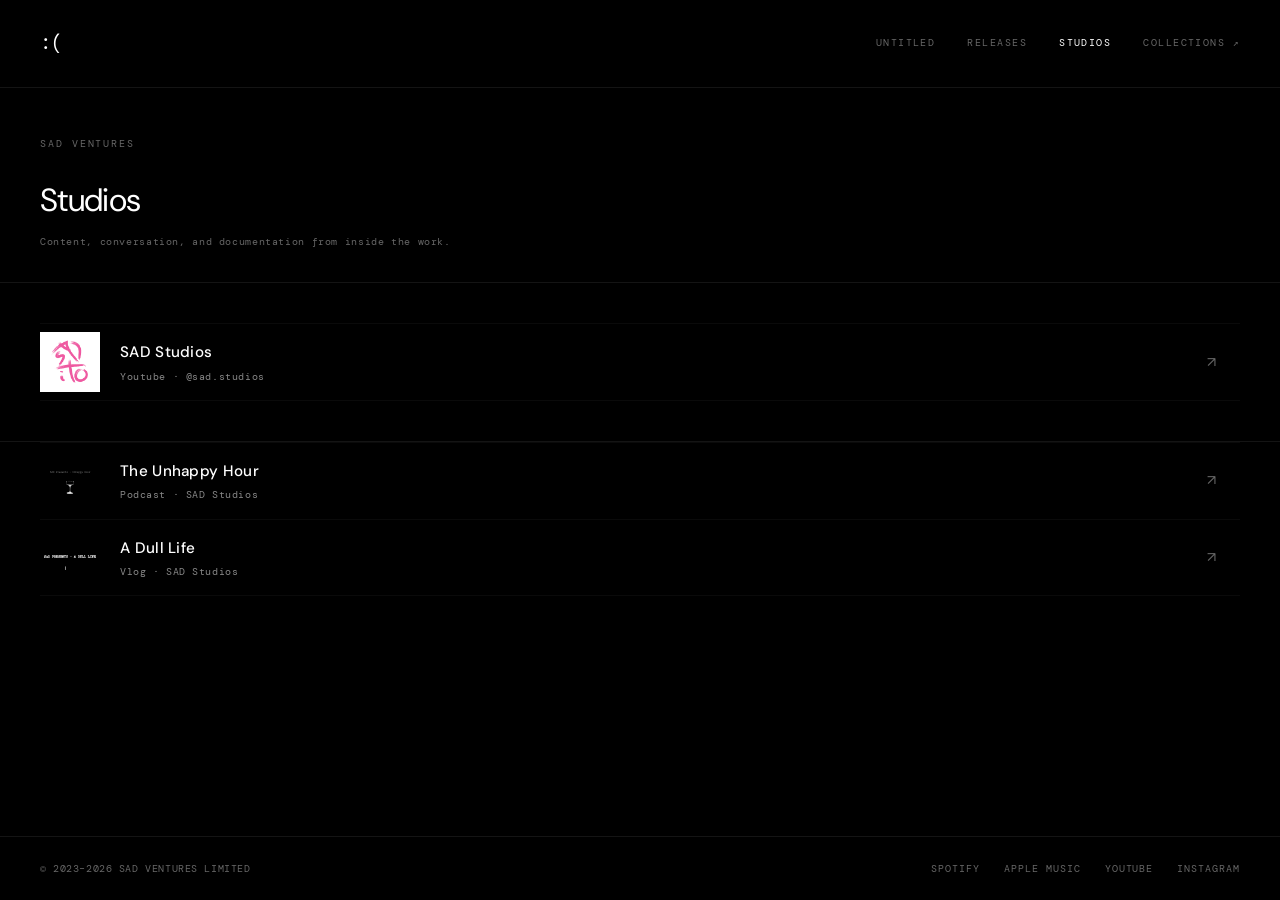
<file: studios/index.html>
<!DOCTYPE html>
<html lang="en">
<head>
  <meta charset="UTF-8">
  <meta name="viewport" content="width=device-width, initial-scale=1.0">
  <title>Studios - S.AD</title>
  <meta name="description" content="SAD Studios - content, conversation and documentation from inside the work.">
  <link rel="canonical" href="https://trulysad.com/studios/">
  <link rel="icon" href="data:image/svg+xml,<svg xmlns='http://www.w3.org/2000/svg' viewBox='0 0 100 100'><rect width='100' height='100' fill='black'/><text y='78' x='50' font-size='72' text-anchor='middle' fill='white' font-family='monospace'>:(</text></svg>">
  <script async src="https://www.googletagmanager.com/gtag/js?id=G-EV2ME4P7XY"></script>
  <script>window.dataLayer=window.dataLayer||[];function gtag(){dataLayer.push(arguments);}gtag('js',new Date());gtag('config','G-EV2ME4P7XY');</script>
  <link rel="preconnect" href="https://fonts.googleapis.com">
  <link rel="preconnect" href="https://fonts.gstatic.com" crossorigin>
  <link href="https://fonts.googleapis.com/css2?family=DM+Mono:wght@300;400;500&family=DM+Sans:wght@300;400;500&display=swap" rel="stylesheet">
  <link rel="stylesheet" href="/assets/sad.css">
</head>
<body><nav class="nav">
  <a class="wordmark" href="/">:(</a>
  <div class="nav-links">
    <a class="nav-link" href="/untitled/">Untitled</a>
    <a class="nav-link" href="/releases/">Releases</a>
    <a class="nav-link active" href="/studios/">Studios</a>
    <a class="nav-link external" href="https://sadcollection.com" target="_blank" rel="noopener">Collections</a>
  </div>
  <button class="hamburger" id="hamburger" onclick="toggleMenu()" aria-label="Menu">
    <span></span><span></span><span></span>
  </button>
</nav>
<div class="mobile-menu" id="mobile-menu">
  <a class="nav-link" href="/untitled/">Untitled</a>
  <a class="nav-link" href="/releases/">Releases</a>
  <a class="nav-link" href="/studios/">Studios</a>
  <a class="nav-link external" href="https://sadcollection.com" target="_blank" rel="noopener">Collections</a>
</div>
<main>
  <div class="page-hero fade-in"><div class="section-label">SAD Ventures</div><div class="page-title">Studios</div><div class="page-desc">Content, conversation, and documentation from inside the work.</div></div>
  <div class="latest fade-in-delay" style="border-bottom:1px solid var(--border)">
    <a class="release-row" href="https://www.youtube.com/@sad.studios" target="_blank" rel="noopener">
      <div class="r-art"><img src="/assets/sad_studios_cover_art_400x400.png" alt="SAD Studios" onerror="this.style.display='none'"></div>
      <div class="r-info"><div class="r-title">SAD Studios</div><div class="r-meta">Youtube · @sad.studios</div></div>
      <div class="release-arrow">↗</div>
    </a>
  </div>
  <div class="latest" style="border-bottom:none;padding-top:0">
    <a class="release-row" href="https://www.youtube.com/@sad.studios" target="_blank" rel="noopener">
      <div class="r-art"><img src="/assets/unhappy_hour_cover_art_400x400.png" alt="The Unhappy Hour" onerror="this.style.display='none'"></div>
      <div class="r-info"><div class="r-title">The Unhappy Hour</div><div class="r-meta">Podcast · SAD Studios</div></div>
      <div class="release-arrow">↗</div>
    </a>
    <a class="release-row" href="https://www.youtube.com/@sad.studios" target="_blank" rel="noopener">
      <div class="r-art"><img src="/assets/a_dull_life_cover_art_400x400.png" alt="A Dull Life" onerror="this.style.display='none'"></div>
      <div class="r-info"><div class="r-title">A Dull Life</div><div class="r-meta">Vlog · SAD Studios</div></div>
      <div class="release-arrow">↗</div>
    </a>
  </div>
</main>
<footer class="footer">
  <div class="footer-copy">© 2023–2026 SAD Ventures Limited</div>
  <div class="footer-links">
    <a class="footer-link" href="https://open.spotify.com/artist/5hGsyji228sxPvOgRmqB62?si=cnXK65KESEeiuKkkVc1ieQ" target="_blank" rel="noopener">Spotify</a>
    <a class="footer-link" href="https://music.apple.com/nz/artist/s-ad/1810440438" target="_blank" rel="noopener">Apple Music</a>
    <a class="footer-link" href="https://www.youtube.com/channel/UClng_uh6ncoHfBFMhzNdmZw" target="_blank" rel="noopener">Youtube</a>
    <a class="footer-link" href="https://www.instagram.com/_trulysad/" target="_blank" rel="noopener">Instagram</a>
  </div>
</footer><script>
  function toggleMenu(){document.getElementById('hamburger').classList.toggle('open');document.getElementById('mobile-menu').classList.toggle('open');}
  function closeMenu(){document.getElementById('hamburger').classList.remove('open');document.getElementById('mobile-menu').classList.remove('open');}
</script></body></html>
</file>
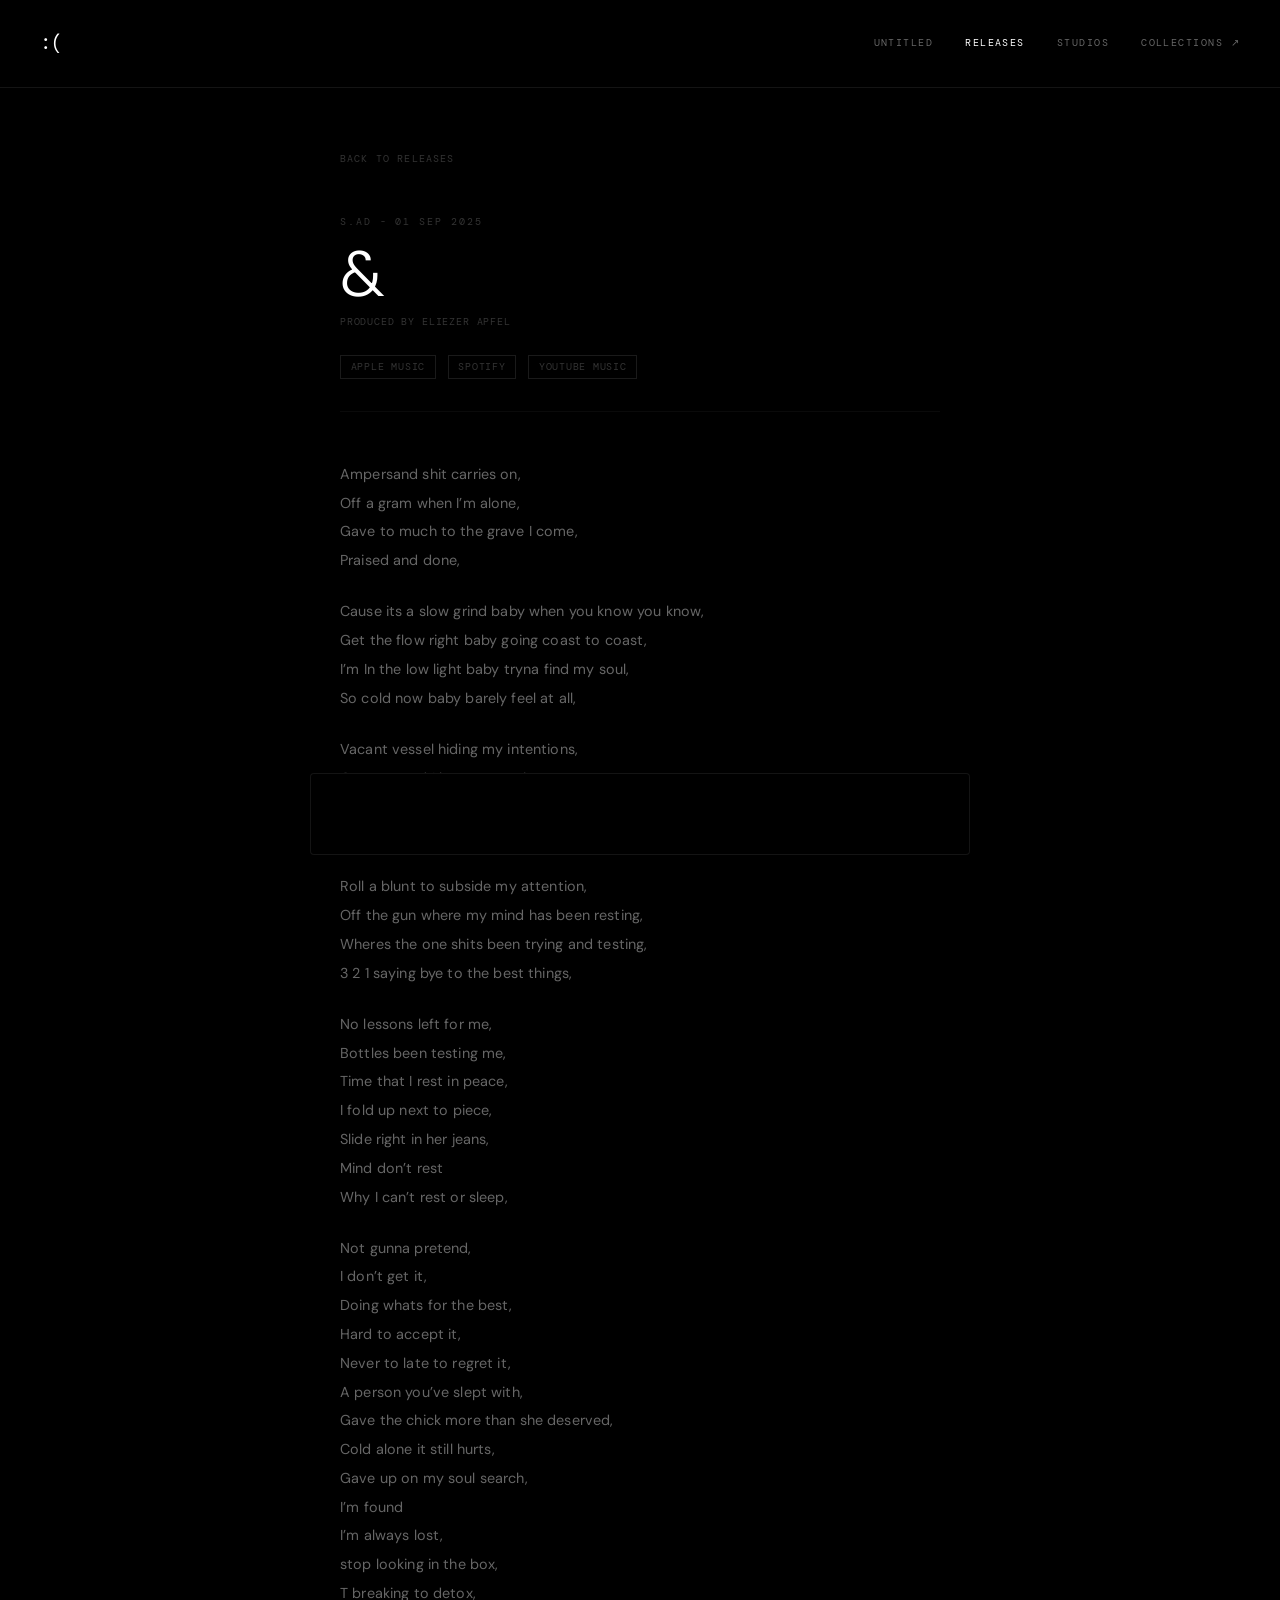
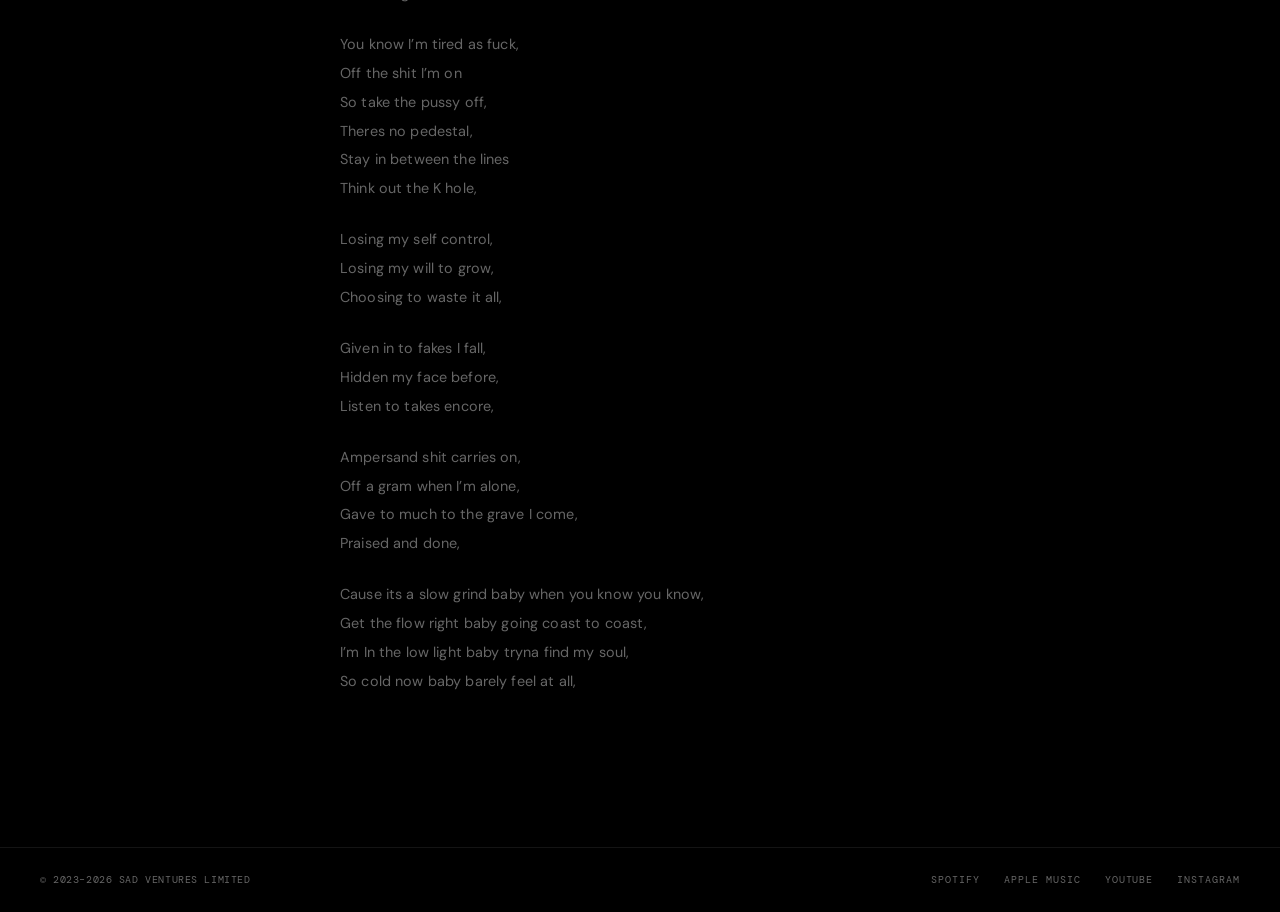
<file: lyrics/ampersand/index.html>
<!DOCTYPE html>
<html lang="en">
<head>
  <meta charset="UTF-8">
  <meta name="viewport" content="width=device-width, initial-scale=1.0">
  <title>&amp; Lyrics - S.AD</title>
  <meta name="description" content="Lyrics for &amp; by S.AD.">
  <link rel="canonical" href="https://trulysad.com/lyrics/ampersand/">
  <link rel="icon" href="data:image/svg+xml,<svg xmlns='http://www.w3.org/2000/svg' viewBox='0 0 100 100'><rect width='100' height='100' fill='black'/><text y='78' x='50' font-size='72' text-anchor='middle' fill='white' font-family='monospace'>:(</text></svg>">
  <script async src="https://www.googletagmanager.com/gtag/js?id=G-EV2ME4P7XY"></script>
  <script>window.dataLayer=window.dataLayer||[];function gtag(){dataLayer.push(arguments);}gtag('js',new Date());gtag('config','G-EV2ME4P7XY');</script>
  <link rel="preconnect" href="https://fonts.googleapis.com">
  <link rel="preconnect" href="https://fonts.gstatic.com" crossorigin>
  <link href="https://fonts.googleapis.com/css2?family=DM+Mono:wght@300;400;500&family=DM+Sans:wght@300;400;500&display=swap" rel="stylesheet">
  <link rel="stylesheet" href="/assets/sad.css">
</head>
<body><nav class="nav">
  <a class="wordmark" href="/">:(</a>
  <div class="nav-links">
    <a class="nav-link" href="/untitled/">Untitled</a>
    <a class="nav-link active" href="/releases/">Releases</a>
    <a class="nav-link" href="/studios/">Studios</a>
    <a class="nav-link external" href="https://sadcollection.com" target="_blank" rel="noopener">Collections</a>
  </div>
  <button class="hamburger" id="hamburger" onclick="toggleMenu()" aria-label="Menu">
    <span></span><span></span><span></span>
  </button>
</nav>
<div class="mobile-menu" id="mobile-menu">
  <a class="nav-link" href="/untitled/">Untitled</a>
  <a class="nav-link" href="/releases/">Releases</a>
  <a class="nav-link" href="/studios/">Studios</a>
  <a class="nav-link external" href="https://sadcollection.com" target="_blank" rel="noopener">Collections</a>
</div>
<main>
  <div class="lyrics-wrap fade-in">
    <a class="back-link" href="/releases/">Back to Releases</a>
    <div class="track-eyebrow">S.AD - 01 Sep 2025</div>
    <div class="track-title">&amp;</div>
    <div class="track-credits">Produced by Eliezer Apfel</div>
    <div class="lyrics-dsp-section">
      <div class="dsp-links">
        <a class="dsp-link" href="https://music.apple.com/nz/album/single/1831297753" target="_blank" rel="noopener">Apple Music</a>
        <a class="dsp-link" href="https://open.spotify.com/album/383HydEzbrzOTOtXwtRWwd?si=jBA1tJ9yTw2bDrxDOEvDHA" target="_blank" rel="noopener">Spotify</a>
        <a class="dsp-link" href="https://music.youtube.com/watch?v=pS5qWivnqKc&si=3GtznO4BATHGw1iU" target="_blank" rel="noopener">Youtube Music</a>
      </div>
    </div>
    <div class="lyrics-body"><span class="lyric-line">Ampersand shit carries on,</span><span class="lyric-line">Off a gram when I’m alone,</span><span class="lyric-line">Gave to much to the grave I come,</span><span class="lyric-line">Praised and done,</span><span class="lyric-break"></span><span class="lyric-line">Cause its a slow grind baby when you know you know,</span><span class="lyric-line">Get the flow right baby going coast to coast,</span><span class="lyric-line">I’m In the low light baby tryna find my soul,</span><span class="lyric-line">So cold now baby barely feel at all,</span><span class="lyric-break"></span><span class="lyric-line">Vacant vessel hiding my intentions,</span><span class="lyric-line">Open up and I lose protection,</span><span class="lyric-line">Behind the smile is facade of complexion,</span><span class="lyric-line">Empty mind disguised by affection,</span><span class="lyric-break"></span><span class="lyric-line">Roll a blunt to subside my attention,</span><span class="lyric-line">Off the gun where my mind has been resting,</span><span class="lyric-line">Wheres the one shits been trying and testing,</span><span class="lyric-line">3 2 1 saying bye to the best things,</span><span class="lyric-break"></span><span class="lyric-line">No lessons left for me,</span><span class="lyric-line">Bottles been testing me,</span><span class="lyric-line">Time that I rest in peace,</span><span class="lyric-line">I fold up next to piece,</span><span class="lyric-line">Slide right in her jeans,</span><span class="lyric-line">Mind don’t rest</span><span class="lyric-line">Why I can’t rest or sleep,</span><span class="lyric-break"></span><span class="lyric-line">Not gunna pretend,</span><span class="lyric-line">I don’t get it,</span><span class="lyric-line">Doing whats for the best,</span><span class="lyric-line">Hard to accept it,</span><span class="lyric-line">Never to late to regret it,</span><span class="lyric-line">A person you’ve slept with,</span><span class="lyric-line">Gave the chick more than she deserved,</span><span class="lyric-line">Cold alone it still hurts,</span><span class="lyric-line">Gave up on my soul search,</span><span class="lyric-line">I’m found</span><span class="lyric-line">I’m always lost,</span><span class="lyric-line">stop looking in the box,</span><span class="lyric-line">T breaking to detox,</span><span class="lyric-break"></span><span class="lyric-line">You know I’m tired as fuck,</span><span class="lyric-line">Off the shit I’m on</span><span class="lyric-line">So take the pussy off,</span><span class="lyric-line">Theres no pedestal,</span><span class="lyric-line">Stay in between the lines</span><span class="lyric-line">Think out the K hole,</span><span class="lyric-break"></span><span class="lyric-line">Losing my self control,</span><span class="lyric-line">Losing my will to grow,</span><span class="lyric-line">Choosing to waste it all,</span><span class="lyric-break"></span><span class="lyric-line">Given in to fakes I fall,</span><span class="lyric-line">Hidden my face before,</span><span class="lyric-line">Listen to takes encore,</span><span class="lyric-break"></span><span class="lyric-line">Ampersand shit carries on,</span><span class="lyric-line">Off a gram when I’m alone,</span><span class="lyric-line">Gave to much to the grave I come,</span><span class="lyric-line">Praised and done,</span><span class="lyric-break"></span><span class="lyric-line">Cause its a slow grind baby when you know you know,</span><span class="lyric-line">Get the flow right baby going coast to coast,</span><span class="lyric-line">I’m In the low light baby tryna find my soul,</span><span class="lyric-line">So cold now baby barely feel at all,</span></div>
  </div>
</main>
<div class="player-bar">
  <iframe src="https://open.spotify.com/embed/album/383HydEzbrzOTOtXwtRWwd?utm_source=generator&theme=0"
    width="100%" height="80" frameborder="0" allowtransparency="true" allow="autoplay; clipboard-write; encrypted-media; fullscreen; picture-in-picture"
    loading="lazy"></iframe>
</div>
<footer class="footer">
  <div class="footer-copy">© 2023–2026 SAD Ventures Limited</div>
  <div class="footer-links">
    <a class="footer-link" href="https://open.spotify.com/artist/5hGsyji228sxPvOgRmqB62?si=cnXK65KESEeiuKkkVc1ieQ" target="_blank" rel="noopener">Spotify</a>
    <a class="footer-link" href="https://music.apple.com/nz/artist/s-ad/1810440438" target="_blank" rel="noopener">Apple Music</a>
    <a class="footer-link" href="https://www.youtube.com/channel/UClng_uh6ncoHfBFMhzNdmZw" target="_blank" rel="noopener">Youtube</a>
    <a class="footer-link" href="https://www.instagram.com/_trulysad/" target="_blank" rel="noopener">Instagram</a>
  </div>
</footer><script>
  function toggleMenu(){document.getElementById('hamburger').classList.toggle('open');document.getElementById('mobile-menu').classList.toggle('open');}
  function closeMenu(){document.getElementById('hamburger').classList.remove('open');document.getElementById('mobile-menu').classList.remove('open');}
</script></body></html>
</file>
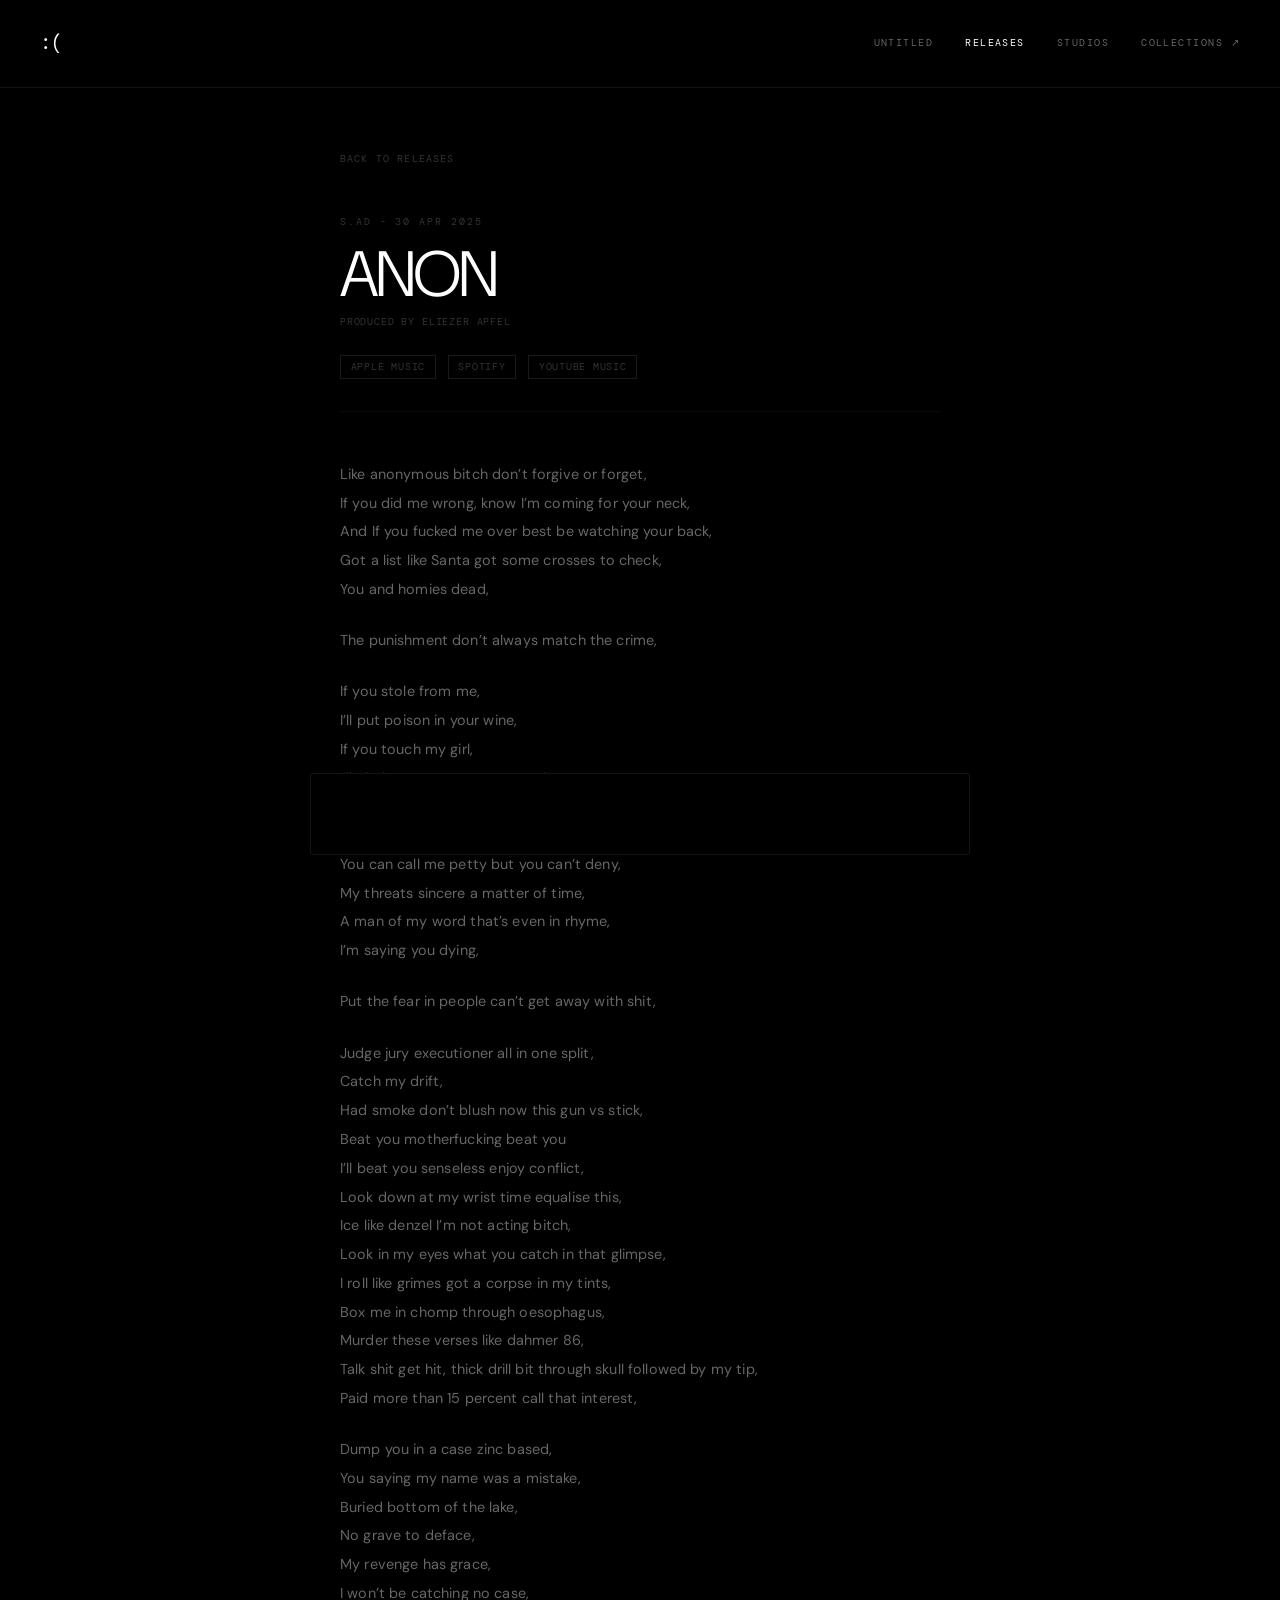
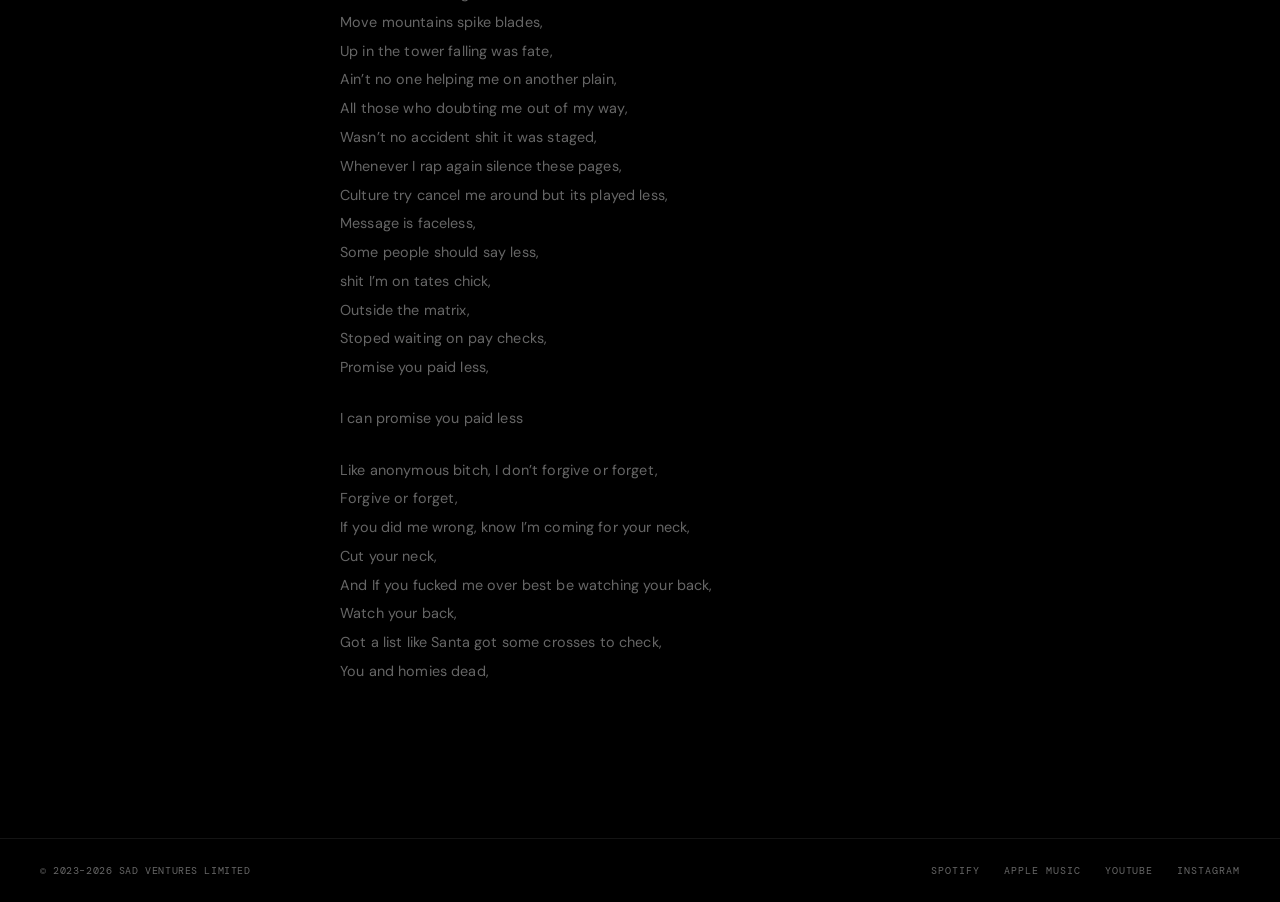
<file: lyrics/anon/index.html>
<!DOCTYPE html>
<html lang="en">
<head>
  <meta charset="UTF-8">
  <meta name="viewport" content="width=device-width, initial-scale=1.0">
  <title>ANON Lyrics - S.AD</title>
  <meta name="description" content="Lyrics for ANON by S.AD.">
  <link rel="canonical" href="https://trulysad.com/lyrics/anon/">
  <link rel="icon" href="data:image/svg+xml,<svg xmlns='http://www.w3.org/2000/svg' viewBox='0 0 100 100'><rect width='100' height='100' fill='black'/><text y='78' x='50' font-size='72' text-anchor='middle' fill='white' font-family='monospace'>:(</text></svg>">
  <script async src="https://www.googletagmanager.com/gtag/js?id=G-EV2ME4P7XY"></script>
  <script>window.dataLayer=window.dataLayer||[];function gtag(){dataLayer.push(arguments);}gtag('js',new Date());gtag('config','G-EV2ME4P7XY');</script>
  <link rel="preconnect" href="https://fonts.googleapis.com">
  <link rel="preconnect" href="https://fonts.gstatic.com" crossorigin>
  <link href="https://fonts.googleapis.com/css2?family=DM+Mono:wght@300;400;500&family=DM+Sans:wght@300;400;500&display=swap" rel="stylesheet">
  <link rel="stylesheet" href="/assets/sad.css">
</head>
<body><nav class="nav">
  <a class="wordmark" href="/">:(</a>
  <div class="nav-links">
    <a class="nav-link" href="/untitled/">Untitled</a>
    <a class="nav-link active" href="/releases/">Releases</a>
    <a class="nav-link" href="/studios/">Studios</a>
    <a class="nav-link external" href="https://sadcollection.com" target="_blank" rel="noopener">Collections</a>
  </div>
  <button class="hamburger" id="hamburger" onclick="toggleMenu()" aria-label="Menu">
    <span></span><span></span><span></span>
  </button>
</nav>
<div class="mobile-menu" id="mobile-menu">
  <a class="nav-link" href="/untitled/">Untitled</a>
  <a class="nav-link" href="/releases/">Releases</a>
  <a class="nav-link" href="/studios/">Studios</a>
  <a class="nav-link external" href="https://sadcollection.com" target="_blank" rel="noopener">Collections</a>
</div>
<main>
  <div class="lyrics-wrap fade-in">
    <a class="back-link" href="/releases/">Back to Releases</a>
    <div class="track-eyebrow">S.AD - 30 Apr 2025</div>
    <div class="track-title">ANON</div>
    <div class="track-credits">Produced by Eliezer Apfel</div>
    <div class="lyrics-dsp-section">
      <div class="dsp-links">
        <a class="dsp-link" href="https://music.apple.com/nz/album/anon-single/1810484215" target="_blank" rel="noopener">Apple Music</a>
        <a class="dsp-link" href="https://open.spotify.com/album/7y3osUClWl8Nexdv0otqTA?si=FYHcBCwoRfqX0aI-6mKSwQ" target="_blank" rel="noopener">Spotify</a>
        <a class="dsp-link" href="https://music.youtube.com/watch?v=SEr16YUh2B8&si=PKmuuGypUuvZhWkM" target="_blank" rel="noopener">Youtube Music</a>
      </div>
    </div>
    <div class="lyrics-body"><span class="lyric-line">Like anonymous bitch don’t forgive or forget,</span><span class="lyric-line">If you did me wrong, know I’m coming for your neck,</span><span class="lyric-line">And If you fucked me over best be watching your back,</span><span class="lyric-line">Got a list like Santa got some crosses to check,</span><span class="lyric-line">You and homies dead,</span><span class="lyric-break"></span><span class="lyric-line">The punishment don’t always match the crime,</span><span class="lyric-break"></span><span class="lyric-line">If you stole from me,</span><span class="lyric-line">I’ll put poison in your wine,</span><span class="lyric-line">If you touch my girl,</span><span class="lyric-line">I’ll choke you out snap your spines</span><span class="lyric-line">And if your talking down,</span><span class="lyric-line">I’ll take your eyes make you blind,</span><span class="lyric-line">You can call me petty but you can’t deny,</span><span class="lyric-line">My threats sincere a matter of time,</span><span class="lyric-line">A man of my word that’s even in rhyme,</span><span class="lyric-line">I’m saying you dying,</span><span class="lyric-break"></span><span class="lyric-line">Put the fear in people can’t get away with shit,</span><span class="lyric-break"></span><span class="lyric-line">Judge jury executioner all in one split,</span><span class="lyric-line">Catch my drift,</span><span class="lyric-line">Had smoke don’t blush now this gun vs stick,</span><span class="lyric-line">Beat you motherfucking beat you</span><span class="lyric-line">I’ll beat you senseless enjoy conflict,</span><span class="lyric-line">Look down at my wrist time equalise this,</span><span class="lyric-line">Ice like denzel I’m not acting bitch,</span><span class="lyric-line">Look in my eyes what you catch in that glimpse,</span><span class="lyric-line">I roll like grimes got a corpse in my tints,</span><span class="lyric-line">Box me in chomp through oesophagus,</span><span class="lyric-line">Murder these verses like dahmer 86,</span><span class="lyric-line">Talk shit get hit, thick drill bit through skull followed by my tip,</span><span class="lyric-line">Paid more than 15 percent call that interest,</span><span class="lyric-break"></span><span class="lyric-line">Dump you in a case zinc based,</span><span class="lyric-line">You saying my name was a mistake,</span><span class="lyric-line">Buried bottom of the lake,</span><span class="lyric-line">No grave to deface,</span><span class="lyric-line">My revenge has grace,</span><span class="lyric-line">I won’t be catching no case,</span><span class="lyric-line">Move mountains spike blades,</span><span class="lyric-line">Up in the tower falling was fate,</span><span class="lyric-line">Ain’t no one helping me on another plain,</span><span class="lyric-line">All those who doubting me out of my way,</span><span class="lyric-line">Wasn’t no accident shit it was staged,</span><span class="lyric-line">Whenever I rap again silence these pages,</span><span class="lyric-line">Culture try cancel me around but its played less,</span><span class="lyric-line">Message is faceless,</span><span class="lyric-line">Some people should say less,</span><span class="lyric-line">shit I’m on tates chick,</span><span class="lyric-line">Outside the matrix,</span><span class="lyric-line">Stoped waiting on pay checks,</span><span class="lyric-line">Promise you paid less,</span><span class="lyric-break"></span><span class="lyric-line">I can promise you paid less</span><span class="lyric-break"></span><span class="lyric-line">Like anonymous bitch, I don’t forgive or forget,</span><span class="lyric-line">Forgive or forget,</span><span class="lyric-line">If you did me wrong, know I’m coming for your neck,</span><span class="lyric-line">Cut your neck,</span><span class="lyric-line">And If you fucked me over best be watching your back,</span><span class="lyric-line">Watch your back,</span><span class="lyric-line">Got a list like Santa got some crosses to check,</span><span class="lyric-line">You and homies dead,</span></div>
  </div>
</main>
<div class="player-bar">
  <iframe src="https://open.spotify.com/embed/album/7y3osUClWl8Nexdv0otqTA?utm_source=generator&theme=0"
    width="100%" height="80" frameborder="0" allowtransparency="true" allow="autoplay; clipboard-write; encrypted-media; fullscreen; picture-in-picture"
    loading="lazy"></iframe>
</div>
<footer class="footer">
  <div class="footer-copy">© 2023–2026 SAD Ventures Limited</div>
  <div class="footer-links">
    <a class="footer-link" href="https://open.spotify.com/artist/5hGsyji228sxPvOgRmqB62?si=cnXK65KESEeiuKkkVc1ieQ" target="_blank" rel="noopener">Spotify</a>
    <a class="footer-link" href="https://music.apple.com/nz/artist/s-ad/1810440438" target="_blank" rel="noopener">Apple Music</a>
    <a class="footer-link" href="https://www.youtube.com/channel/UClng_uh6ncoHfBFMhzNdmZw" target="_blank" rel="noopener">Youtube</a>
    <a class="footer-link" href="https://www.instagram.com/_trulysad/" target="_blank" rel="noopener">Instagram</a>
  </div>
</footer><script>
  function toggleMenu(){document.getElementById('hamburger').classList.toggle('open');document.getElementById('mobile-menu').classList.toggle('open');}
  function closeMenu(){document.getElementById('hamburger').classList.remove('open');document.getElementById('mobile-menu').classList.remove('open');}
</script></body></html>
</file>
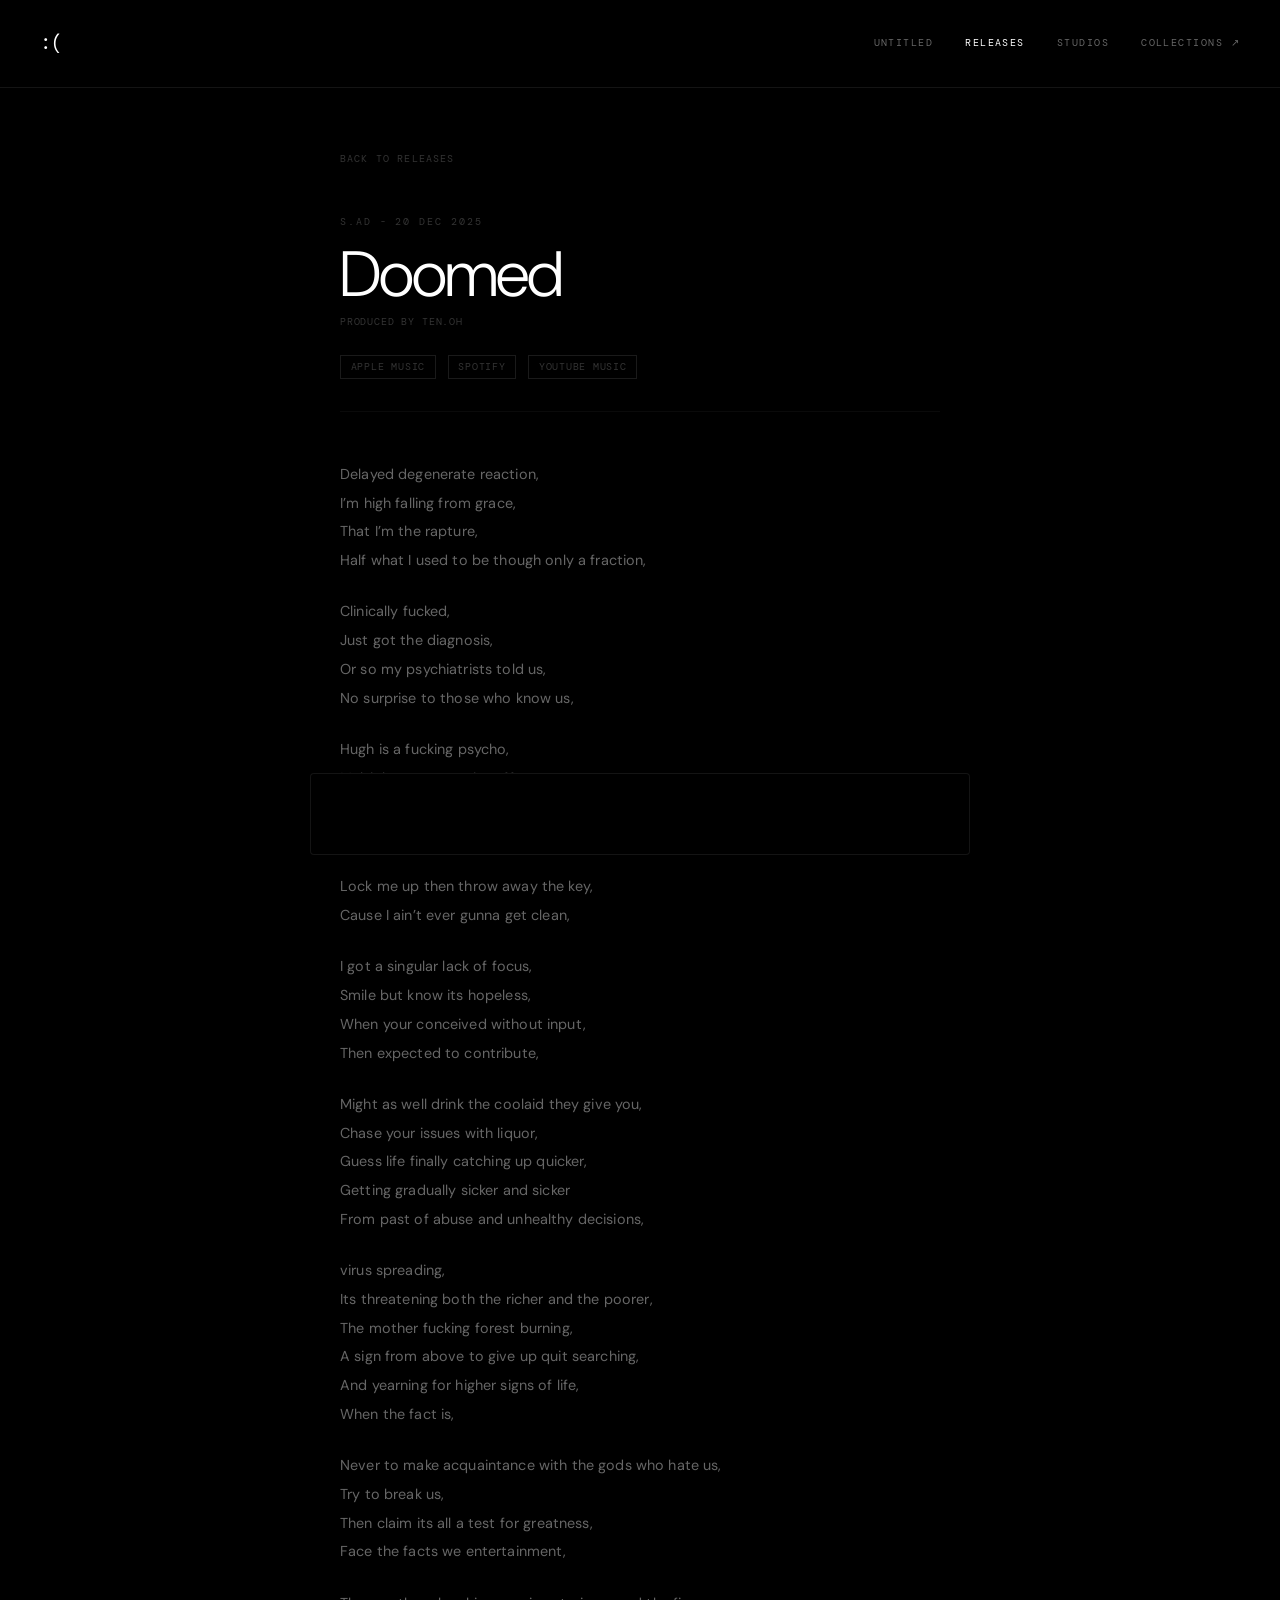
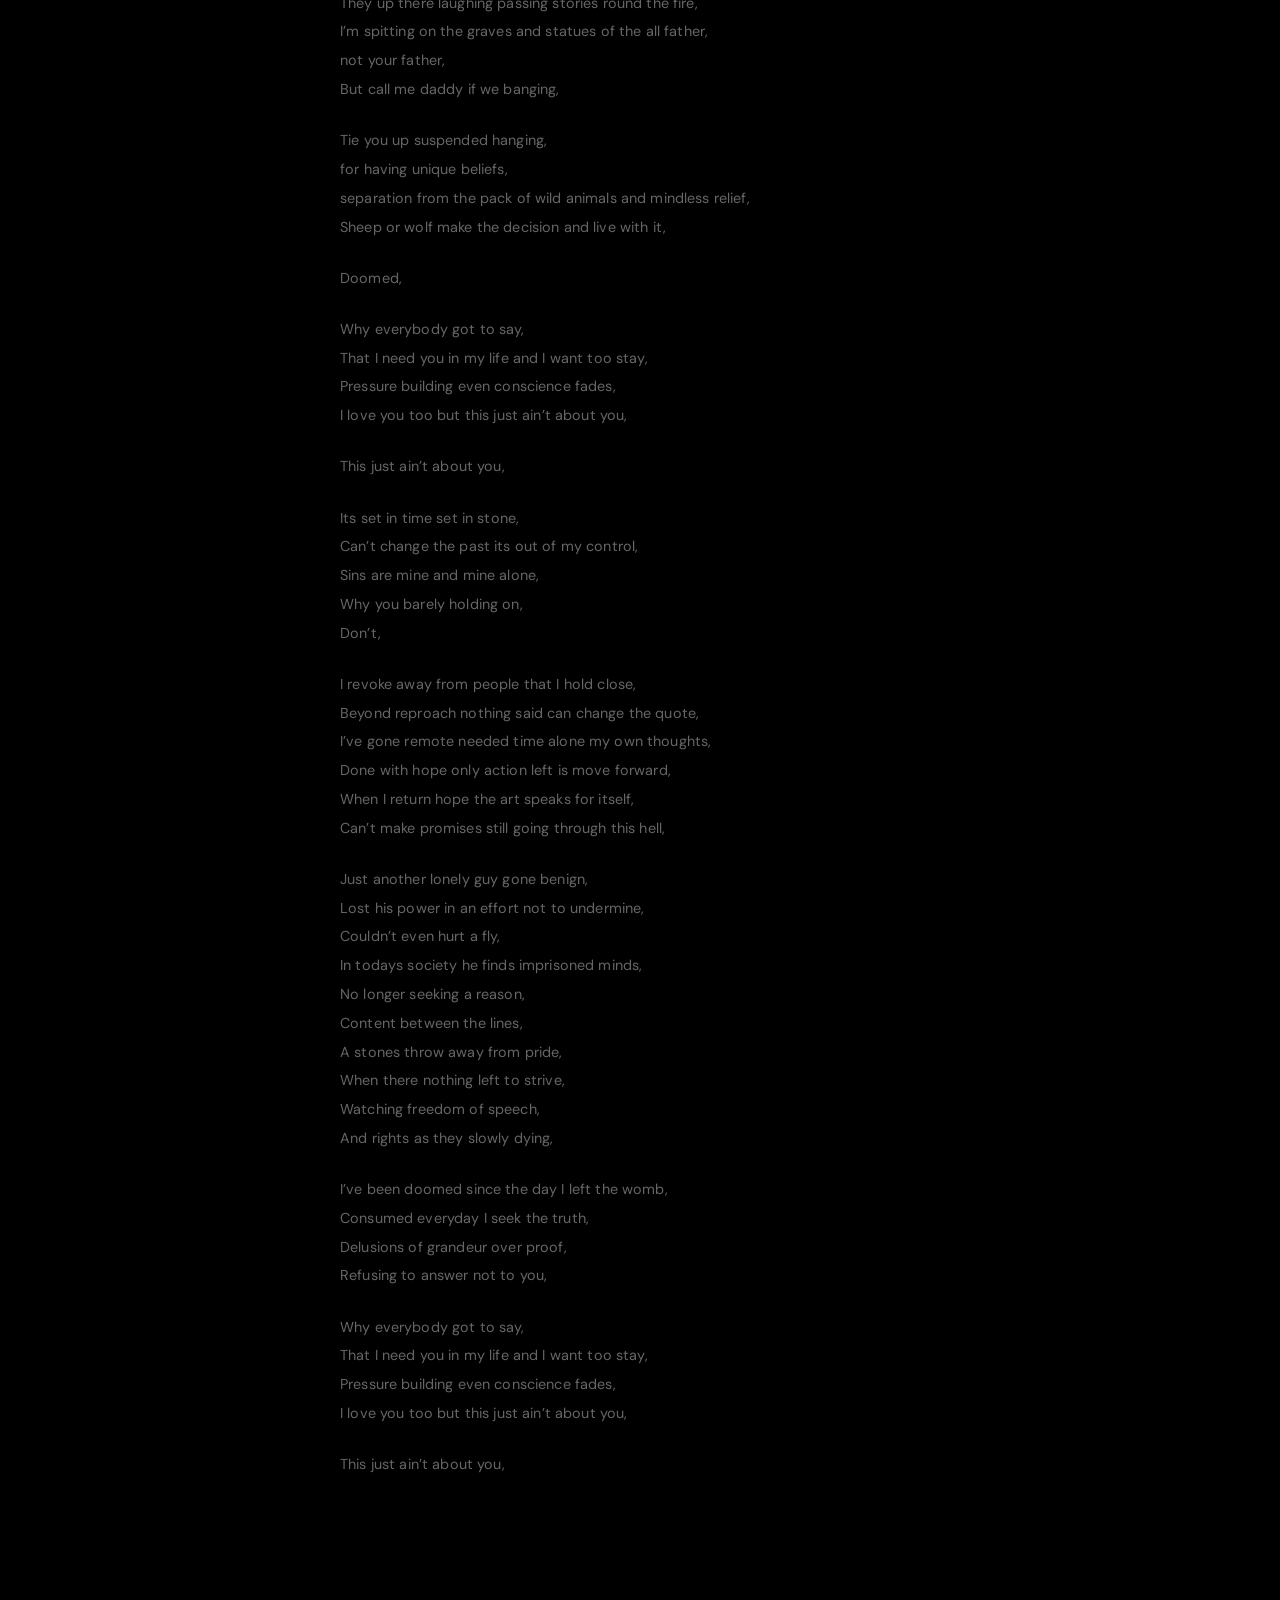
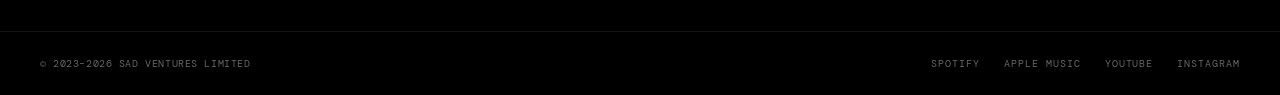
<file: lyrics/doomed/index.html>
<!DOCTYPE html>
<html lang="en">
<head>
  <meta charset="UTF-8">
  <meta name="viewport" content="width=device-width, initial-scale=1.0">
  <title>Doomed Lyrics - S.AD</title>
  <meta name="description" content="Lyrics for Doomed by S.AD.">
  <link rel="canonical" href="https://trulysad.com/lyrics/doomed/">
  <link rel="icon" href="data:image/svg+xml,<svg xmlns='http://www.w3.org/2000/svg' viewBox='0 0 100 100'><rect width='100' height='100' fill='black'/><text y='78' x='50' font-size='72' text-anchor='middle' fill='white' font-family='monospace'>:(</text></svg>">
  <script async src="https://www.googletagmanager.com/gtag/js?id=G-EV2ME4P7XY"></script>
  <script>window.dataLayer=window.dataLayer||[];function gtag(){dataLayer.push(arguments);}gtag('js',new Date());gtag('config','G-EV2ME4P7XY');</script>
  <link rel="preconnect" href="https://fonts.googleapis.com">
  <link rel="preconnect" href="https://fonts.gstatic.com" crossorigin>
  <link href="https://fonts.googleapis.com/css2?family=DM+Mono:wght@300;400;500&family=DM+Sans:wght@300;400;500&display=swap" rel="stylesheet">
  <link rel="stylesheet" href="/assets/sad.css">
</head>
<body><nav class="nav">
  <a class="wordmark" href="/">:(</a>
  <div class="nav-links">
    <a class="nav-link" href="/untitled/">Untitled</a>
    <a class="nav-link active" href="/releases/">Releases</a>
    <a class="nav-link" href="/studios/">Studios</a>
    <a class="nav-link external" href="https://sadcollection.com" target="_blank" rel="noopener">Collections</a>
  </div>
  <button class="hamburger" id="hamburger" onclick="toggleMenu()" aria-label="Menu">
    <span></span><span></span><span></span>
  </button>
</nav>
<div class="mobile-menu" id="mobile-menu">
  <a class="nav-link" href="/untitled/">Untitled</a>
  <a class="nav-link" href="/releases/">Releases</a>
  <a class="nav-link" href="/studios/">Studios</a>
  <a class="nav-link external" href="https://sadcollection.com" target="_blank" rel="noopener">Collections</a>
</div>
<main>
  <div class="lyrics-wrap fade-in">
    <a class="back-link" href="/releases/">Back to Releases</a>
    <div class="track-eyebrow">S.AD - 20 Dec 2025</div>
    <div class="track-title">Doomed</div>
    <div class="track-credits">Produced by Ten.Oh</div>
    <div class="lyrics-dsp-section">
      <div class="dsp-links">
        <a class="dsp-link" href="https://music.apple.com/nz/album/doomed-single/1857787358" target="_blank" rel="noopener">Apple Music</a>
        <a class="dsp-link" href="https://open.spotify.com/album/4nYMESdOzmcIJNObmPqyhc?si=f96bEayIQJ600g6p69jRtQ" target="_blank" rel="noopener">Spotify</a>
        <a class="dsp-link" href="https://music.youtube.com/watch?v=t-AAdjbOYi4&si=Q9f-kOziiAIM1yKs" target="_blank" rel="noopener">Youtube Music</a>
      </div>
    </div>
    <div class="lyrics-body"><span class="lyric-line">Delayed degenerate reaction,</span><span class="lyric-line">I’m high falling from grace,</span><span class="lyric-line">That I’m the rapture,</span><span class="lyric-line">Half what I used to be though only a fraction,</span><span class="lyric-break"></span><span class="lyric-line">Clinically fucked,</span><span class="lyric-line">Just got the diagnosis,</span><span class="lyric-line">Or so my psychiatrists told us,</span><span class="lyric-line">No surprise to those who know us,</span><span class="lyric-break"></span><span class="lyric-line">Hugh is a fucking psycho,</span><span class="lyric-line">Multiple persona write offs,</span><span class="lyric-line">Drug abusing messiah,</span><span class="lyric-line">Bipolar without the high notes,</span><span class="lyric-break"></span><span class="lyric-line">Lock me up then throw away the key,</span><span class="lyric-line">Cause I ain’t ever gunna get clean,</span><span class="lyric-break"></span><span class="lyric-line">I got a singular lack of focus,</span><span class="lyric-line">Smile but know its hopeless,</span><span class="lyric-line">When your conceived without input,</span><span class="lyric-line">Then expected to contribute,</span><span class="lyric-break"></span><span class="lyric-line">Might as well drink the coolaid they give you,</span><span class="lyric-line">Chase your issues with liquor,</span><span class="lyric-line">Guess life finally catching up quicker,</span><span class="lyric-line">Getting gradually sicker and sicker</span><span class="lyric-line">From past of abuse and unhealthy decisions,</span><span class="lyric-break"></span><span class="lyric-line">virus spreading,</span><span class="lyric-line">Its threatening both the richer and the poorer,</span><span class="lyric-line">The mother fucking forest burning,</span><span class="lyric-line">A sign from above to give up quit searching,</span><span class="lyric-line">And yearning for higher signs of life,</span><span class="lyric-line">When the fact is,</span><span class="lyric-break"></span><span class="lyric-line">Never to make acquaintance with the gods who hate us,</span><span class="lyric-line">Try to break us,</span><span class="lyric-line">Then claim its all a test for greatness,</span><span class="lyric-line">Face the facts we entertainment,</span><span class="lyric-break"></span><span class="lyric-line">They up there laughing passing stories round the fire,</span><span class="lyric-line">I’m spitting on the graves and statues of the all father,</span><span class="lyric-line">not your father,</span><span class="lyric-line">But call me daddy if we banging,</span><span class="lyric-break"></span><span class="lyric-line">Tie you up suspended hanging,</span><span class="lyric-line">for having unique beliefs,</span><span class="lyric-line">separation from the pack of wild animals and mindless relief,</span><span class="lyric-line">Sheep or wolf make the decision and live with it,</span><span class="lyric-break"></span><span class="lyric-line">Doomed,</span><span class="lyric-break"></span><span class="lyric-line">Why everybody got to say,</span><span class="lyric-line">That I need you in my life and I want too stay,</span><span class="lyric-line">Pressure building even conscience fades,</span><span class="lyric-line">I love you too but this just ain’t about you,</span><span class="lyric-break"></span><span class="lyric-line">This just ain’t about you,</span><span class="lyric-break"></span><span class="lyric-line">Its set in time set in stone,</span><span class="lyric-line">Can’t change the past its out of my control,</span><span class="lyric-line">Sins are mine and mine alone,</span><span class="lyric-line">Why you barely holding on,</span><span class="lyric-line">Don’t,</span><span class="lyric-break"></span><span class="lyric-line">I revoke away from people that I hold close,</span><span class="lyric-line">Beyond reproach nothing said can change the quote,</span><span class="lyric-line">I’ve gone remote needed time alone my own thoughts,</span><span class="lyric-line">Done with hope only action left is move forward,</span><span class="lyric-line">When I return hope the art speaks for itself,</span><span class="lyric-line">Can’t make promises still going through this hell,</span><span class="lyric-break"></span><span class="lyric-line">Just another lonely guy gone benign,</span><span class="lyric-line">Lost his power in an effort not to undermine,</span><span class="lyric-line">Couldn’t even hurt a fly,</span><span class="lyric-line">In todays society he finds imprisoned minds,</span><span class="lyric-line">No longer seeking a reason,</span><span class="lyric-line">Content between the lines,</span><span class="lyric-line">A stones throw away from pride,</span><span class="lyric-line">When there nothing left to strive,</span><span class="lyric-line">Watching freedom of speech,</span><span class="lyric-line">And rights as they slowly dying,</span><span class="lyric-break"></span><span class="lyric-line">I’ve been doomed since the day I left the womb,</span><span class="lyric-line">Consumed everyday I seek the truth,</span><span class="lyric-line">Delusions of grandeur over proof,</span><span class="lyric-line">Refusing to answer not to you,</span><span class="lyric-break"></span><span class="lyric-line">Why everybody got to say,</span><span class="lyric-line">That I need you in my life and I want too stay,</span><span class="lyric-line">Pressure building even conscience fades,</span><span class="lyric-line">I love you too but this just ain’t about you,</span><span class="lyric-break"></span><span class="lyric-line">This just ain’t about you,</span></div>
  </div>
</main>
<div class="player-bar">
  <iframe src="https://open.spotify.com/embed/album/4nYMESdOzmcIJNObmPqyhc?utm_source=generator&theme=0"
    width="100%" height="80" frameborder="0" allowtransparency="true" allow="autoplay; clipboard-write; encrypted-media; fullscreen; picture-in-picture"
    loading="lazy"></iframe>
</div>
<footer class="footer">
  <div class="footer-copy">© 2023–2026 SAD Ventures Limited</div>
  <div class="footer-links">
    <a class="footer-link" href="https://open.spotify.com/artist/5hGsyji228sxPvOgRmqB62?si=cnXK65KESEeiuKkkVc1ieQ" target="_blank" rel="noopener">Spotify</a>
    <a class="footer-link" href="https://music.apple.com/nz/artist/s-ad/1810440438" target="_blank" rel="noopener">Apple Music</a>
    <a class="footer-link" href="https://www.youtube.com/channel/UClng_uh6ncoHfBFMhzNdmZw" target="_blank" rel="noopener">Youtube</a>
    <a class="footer-link" href="https://www.instagram.com/_trulysad/" target="_blank" rel="noopener">Instagram</a>
  </div>
</footer><script>
  function toggleMenu(){document.getElementById('hamburger').classList.toggle('open');document.getElementById('mobile-menu').classList.toggle('open');}
  function closeMenu(){document.getElementById('hamburger').classList.remove('open');document.getElementById('mobile-menu').classList.remove('open');}
</script></body></html>
</file>
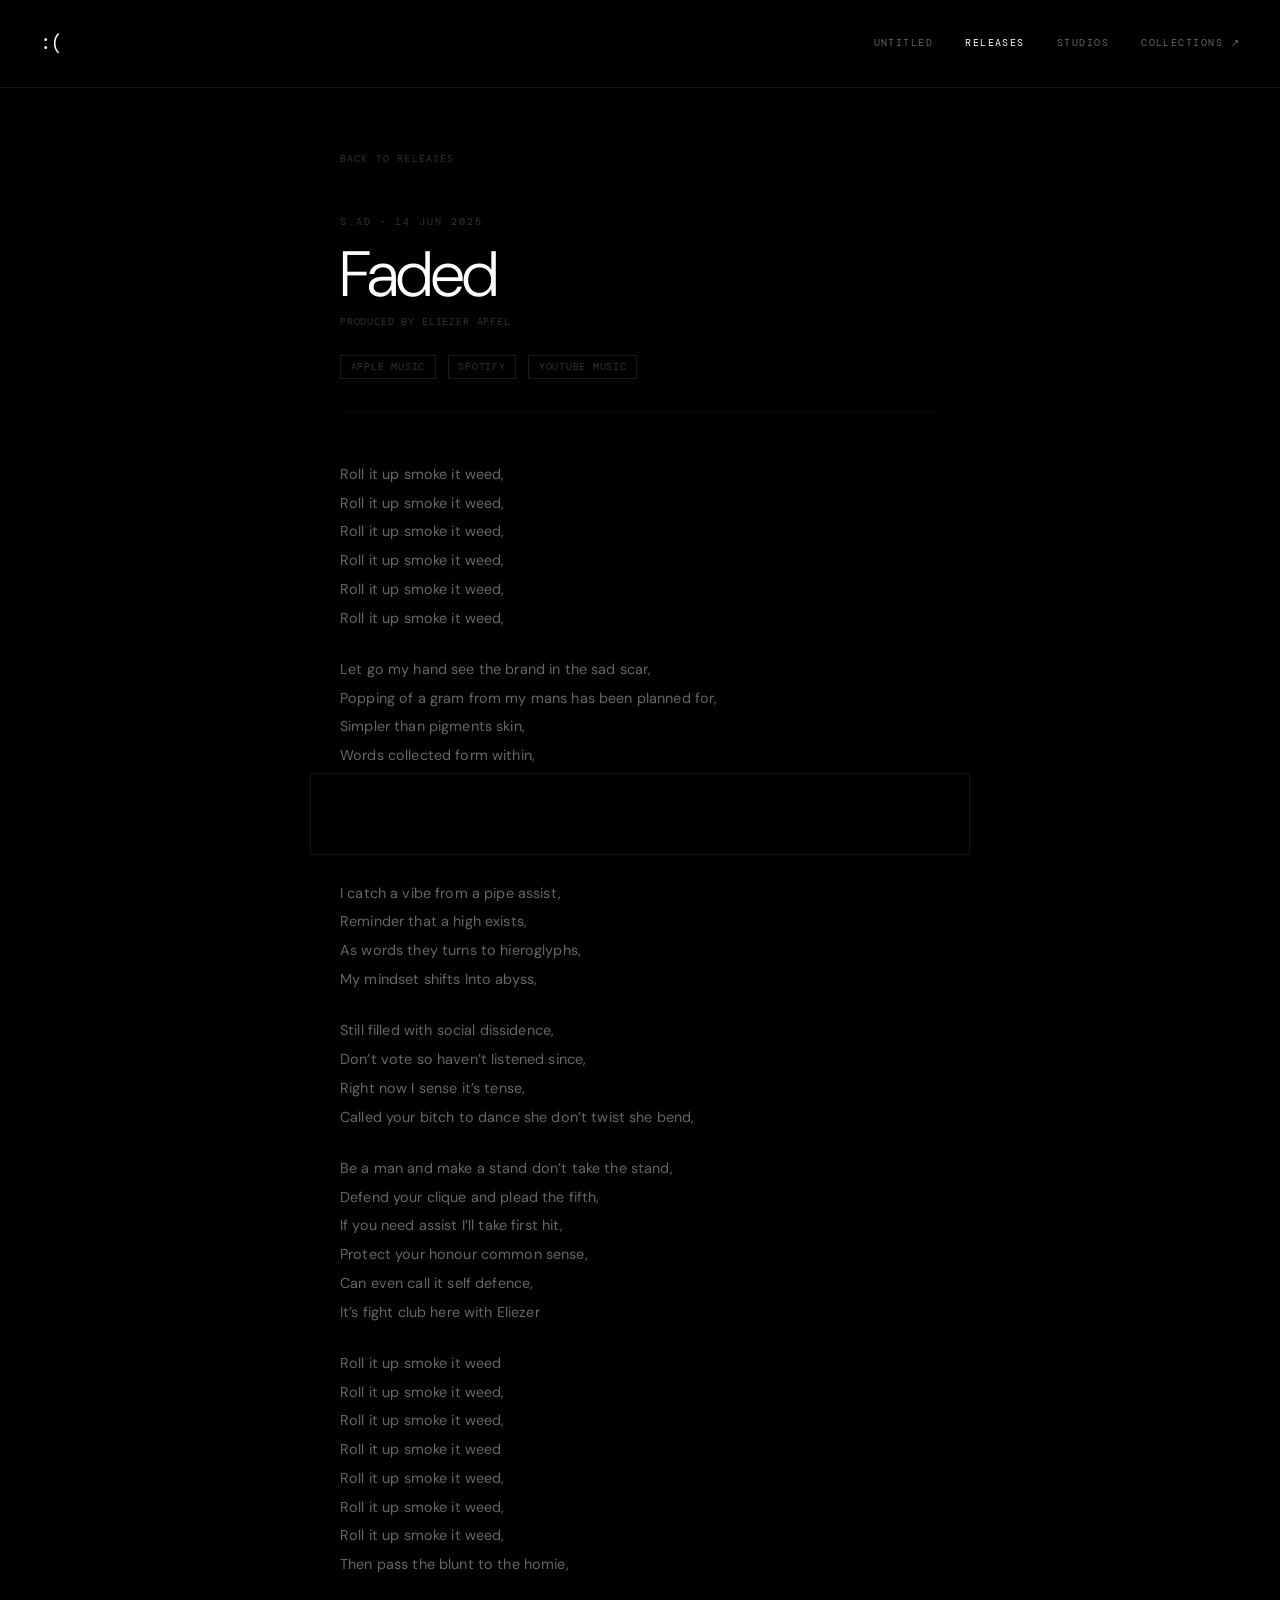
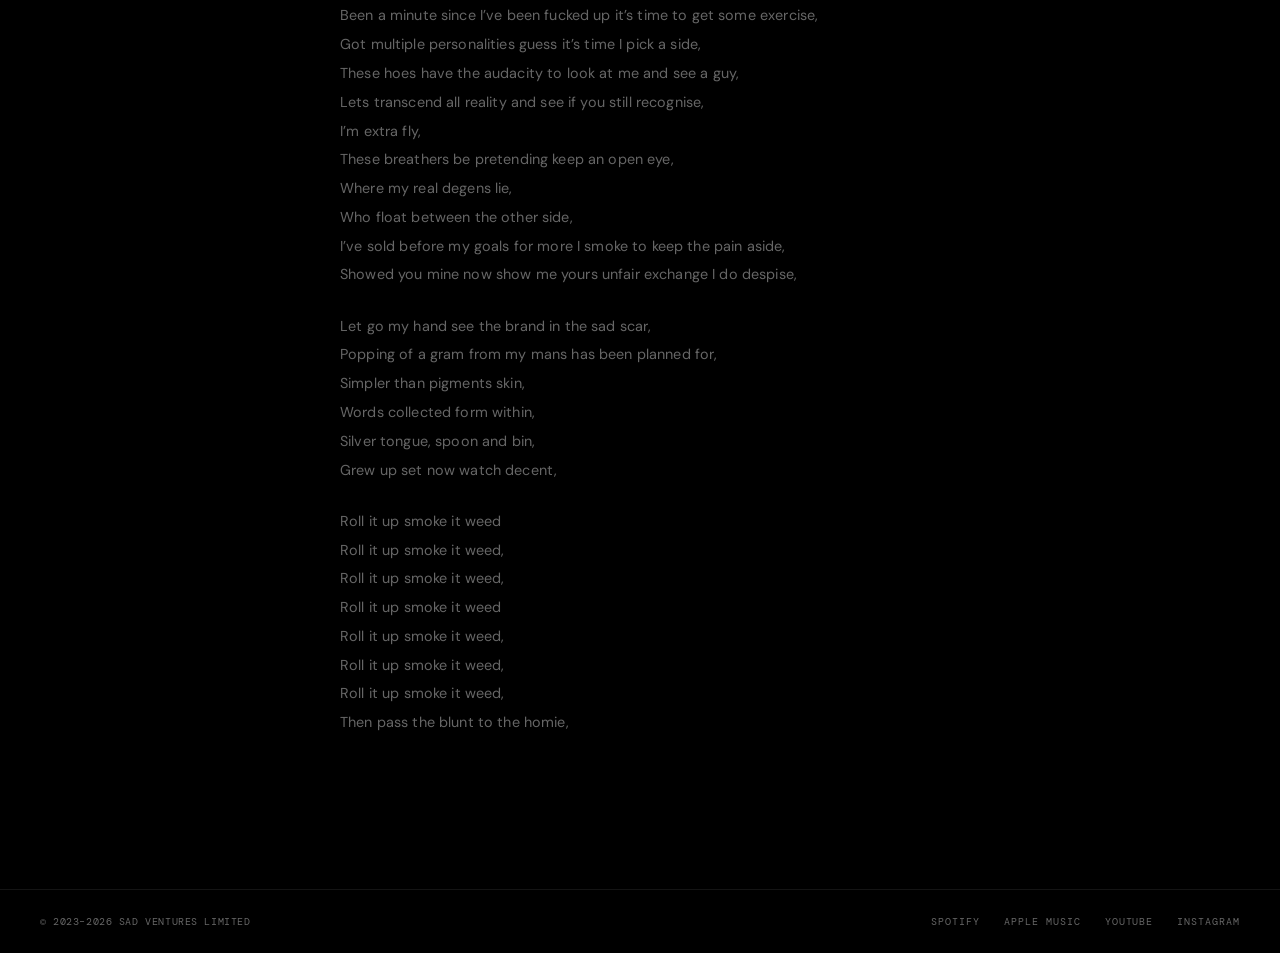
<file: lyrics/faded/index.html>
<!DOCTYPE html>
<html lang="en">
<head>
  <meta charset="UTF-8">
  <meta name="viewport" content="width=device-width, initial-scale=1.0">
  <title>Faded Lyrics - S.AD</title>
  <meta name="description" content="Lyrics for Faded by S.AD.">
  <link rel="canonical" href="https://trulysad.com/lyrics/faded/">
  <link rel="icon" href="data:image/svg+xml,<svg xmlns='http://www.w3.org/2000/svg' viewBox='0 0 100 100'><rect width='100' height='100' fill='black'/><text y='78' x='50' font-size='72' text-anchor='middle' fill='white' font-family='monospace'>:(</text></svg>">
  <script async src="https://www.googletagmanager.com/gtag/js?id=G-EV2ME4P7XY"></script>
  <script>window.dataLayer=window.dataLayer||[];function gtag(){dataLayer.push(arguments);}gtag('js',new Date());gtag('config','G-EV2ME4P7XY');</script>
  <link rel="preconnect" href="https://fonts.googleapis.com">
  <link rel="preconnect" href="https://fonts.gstatic.com" crossorigin>
  <link href="https://fonts.googleapis.com/css2?family=DM+Mono:wght@300;400;500&family=DM+Sans:wght@300;400;500&display=swap" rel="stylesheet">
  <link rel="stylesheet" href="/assets/sad.css">
</head>
<body><nav class="nav">
  <a class="wordmark" href="/">:(</a>
  <div class="nav-links">
    <a class="nav-link" href="/untitled/">Untitled</a>
    <a class="nav-link active" href="/releases/">Releases</a>
    <a class="nav-link" href="/studios/">Studios</a>
    <a class="nav-link external" href="https://sadcollection.com" target="_blank" rel="noopener">Collections</a>
  </div>
  <button class="hamburger" id="hamburger" onclick="toggleMenu()" aria-label="Menu">
    <span></span><span></span><span></span>
  </button>
</nav>
<div class="mobile-menu" id="mobile-menu">
  <a class="nav-link" href="/untitled/">Untitled</a>
  <a class="nav-link" href="/releases/">Releases</a>
  <a class="nav-link" href="/studios/">Studios</a>
  <a class="nav-link external" href="https://sadcollection.com" target="_blank" rel="noopener">Collections</a>
</div>
<main>
  <div class="lyrics-wrap fade-in">
    <a class="back-link" href="/releases/">Back to Releases</a>
    <div class="track-eyebrow">S.AD - 14 Jun 2025</div>
    <div class="track-title">Faded</div>
    <div class="track-credits">Produced by Eliezer Apfel</div>
    <div class="lyrics-dsp-section">
      <div class="dsp-links">
        <a class="dsp-link" href="https://music.apple.com/nz/album/faded-single/1817879772" target="_blank" rel="noopener">Apple Music</a>
        <a class="dsp-link" href="https://open.spotify.com/album/4bs9oY2ZYgCP5b5SqkbSwZ?si=UrKWTs26Rv-5VmlgYreOrw" target="_blank" rel="noopener">Spotify</a>
        <a class="dsp-link" href="https://music.youtube.com/watch?v=D2KdT8dgvHg&si=zJ9NpXqVRZ5toMvZ" target="_blank" rel="noopener">Youtube Music</a>
      </div>
    </div>
    <div class="lyrics-body"><span class="lyric-line">Roll it up smoke it weed,</span><span class="lyric-line">Roll it up smoke it weed,</span><span class="lyric-line">Roll it up smoke it weed,</span><span class="lyric-line">Roll it up smoke it weed,</span><span class="lyric-line">Roll it up smoke it weed,</span><span class="lyric-line">Roll it up smoke it weed,</span><span class="lyric-break"></span><span class="lyric-line">Let go my hand see the brand in the sad scar,</span><span class="lyric-line">Popping of a gram from my mans has been planned for,</span><span class="lyric-line">Simpler than pigments skin,</span><span class="lyric-line">Words collected form within,</span><span class="lyric-line">Silver tongue, spoon and bin,</span><span class="lyric-line">Grew up set now watch decent,</span><span class="lyric-line">In booths I vent from sins repent,</span><span class="lyric-break"></span><span class="lyric-line">I catch a vibe from a pipe assist,</span><span class="lyric-line">Reminder that a high exists,</span><span class="lyric-line">As words they turns to hieroglyphs,</span><span class="lyric-line">My mindset shifts Into abyss,</span><span class="lyric-break"></span><span class="lyric-line">Still filled with social dissidence,</span><span class="lyric-line">Don’t vote so haven’t listened since,</span><span class="lyric-line">Right now I sense it’s tense,</span><span class="lyric-line">Called your bitch to dance she don’t twist she bend,</span><span class="lyric-break"></span><span class="lyric-line">Be a man and make a stand don’t take the stand,</span><span class="lyric-line">Defend your clique and plead the fifth,</span><span class="lyric-line">If you need assist I’ll take first hit,</span><span class="lyric-line">Protect your honour common sense,</span><span class="lyric-line">Can even call it self defence,</span><span class="lyric-line">It’s fight club here with Eliezer</span><span class="lyric-break"></span><span class="lyric-line">Roll it up smoke it weed</span><span class="lyric-line">Roll it up smoke it weed,</span><span class="lyric-line">Roll it up smoke it weed,</span><span class="lyric-line">Roll it up smoke it weed</span><span class="lyric-line">Roll it up smoke it weed,</span><span class="lyric-line">Roll it up smoke it weed,</span><span class="lyric-line">Roll it up smoke it weed,</span><span class="lyric-line">Then pass the blunt to the homie,</span><span class="lyric-break"></span><span class="lyric-line">Been a minute since I’ve been fucked up it’s time to get some exercise,</span><span class="lyric-line">Got multiple personalities guess it’s time I pick a side,</span><span class="lyric-line">These hoes have the audacity to look at me and see a guy,</span><span class="lyric-line">Lets transcend all reality and see if you still recognise,</span><span class="lyric-line">I’m extra fly,</span><span class="lyric-line">These breathers be pretending keep an open eye,</span><span class="lyric-line">Where my real degens lie,</span><span class="lyric-line">Who float between the other side,</span><span class="lyric-line">I’ve sold before my goals for more I smoke to keep the pain aside,</span><span class="lyric-line">Showed you mine now show me yours unfair exchange I do despise,</span><span class="lyric-break"></span><span class="lyric-line">Let go my hand see the brand in the sad scar,</span><span class="lyric-line">Popping of a gram from my mans has been planned for,</span><span class="lyric-line">Simpler than pigments skin,</span><span class="lyric-line">Words collected form within,</span><span class="lyric-line">Silver tongue, spoon and bin,</span><span class="lyric-line">Grew up set now watch decent,</span><span class="lyric-break"></span><span class="lyric-line">Roll it up smoke it weed</span><span class="lyric-line">Roll it up smoke it weed,</span><span class="lyric-line">Roll it up smoke it weed,</span><span class="lyric-line">Roll it up smoke it weed</span><span class="lyric-line">Roll it up smoke it weed,</span><span class="lyric-line">Roll it up smoke it weed,</span><span class="lyric-line">Roll it up smoke it weed,</span><span class="lyric-line">Then pass the blunt to the homie,</span></div>
  </div>
</main>
<div class="player-bar">
  <iframe src="https://open.spotify.com/embed/album/4bs9oY2ZYgCP5b5SqkbSwZ?utm_source=generator&theme=0"
    width="100%" height="80" frameborder="0" allowtransparency="true" allow="autoplay; clipboard-write; encrypted-media; fullscreen; picture-in-picture"
    loading="lazy"></iframe>
</div>
<footer class="footer">
  <div class="footer-copy">© 2023–2026 SAD Ventures Limited</div>
  <div class="footer-links">
    <a class="footer-link" href="https://open.spotify.com/artist/5hGsyji228sxPvOgRmqB62?si=cnXK65KESEeiuKkkVc1ieQ" target="_blank" rel="noopener">Spotify</a>
    <a class="footer-link" href="https://music.apple.com/nz/artist/s-ad/1810440438" target="_blank" rel="noopener">Apple Music</a>
    <a class="footer-link" href="https://www.youtube.com/channel/UClng_uh6ncoHfBFMhzNdmZw" target="_blank" rel="noopener">Youtube</a>
    <a class="footer-link" href="https://www.instagram.com/_trulysad/" target="_blank" rel="noopener">Instagram</a>
  </div>
</footer><script>
  function toggleMenu(){document.getElementById('hamburger').classList.toggle('open');document.getElementById('mobile-menu').classList.toggle('open');}
  function closeMenu(){document.getElementById('hamburger').classList.remove('open');document.getElementById('mobile-menu').classList.remove('open');}
</script></body></html>
</file>
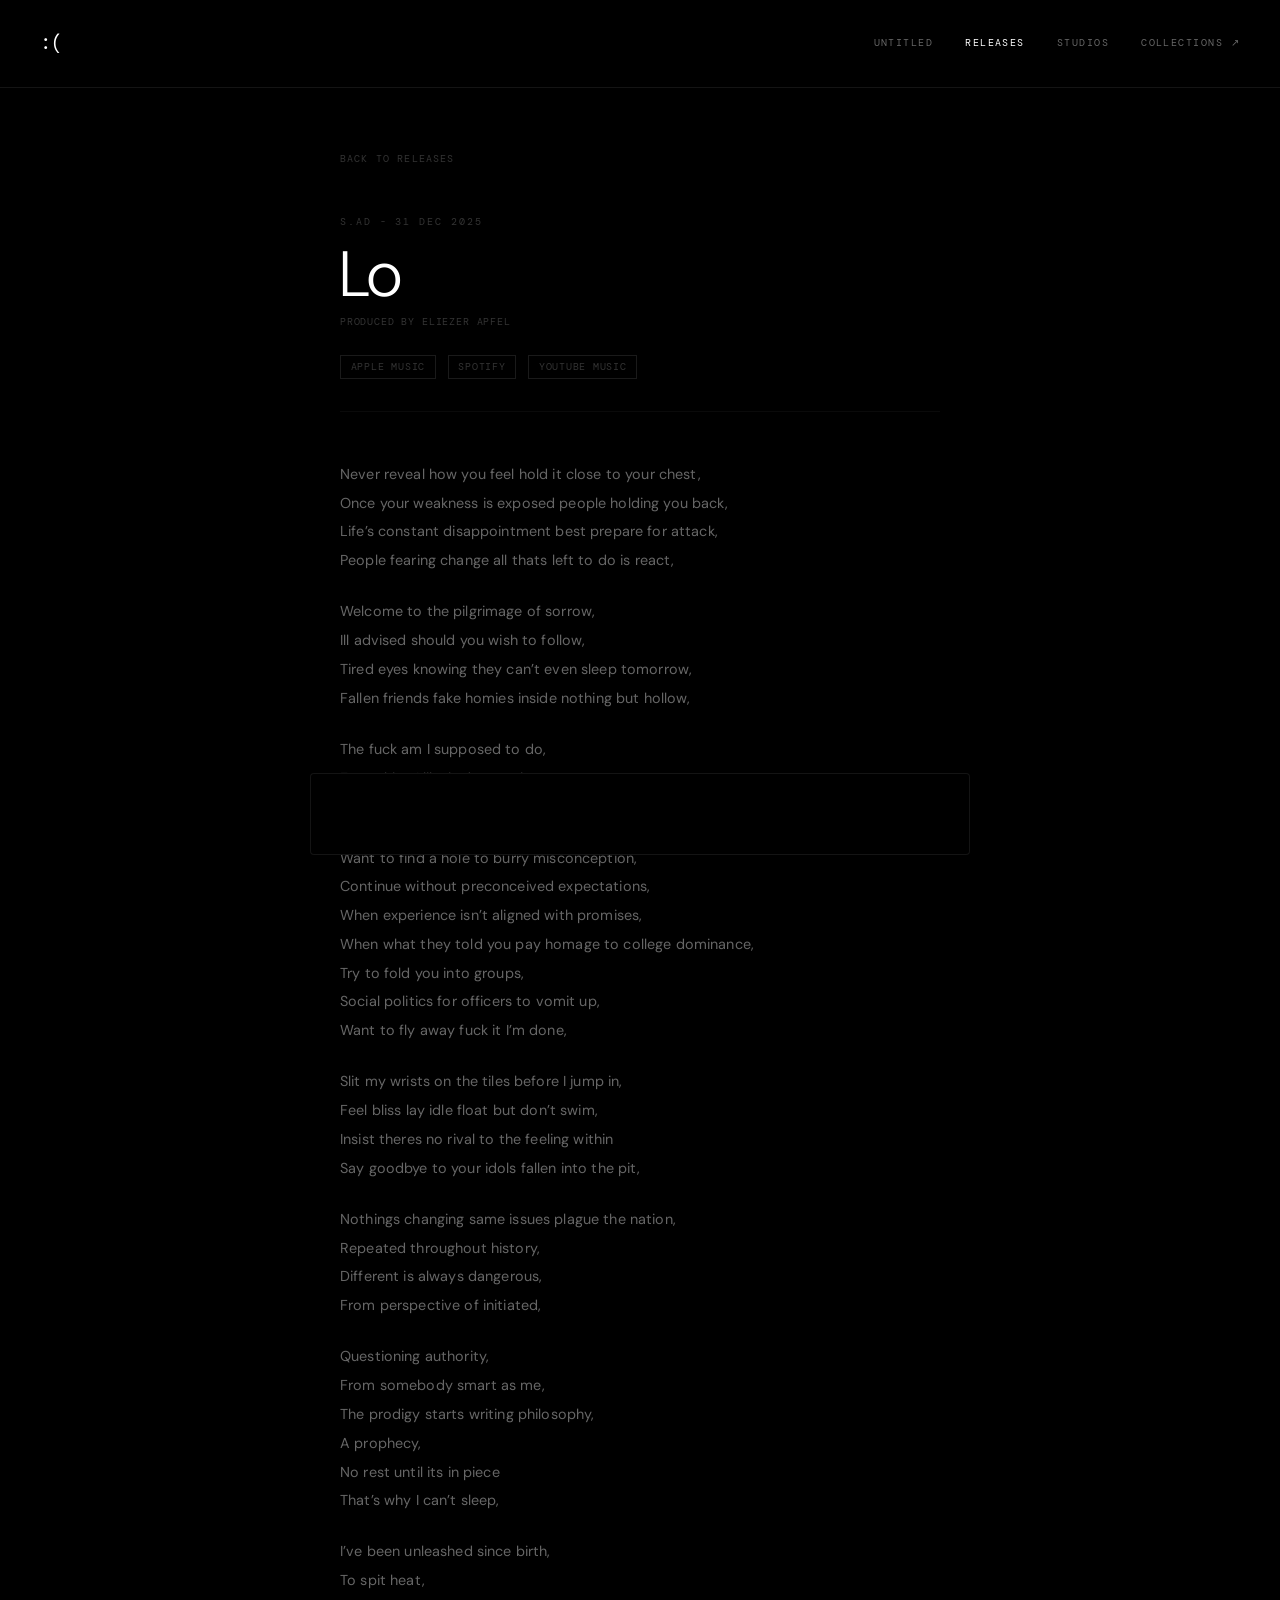
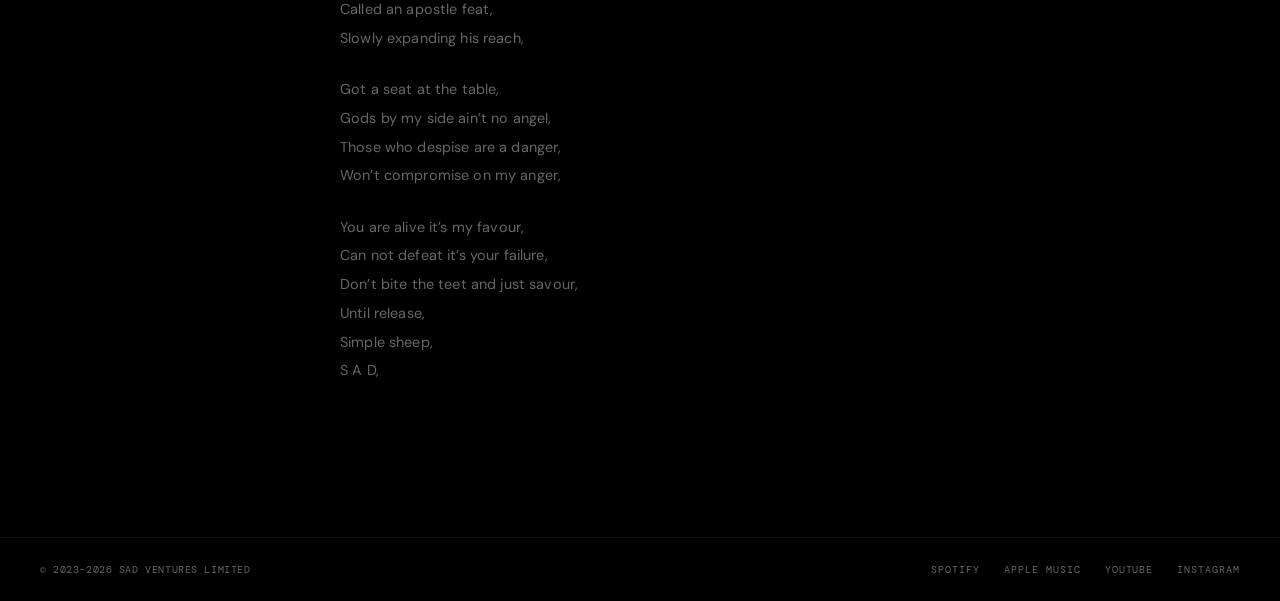
<file: lyrics/lo/index.html>
<!DOCTYPE html>
<html lang="en">
<head>
  <meta charset="UTF-8">
  <meta name="viewport" content="width=device-width, initial-scale=1.0">
  <title>Lo Lyrics - S.AD</title>
  <meta name="description" content="Lyrics for Lo by S.AD.">
  <link rel="canonical" href="https://trulysad.com/lyrics/lo/">
  <link rel="icon" href="data:image/svg+xml,<svg xmlns='http://www.w3.org/2000/svg' viewBox='0 0 100 100'><rect width='100' height='100' fill='black'/><text y='78' x='50' font-size='72' text-anchor='middle' fill='white' font-family='monospace'>:(</text></svg>">
  <script async src="https://www.googletagmanager.com/gtag/js?id=G-EV2ME4P7XY"></script>
  <script>window.dataLayer=window.dataLayer||[];function gtag(){dataLayer.push(arguments);}gtag('js',new Date());gtag('config','G-EV2ME4P7XY');</script>
  <link rel="preconnect" href="https://fonts.googleapis.com">
  <link rel="preconnect" href="https://fonts.gstatic.com" crossorigin>
  <link href="https://fonts.googleapis.com/css2?family=DM+Mono:wght@300;400;500&family=DM+Sans:wght@300;400;500&display=swap" rel="stylesheet">
  <link rel="stylesheet" href="/assets/sad.css">
</head>
<body><nav class="nav">
  <a class="wordmark" href="/">:(</a>
  <div class="nav-links">
    <a class="nav-link" href="/untitled/">Untitled</a>
    <a class="nav-link active" href="/releases/">Releases</a>
    <a class="nav-link" href="/studios/">Studios</a>
    <a class="nav-link external" href="https://sadcollection.com" target="_blank" rel="noopener">Collections</a>
  </div>
  <button class="hamburger" id="hamburger" onclick="toggleMenu()" aria-label="Menu">
    <span></span><span></span><span></span>
  </button>
</nav>
<div class="mobile-menu" id="mobile-menu">
  <a class="nav-link" href="/untitled/">Untitled</a>
  <a class="nav-link" href="/releases/">Releases</a>
  <a class="nav-link" href="/studios/">Studios</a>
  <a class="nav-link external" href="https://sadcollection.com" target="_blank" rel="noopener">Collections</a>
</div>
<main>
  <div class="lyrics-wrap fade-in">
    <a class="back-link" href="/releases/">Back to Releases</a>
    <div class="track-eyebrow">S.AD - 31 Dec 2025</div>
    <div class="track-title">Lo</div>
    <div class="track-credits">Produced by Eliezer Apfel</div>
    <div class="lyrics-dsp-section">
      <div class="dsp-links">
        <a class="dsp-link" href="https://music.apple.com/nz/album/lo-doomed-faded/1857636519" target="_blank" rel="noopener">Apple Music</a>
        <a class="dsp-link" href="https://open.spotify.com/album/3hVhExInvfNSkEo9ezOSsq?si=ISF3ClcPQaW6oba2GFgIyA" target="_blank" rel="noopener">Spotify</a>
        <a class="dsp-link" href="https://music.youtube.com/playlist?list=OLAK5uy_nYbVmqTYMdK_EiVigg9khaC9ZphlQp31g&si=aLBfmXzC4QC9SEoR" target="_blank" rel="noopener">Youtube Music</a>
      </div>
    </div>
    <div class="lyrics-body"><span class="lyric-line">Never reveal how you feel hold it close to your chest,</span><span class="lyric-line">Once your weakness is exposed people holding you back,</span><span class="lyric-line">Life’s constant disappointment best prepare for attack,</span><span class="lyric-line">People fearing change all thats left to do is react,</span><span class="lyric-break"></span><span class="lyric-line">Welcome to the pilgrimage of sorrow,</span><span class="lyric-line">Ill advised should you wish to follow,</span><span class="lyric-line">Tired eyes knowing they can’t even sleep tomorrow,</span><span class="lyric-line">Fallen friends fake homies inside nothing but hollow,</span><span class="lyric-break"></span><span class="lyric-line">The fuck am I supposed to do,</span><span class="lyric-line">Everything I like is destructive,</span><span class="lyric-line">When I don’t I give up quit,</span><span class="lyric-break"></span><span class="lyric-line">Want to find a hole to burry misconception,</span><span class="lyric-line">Continue without preconceived expectations,</span><span class="lyric-line">When experience isn’t aligned with promises,</span><span class="lyric-line">When what they told you pay homage to college dominance,</span><span class="lyric-line">Try to fold you into groups,</span><span class="lyric-line">Social politics for officers to vomit up,</span><span class="lyric-line">Want to fly away fuck it I’m done,</span><span class="lyric-break"></span><span class="lyric-line">Slit my wrists on the tiles before I jump in,</span><span class="lyric-line">Feel bliss lay idle float but don’t swim,</span><span class="lyric-line">Insist theres no rival to the feeling within</span><span class="lyric-line">Say goodbye to your idols fallen into the pit,</span><span class="lyric-break"></span><span class="lyric-line">Nothings changing same issues plague the nation,</span><span class="lyric-line">Repeated throughout history,</span><span class="lyric-line">Different is always dangerous,</span><span class="lyric-line">From perspective of initiated,</span><span class="lyric-break"></span><span class="lyric-line">Questioning authority,</span><span class="lyric-line">From somebody smart as me,</span><span class="lyric-line">The prodigy starts writing philosophy,</span><span class="lyric-line">A prophecy,</span><span class="lyric-line">No rest until its in piece</span><span class="lyric-line">That’s why I can’t sleep,</span><span class="lyric-break"></span><span class="lyric-line">I’ve been unleashed since birth,</span><span class="lyric-line">To spit heat,</span><span class="lyric-line">Called an apostle feat,</span><span class="lyric-line">Slowly expanding his reach,</span><span class="lyric-break"></span><span class="lyric-line">Got a seat at the table,</span><span class="lyric-line">Gods by my side ain’t no angel,</span><span class="lyric-line">Those who despise are a danger,</span><span class="lyric-line">Won’t compromise on my anger,</span><span class="lyric-break"></span><span class="lyric-line">You are alive it’s my favour,</span><span class="lyric-line">Can not defeat it’s your failure,</span><span class="lyric-line">Don’t bite the teet and just savour,</span><span class="lyric-line">Until release,</span><span class="lyric-line">Simple sheep,</span><span class="lyric-line">S A D,</span></div>
  </div>
</main>
<div class="player-bar">
  <iframe src="https://open.spotify.com/embed/album/3hVhExInvfNSkEo9ezOSsq?utm_source=generator&theme=0"
    width="100%" height="80" frameborder="0" allowtransparency="true" allow="autoplay; clipboard-write; encrypted-media; fullscreen; picture-in-picture"
    loading="lazy"></iframe>
</div>
<footer class="footer">
  <div class="footer-copy">© 2023–2026 SAD Ventures Limited</div>
  <div class="footer-links">
    <a class="footer-link" href="https://open.spotify.com/artist/5hGsyji228sxPvOgRmqB62?si=cnXK65KESEeiuKkkVc1ieQ" target="_blank" rel="noopener">Spotify</a>
    <a class="footer-link" href="https://music.apple.com/nz/artist/s-ad/1810440438" target="_blank" rel="noopener">Apple Music</a>
    <a class="footer-link" href="https://www.youtube.com/channel/UClng_uh6ncoHfBFMhzNdmZw" target="_blank" rel="noopener">Youtube</a>
    <a class="footer-link" href="https://www.instagram.com/_trulysad/" target="_blank" rel="noopener">Instagram</a>
  </div>
</footer><script>
  function toggleMenu(){document.getElementById('hamburger').classList.toggle('open');document.getElementById('mobile-menu').classList.toggle('open');}
  function closeMenu(){document.getElementById('hamburger').classList.remove('open');document.getElementById('mobile-menu').classList.remove('open');}
</script></body></html>
</file>
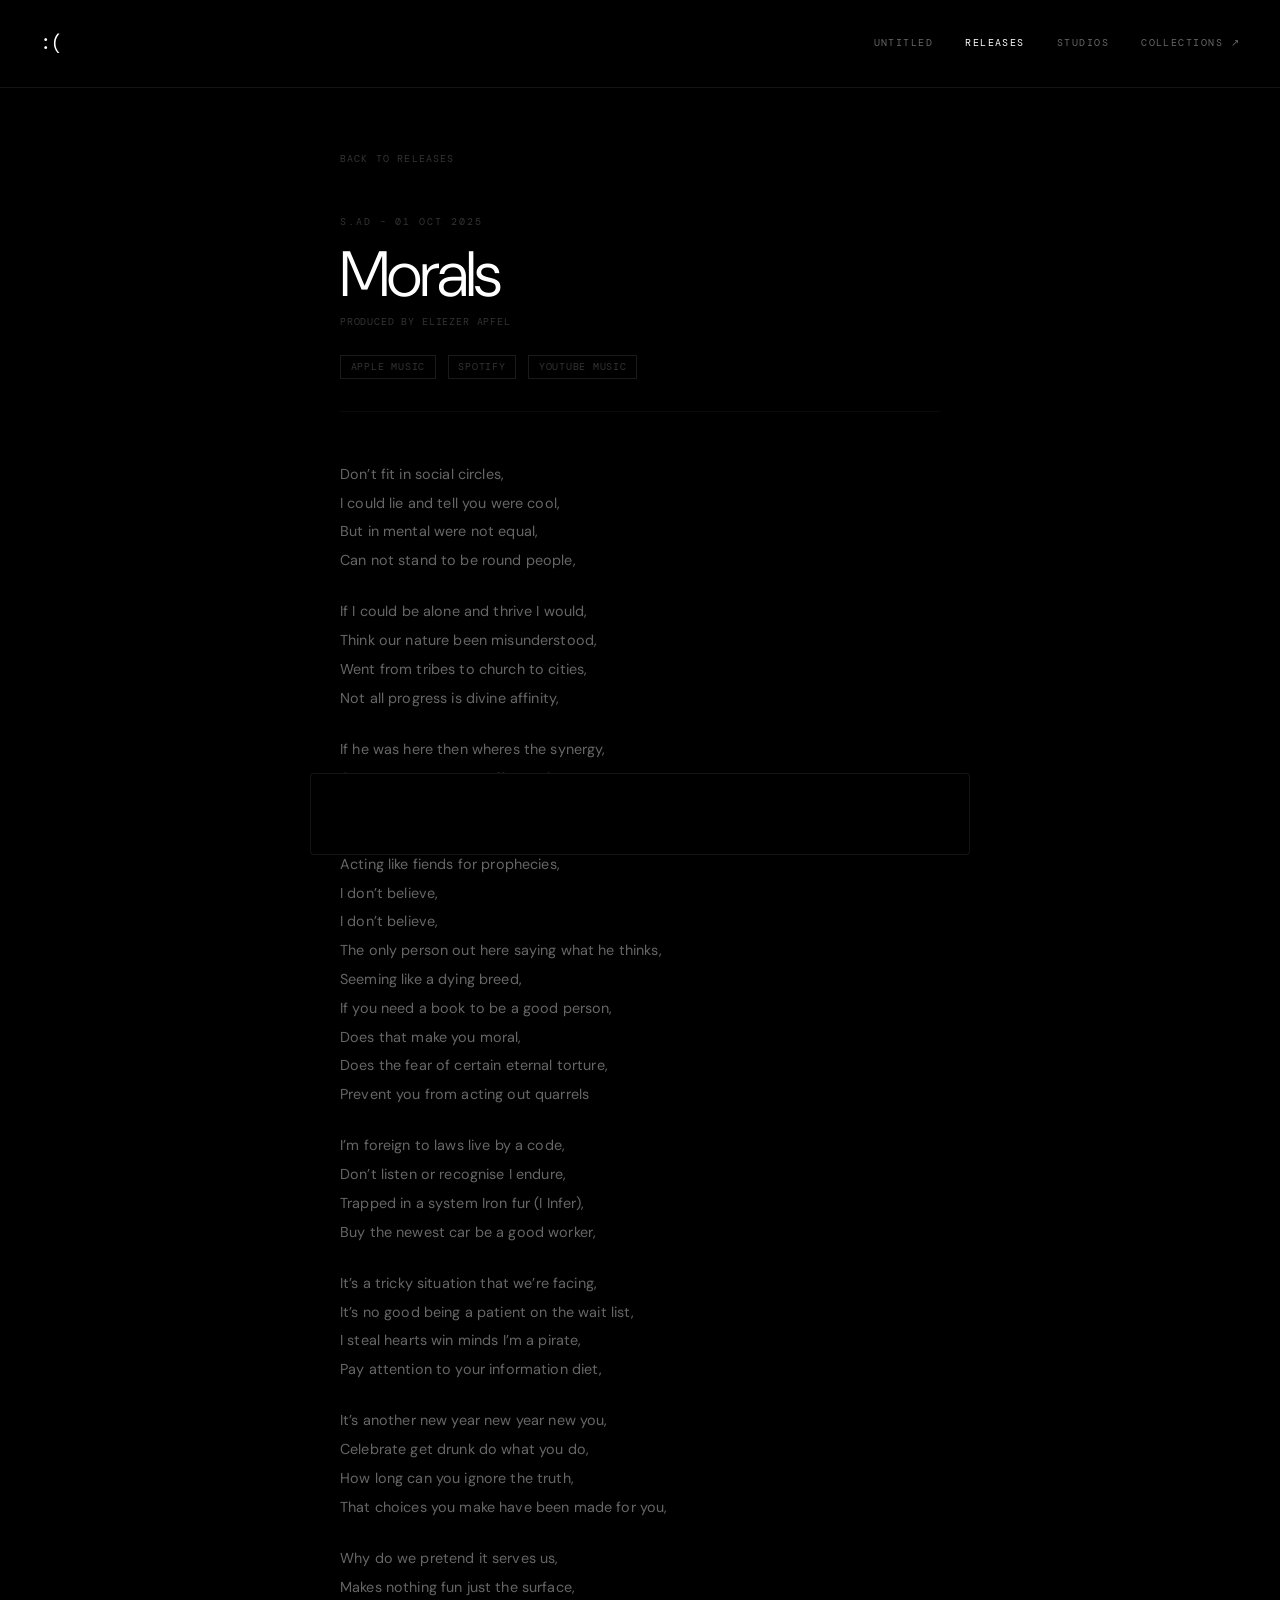
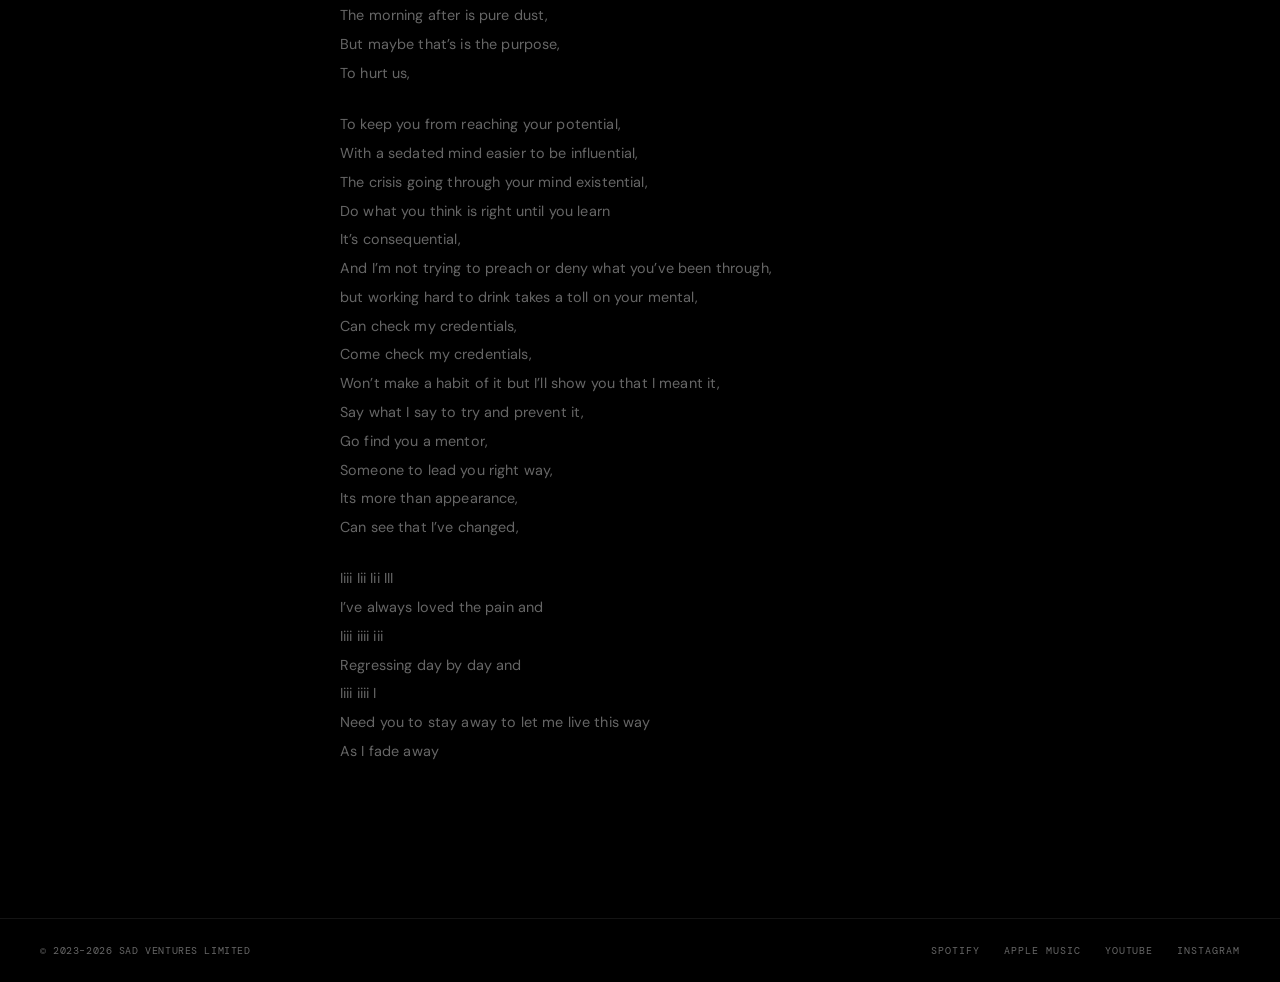
<file: lyrics/morals/index.html>
<!DOCTYPE html>
<html lang="en">
<head>
  <meta charset="UTF-8">
  <meta name="viewport" content="width=device-width, initial-scale=1.0">
  <title>Morals Lyrics - S.AD</title>
  <meta name="description" content="Lyrics for Morals by S.AD.">
  <link rel="canonical" href="https://trulysad.com/lyrics/morals/">
  <link rel="icon" href="data:image/svg+xml,<svg xmlns='http://www.w3.org/2000/svg' viewBox='0 0 100 100'><rect width='100' height='100' fill='black'/><text y='78' x='50' font-size='72' text-anchor='middle' fill='white' font-family='monospace'>:(</text></svg>">
  <script async src="https://www.googletagmanager.com/gtag/js?id=G-EV2ME4P7XY"></script>
  <script>window.dataLayer=window.dataLayer||[];function gtag(){dataLayer.push(arguments);}gtag('js',new Date());gtag('config','G-EV2ME4P7XY');</script>
  <link rel="preconnect" href="https://fonts.googleapis.com">
  <link rel="preconnect" href="https://fonts.gstatic.com" crossorigin>
  <link href="https://fonts.googleapis.com/css2?family=DM+Mono:wght@300;400;500&family=DM+Sans:wght@300;400;500&display=swap" rel="stylesheet">
  <link rel="stylesheet" href="/assets/sad.css">
</head>
<body><nav class="nav">
  <a class="wordmark" href="/">:(</a>
  <div class="nav-links">
    <a class="nav-link" href="/untitled/">Untitled</a>
    <a class="nav-link active" href="/releases/">Releases</a>
    <a class="nav-link" href="/studios/">Studios</a>
    <a class="nav-link external" href="https://sadcollection.com" target="_blank" rel="noopener">Collections</a>
  </div>
  <button class="hamburger" id="hamburger" onclick="toggleMenu()" aria-label="Menu">
    <span></span><span></span><span></span>
  </button>
</nav>
<div class="mobile-menu" id="mobile-menu">
  <a class="nav-link" href="/untitled/">Untitled</a>
  <a class="nav-link" href="/releases/">Releases</a>
  <a class="nav-link" href="/studios/">Studios</a>
  <a class="nav-link external" href="https://sadcollection.com" target="_blank" rel="noopener">Collections</a>
</div>
<main>
  <div class="lyrics-wrap fade-in">
    <a class="back-link" href="/releases/">Back to Releases</a>
    <div class="track-eyebrow">S.AD - 01 Oct 2025</div>
    <div class="track-title">Morals</div>
    <div class="track-credits">Produced by Eliezer Apfel</div>
    <div class="lyrics-dsp-section">
      <div class="dsp-links">
        <a class="dsp-link" href="https://music.apple.com/nz/album/morals-single/1831315341" target="_blank" rel="noopener">Apple Music</a>
        <a class="dsp-link" href="https://open.spotify.com/album/4w8eTXC9AbaHI5BdEzpP2G?si=kgitUqJzSE2lN3dte4gCZA" target="_blank" rel="noopener">Spotify</a>
        <a class="dsp-link" href="https://music.youtube.com/watch?v=YvKa4S9_oyg&si=6zki-LYuLP7DmucO" target="_blank" rel="noopener">Youtube Music</a>
      </div>
    </div>
    <div class="lyrics-body"><span class="lyric-line">Don’t fit in social circles,</span><span class="lyric-line">I could lie and tell you were cool,</span><span class="lyric-line">But in mental were not equal,</span><span class="lyric-line">Can not stand to be round people,</span><span class="lyric-break"></span><span class="lyric-line">If I could be alone and thrive I would,</span><span class="lyric-line">Think our nature been misunderstood,</span><span class="lyric-line">Went from tribes to church to cities,</span><span class="lyric-line">Not all progress is divine affinity,</span><span class="lyric-break"></span><span class="lyric-line">If he was here then wheres the synergy,</span><span class="lyric-line">Consequences stave off anarchy,</span><span class="lyric-line">I’m a fan of me,</span><span class="lyric-line">Begging on knees for signs unseen,</span><span class="lyric-line">Acting like fiends for prophecies,</span><span class="lyric-line">I don’t believe,</span><span class="lyric-line">I don’t believe,</span><span class="lyric-line">The only person out here saying what he thinks,</span><span class="lyric-line">Seeming like a dying breed,</span><span class="lyric-line">If you need a book to be a good person,</span><span class="lyric-line">Does that make you moral,</span><span class="lyric-line">Does the fear of certain eternal torture,</span><span class="lyric-line">Prevent you from acting out quarrels</span><span class="lyric-break"></span><span class="lyric-line">I’m foreign to laws live by a code,</span><span class="lyric-line">Don’t listen or recognise I endure,</span><span class="lyric-line">Trapped in a system Iron fur (I Infer),</span><span class="lyric-line">Buy the newest car be a good worker,</span><span class="lyric-break"></span><span class="lyric-line">It’s a tricky situation that we’re facing,</span><span class="lyric-line">It’s no good being a patient on the wait list,</span><span class="lyric-line">I steal hearts win minds I’m a pirate,</span><span class="lyric-line">Pay attention to your information diet,</span><span class="lyric-break"></span><span class="lyric-line">It’s another new year new year new you,</span><span class="lyric-line">Celebrate get drunk do what you do,</span><span class="lyric-line">How long can you ignore the truth,</span><span class="lyric-line">That choices you make have been made for you,</span><span class="lyric-break"></span><span class="lyric-line">Why do we pretend it serves us,</span><span class="lyric-line">Makes nothing fun just the surface,</span><span class="lyric-line">The morning after is pure dust,</span><span class="lyric-line">But maybe that’s is the purpose,</span><span class="lyric-line">To hurt us,</span><span class="lyric-break"></span><span class="lyric-line">To keep you from reaching your potential,</span><span class="lyric-line">With a sedated mind easier to be influential,</span><span class="lyric-line">The crisis going through your mind existential,</span><span class="lyric-line">Do what you think is right until you learn</span><span class="lyric-line">It’s consequential,</span><span class="lyric-line">And I’m not trying to preach or deny what you’ve been through,</span><span class="lyric-line">but working hard to drink takes a toll on your mental,</span><span class="lyric-line">Can check my credentials,</span><span class="lyric-line">Come check my credentials,</span><span class="lyric-line">Won’t make a habit of it but I’ll show you that I meant it,</span><span class="lyric-line">Say what I say to try and prevent it,</span><span class="lyric-line">Go find you a mentor,</span><span class="lyric-line">Someone to lead you right way,</span><span class="lyric-line">Its more than appearance,</span><span class="lyric-line">Can see that I’ve changed,</span><span class="lyric-break"></span><span class="lyric-line">Iiii Iii Iii III</span><span class="lyric-line">I’ve always loved the pain and</span><span class="lyric-line">Iiii iiii iii</span><span class="lyric-line">Regressing day by day and</span><span class="lyric-line">Iiii iiii I</span><span class="lyric-line">Need you to stay away to let me live this way</span><span class="lyric-line">As I fade away</span></div>
  </div>
</main>
<div class="player-bar">
  <iframe src="https://open.spotify.com/embed/album/4w8eTXC9AbaHI5BdEzpP2G?utm_source=generator&theme=0"
    width="100%" height="80" frameborder="0" allowtransparency="true" allow="autoplay; clipboard-write; encrypted-media; fullscreen; picture-in-picture"
    loading="lazy"></iframe>
</div>
<footer class="footer">
  <div class="footer-copy">© 2023–2026 SAD Ventures Limited</div>
  <div class="footer-links">
    <a class="footer-link" href="https://open.spotify.com/artist/5hGsyji228sxPvOgRmqB62?si=cnXK65KESEeiuKkkVc1ieQ" target="_blank" rel="noopener">Spotify</a>
    <a class="footer-link" href="https://music.apple.com/nz/artist/s-ad/1810440438" target="_blank" rel="noopener">Apple Music</a>
    <a class="footer-link" href="https://www.youtube.com/channel/UClng_uh6ncoHfBFMhzNdmZw" target="_blank" rel="noopener">Youtube</a>
    <a class="footer-link" href="https://www.instagram.com/_trulysad/" target="_blank" rel="noopener">Instagram</a>
  </div>
</footer><script>
  function toggleMenu(){document.getElementById('hamburger').classList.toggle('open');document.getElementById('mobile-menu').classList.toggle('open');}
  function closeMenu(){document.getElementById('hamburger').classList.remove('open');document.getElementById('mobile-menu').classList.remove('open');}
</script></body></html>
</file>
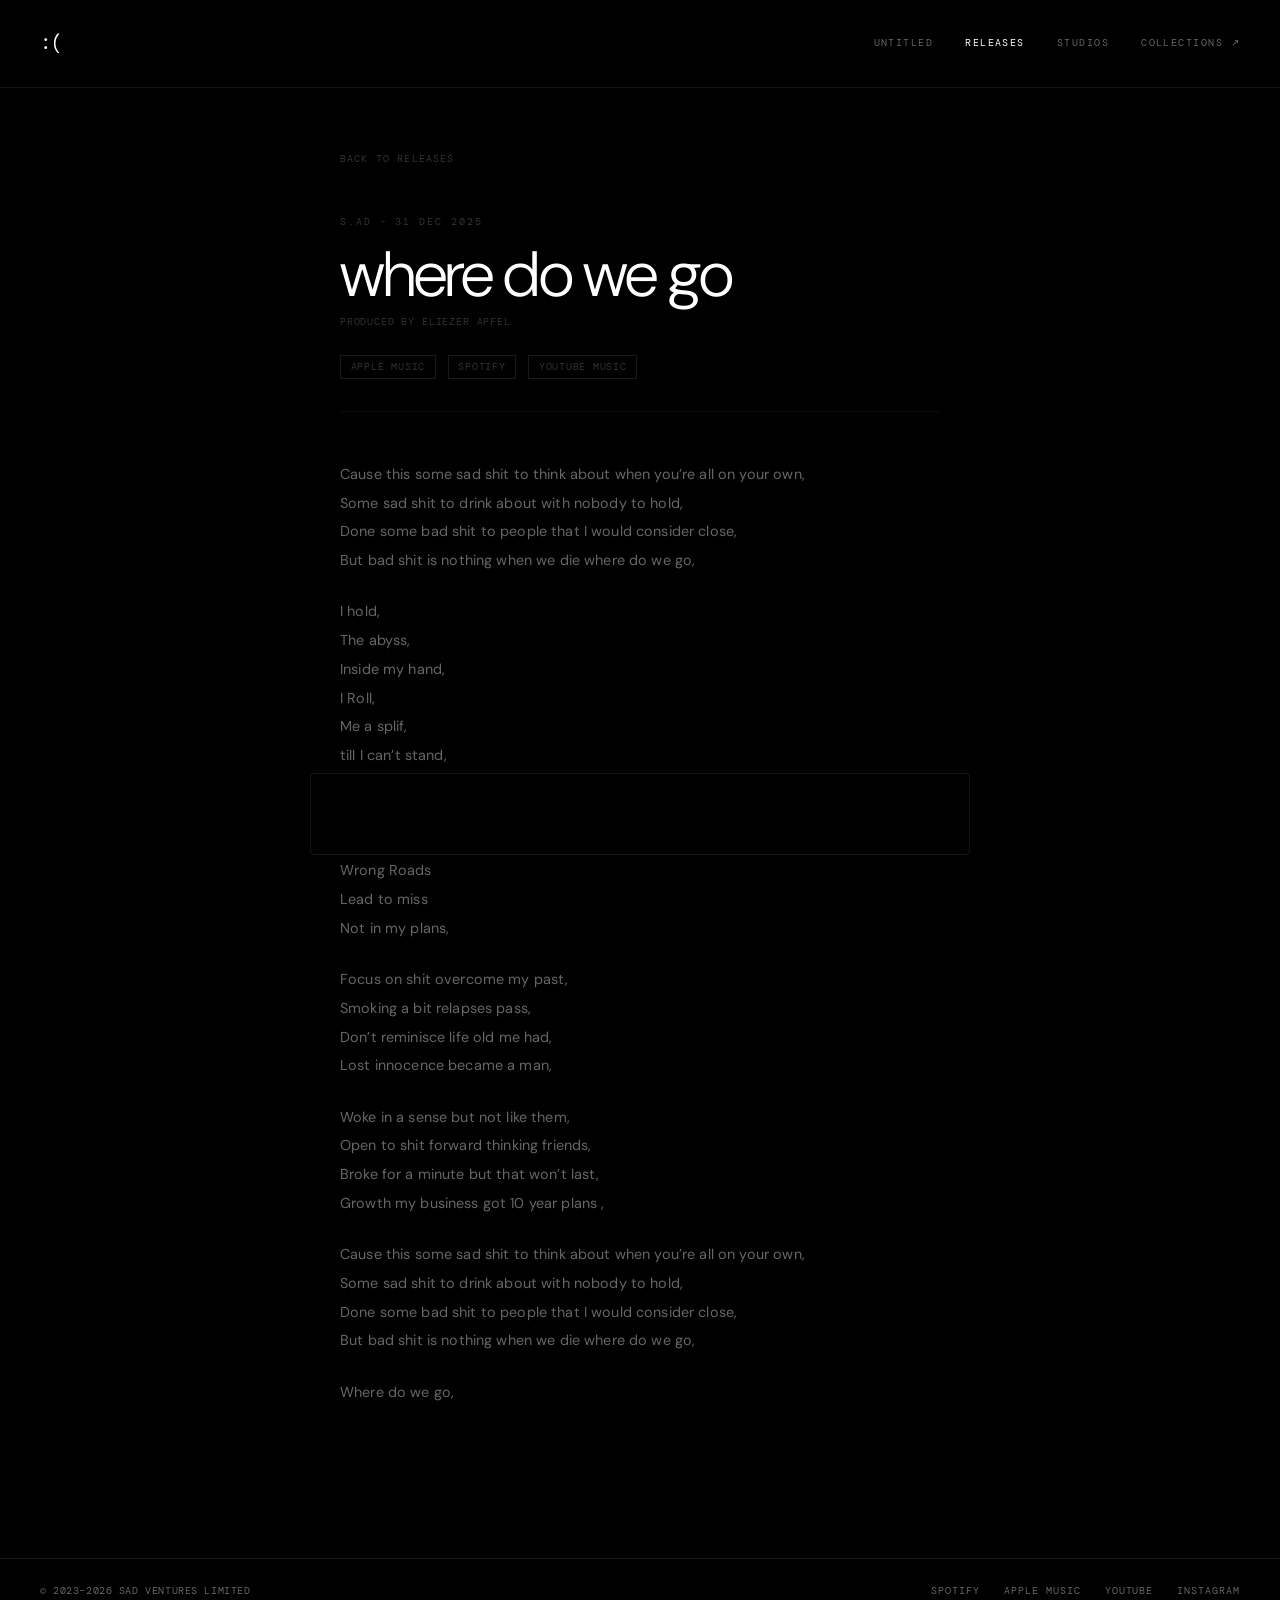
<file: lyrics/where-do-we-go/index.html>
<!DOCTYPE html>
<html lang="en">
<head>
  <meta charset="UTF-8">
  <meta name="viewport" content="width=device-width, initial-scale=1.0">
  <title>where do we go Lyrics - S.AD</title>
  <meta name="description" content="Lyrics for where do we go by S.AD.">
  <link rel="canonical" href="https://trulysad.com/lyrics/where-do-we-go/">
  <link rel="icon" href="data:image/svg+xml,<svg xmlns='http://www.w3.org/2000/svg' viewBox='0 0 100 100'><rect width='100' height='100' fill='black'/><text y='78' x='50' font-size='72' text-anchor='middle' fill='white' font-family='monospace'>:(</text></svg>">
  <script async src="https://www.googletagmanager.com/gtag/js?id=G-EV2ME4P7XY"></script>
  <script>window.dataLayer=window.dataLayer||[];function gtag(){dataLayer.push(arguments);}gtag('js',new Date());gtag('config','G-EV2ME4P7XY');</script>
  <link rel="preconnect" href="https://fonts.googleapis.com">
  <link rel="preconnect" href="https://fonts.gstatic.com" crossorigin>
  <link href="https://fonts.googleapis.com/css2?family=DM+Mono:wght@300;400;500&family=DM+Sans:wght@300;400;500&display=swap" rel="stylesheet">
  <link rel="stylesheet" href="/assets/sad.css">
</head>
<body><nav class="nav">
  <a class="wordmark" href="/">:(</a>
  <div class="nav-links">
    <a class="nav-link" href="/untitled/">Untitled</a>
    <a class="nav-link active" href="/releases/">Releases</a>
    <a class="nav-link" href="/studios/">Studios</a>
    <a class="nav-link external" href="https://sadcollection.com" target="_blank" rel="noopener">Collections</a>
  </div>
  <button class="hamburger" id="hamburger" onclick="toggleMenu()" aria-label="Menu">
    <span></span><span></span><span></span>
  </button>
</nav>
<div class="mobile-menu" id="mobile-menu">
  <a class="nav-link" href="/untitled/">Untitled</a>
  <a class="nav-link" href="/releases/">Releases</a>
  <a class="nav-link" href="/studios/">Studios</a>
  <a class="nav-link external" href="https://sadcollection.com" target="_blank" rel="noopener">Collections</a>
</div>
<main>
  <div class="lyrics-wrap fade-in">
    <a class="back-link" href="/releases/">Back to Releases</a>
    <div class="track-eyebrow">S.AD - 31 Dec 2025</div>
    <div class="track-title">where do we go</div>
    <div class="track-credits">Produced by Eliezer Apfel</div>
    <div class="lyrics-dsp-section">
      <div class="dsp-links">
        <a class="dsp-link" href="https://music.apple.com/nz/album/lo-doomed-faded/1857636519" target="_blank" rel="noopener">Apple Music</a>
        <a class="dsp-link" href="https://open.spotify.com/album/3hVhExInvfNSkEo9ezOSsq?si=ISF3ClcPQaW6oba2GFgIyA" target="_blank" rel="noopener">Spotify</a>
        <a class="dsp-link" href="https://music.youtube.com/playlist?list=OLAK5uy_nYbVmqTYMdK_EiVigg9khaC9ZphlQp31g&si=aLBfmXzC4QC9SEoR" target="_blank" rel="noopener">Youtube Music</a>
      </div>
    </div>
    <div class="lyrics-body"><span class="lyric-line">Cause this some sad shit to think about when you’re all on your own,</span><span class="lyric-line">Some sad shit to drink about with nobody to hold,</span><span class="lyric-line">Done some bad shit to people that I would consider close,</span><span class="lyric-line">But bad shit is nothing when we die where do we go,</span><span class="lyric-break"></span><span class="lyric-line">I hold,</span><span class="lyric-line">The abyss,</span><span class="lyric-line">Inside my hand,</span><span class="lyric-line">I Roll,</span><span class="lyric-line">Me a splif,</span><span class="lyric-line">till I can’t stand,</span><span class="lyric-line">Been told</span><span class="lyric-line">This is it,</span><span class="lyric-line">and I won’t land,</span><span class="lyric-line">Wrong Roads</span><span class="lyric-line">Lead to miss</span><span class="lyric-line">Not in my plans,</span><span class="lyric-break"></span><span class="lyric-line">Focus on shit overcome my past,</span><span class="lyric-line">Smoking a bit relapses pass,</span><span class="lyric-line">Don’t reminisce life old me had,</span><span class="lyric-line">Lost innocence became a man,</span><span class="lyric-break"></span><span class="lyric-line">Woke in a sense but not like them,</span><span class="lyric-line">Open to shit forward thinking friends,</span><span class="lyric-line">Broke for a minute but that won’t last,</span><span class="lyric-line">Growth my business got 10 year plans ,</span><span class="lyric-break"></span><span class="lyric-line">Cause this some sad shit to think about when you’re all on your own,</span><span class="lyric-line">Some sad shit to drink about with nobody to hold,</span><span class="lyric-line">Done some bad shit to people that I would consider close,</span><span class="lyric-line">But bad shit is nothing when we die where do we go,</span><span class="lyric-break"></span><span class="lyric-line">Where do we go,</span></div>
  </div>
</main>
<div class="player-bar">
  <iframe src="https://open.spotify.com/embed/album/3hVhExInvfNSkEo9ezOSsq?utm_source=generator&theme=0"
    width="100%" height="80" frameborder="0" allowtransparency="true" allow="autoplay; clipboard-write; encrypted-media; fullscreen; picture-in-picture"
    loading="lazy"></iframe>
</div>
<footer class="footer">
  <div class="footer-copy">© 2023–2026 SAD Ventures Limited</div>
  <div class="footer-links">
    <a class="footer-link" href="https://open.spotify.com/artist/5hGsyji228sxPvOgRmqB62?si=cnXK65KESEeiuKkkVc1ieQ" target="_blank" rel="noopener">Spotify</a>
    <a class="footer-link" href="https://music.apple.com/nz/artist/s-ad/1810440438" target="_blank" rel="noopener">Apple Music</a>
    <a class="footer-link" href="https://www.youtube.com/channel/UClng_uh6ncoHfBFMhzNdmZw" target="_blank" rel="noopener">Youtube</a>
    <a class="footer-link" href="https://www.instagram.com/_trulysad/" target="_blank" rel="noopener">Instagram</a>
  </div>
</footer><script>
  function toggleMenu(){document.getElementById('hamburger').classList.toggle('open');document.getElementById('mobile-menu').classList.toggle('open');}
  function closeMenu(){document.getElementById('hamburger').classList.remove('open');document.getElementById('mobile-menu').classList.remove('open');}
</script></body></html>
</file>
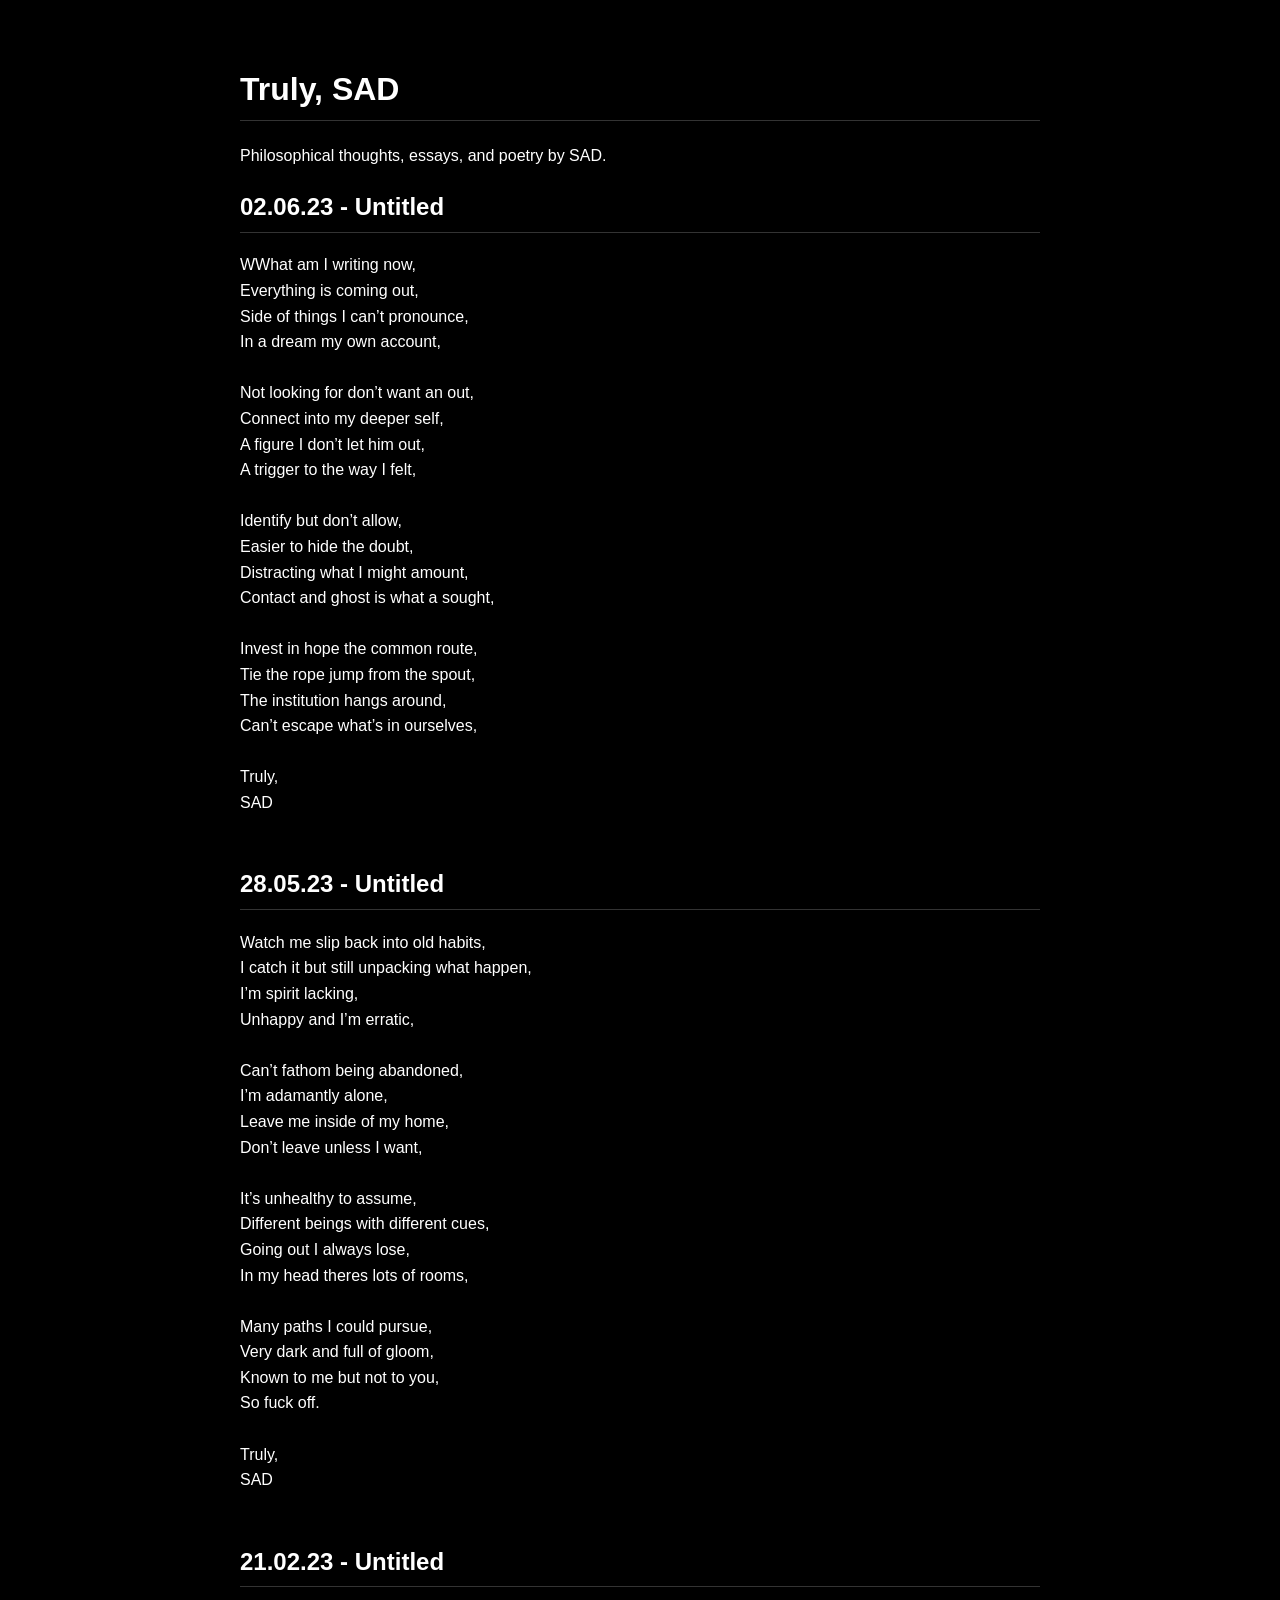
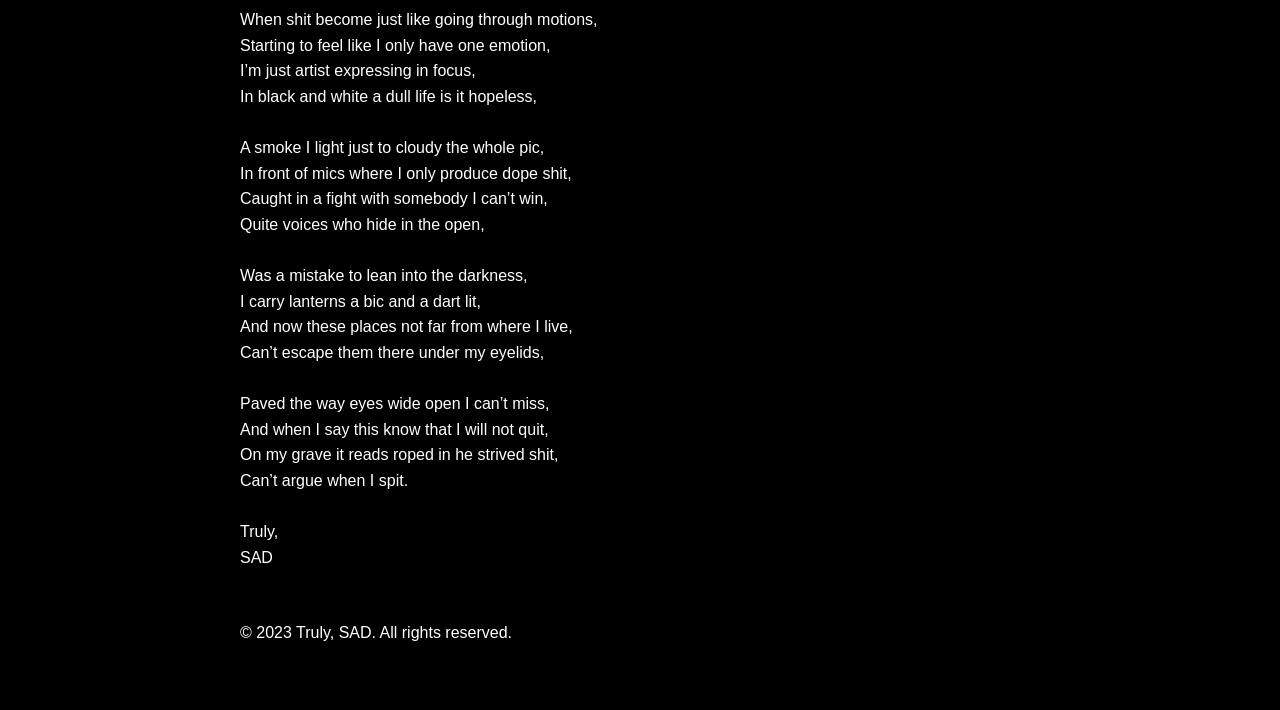
<file: TrulySAD ChatGPT.html>
<!DOCTYPE html>
<html lang="en">
<head>
    <meta charset="UTF-8">
    <meta name="viewport" content="width=device-width, initial-scale=1.0">
    <title>trulysad</title>
    <style>
        body {
            font-family: 'Arial', sans-serif;
            background-color: #000;
            color: #fff;
            margin: 5%;
            line-height: 1.6;
        }

        h1, h2, h3 {
            border-bottom: 1px solid #333;
            padding-bottom: 5px;
        }

        a {
            color: #FF5733;
            text-decoration: none;
        }

        a:hover {
            text-decoration: underline;
        }

        .content {
            max-width: 800px;
            margin: auto;
        }

        .post {
            margin-bottom: 50px;
        }

    </style>
</head>
<body>

<div class="content">
    <h1>Truly, SAD</h1>
    <p>Philosophical thoughts, essays, and poetry by SAD.</p>
    
    <div class="post">
        <h2>02.06.23 - Untitled</h2>
        <p>
            WWhat am I writing now,<br>
            Everything is coming out,<br>
            Side of things I can’t pronounce,<br>
            In a dream my own account,<br>
            <br>
            Not looking for don’t want an out,<br>
            Connect into my deeper self,<br>
            A figure I don’t let him out,<br>
            A trigger to the way I felt,<br>
            <br>
            Identify but don’t allow,<br>
            Easier to hide the doubt,<br>
            Distracting what I might amount,<br>
            Contact and ghost is what a sought,<br>
            <br>
            Invest in hope the common route,<br>
            Tie the rope jump from the spout,<br>
            The institution hangs around,<br>
            Can’t escape what’s in ourselves,<br>
            <br>
            Truly,<br>
            SAD
        </p>
    </div>

    <div class="post">
        <h2>28.05.23 - Untitled</h2>
        <p>
            Watch me slip back into old habits,<br>
            I catch it but still unpacking what happen,<br>
            I’m spirit lacking,<br>
            Unhappy and I’m erratic,<br>
            <br>
            Can’t fathom being abandoned,<br>
            I’m adamantly alone,<br>
            Leave me inside of my home,<br>
            Don’t leave unless I want,<br>
            <br>
            It’s unhealthy to assume,<br>
            Different beings with different cues,<br>
            Going out I always lose,<br>
            In my head theres lots of rooms,<br>
            <br>
            Many paths I could pursue,<br>
            Very dark and full of gloom,<br>
            Known to me but not to you,<br>
            So fuck off.<br>
            <br>
            Truly,<br>
            SAD
        </p>
    </div>

    <div class="post">
        <h2>21.02.23 - Untitled</h2>
        <p>
            When shit become just like going through motions,<br>
            Starting to feel like I only have one emotion,<br>
            I’m just artist expressing in focus,<br>
            In black and white a dull life is it hopeless,<br>
            <br>
            A smoke I light just to cloudy the whole pic,<br>
            In front of mics where I only produce dope shit,<br>
            Caught in a fight with somebody I can’t win,<br>
            Quite voices who hide in the open,<br>
            <br>
            Was a mistake to lean into the darkness,<br>
            I carry lanterns a bic and a dart lit,<br>
            And now these places not far from where I live,<br>
            Can’t escape them there under my eyelids,<br>
            <br>
            Paved the way eyes wide open I can’t miss,<br>
            And when I say this know that I will not quit,<br>
            On my grave it reads roped in he strived shit,<br>
            Can’t argue when I spit.<br>
            <br>
            Truly,<br>
            SAD
        </p>
    </div>
    
    <footer>
        <p>&copy; 2023 Truly, SAD. All rights reserved.</p>
    </footer>
</div>

</body>
</html>
</file>
<file: assets/sad.css>
:root {
  --white:        #ffffff;
  --off-white:    #e8e8e8;
  --dim:          #888888;
  --muted:        #666666;
  --faint:        #333333;
  --fainter:      #1a1a1a;
  --bg:           #000000;
  --border:       rgba(255,255,255,0.08);
  --border-faint: rgba(255,255,255,0.04);
  --font-sans:    'DM Sans', sans-serif;
  --font-mono:    'DM Mono', monospace;
  --ease:         0.18s ease;
}

*, *::before, *::after { box-sizing: border-box; margin: 0; padding: 0; }
html { font-size: 16px; -webkit-font-smoothing: antialiased; }
body { background: var(--bg); color: var(--white); font-family: var(--font-sans); font-weight: 400; line-height: 1.6; min-height: 100vh; overflow-x: hidden; display: flex; flex-direction: column; }
main { flex: 1; }
a { color: inherit; text-decoration: none; }
button { font-family: inherit; cursor: pointer; background: none; border: none; color: inherit; }

/* NAV */
.nav { display: flex; justify-content: space-between; align-items: center; padding: 1.75rem 2.5rem; border-bottom: 1px solid var(--border); position: sticky; top: 0; background: var(--bg); z-index: 100; }
.wordmark { font-family: var(--font-mono); font-size: 1.2rem; color: var(--white); transition: opacity var(--ease); }
.wordmark:hover { opacity: 0.5; }
.nav-links { display: flex; gap: 2rem; align-items: center; }
.nav-link { font-family: var(--font-mono); font-size: 0.65rem; letter-spacing: 0.14em; color: var(--muted); text-transform: uppercase; transition: color var(--ease); }
.nav-link:hover, .nav-link.active { color: var(--white); }
.nav-link.external::after { content: ' ↗'; font-size: 0.6rem; }

/* HAMBURGER */
.hamburger { display: none; flex-direction: column; gap: 5px; cursor: pointer; padding: 4px; }
.hamburger span { display: block; width: 22px; height: 1px; background: var(--white); transition: all var(--ease); }
.hamburger.open span:nth-child(1) { transform: translateY(6px) rotate(45deg); }
.hamburger.open span:nth-child(2) { opacity: 0; }
.hamburger.open span:nth-child(3) { transform: translateY(-6px) rotate(-45deg); }
.mobile-menu { display: none; position: fixed; top: 69px; left: 0; right: 0; background: var(--bg); border-bottom: 1px solid var(--border); z-index: 99; flex-direction: column; }
.mobile-menu.open { display: flex; }
.mobile-menu .nav-link { padding: 1rem 1.25rem; border-bottom: 1px solid var(--border-faint); font-size: 0.7rem; display: block; text-align: center; }
.mobile-menu .nav-link:last-child { border-bottom: none; }

/* HERO */
.hero { padding: 5rem 2.5rem 4rem; border-bottom: 1px solid var(--border); }
.hero-eyebrow { font-family: var(--font-mono); font-size: 0.65rem; letter-spacing: 0.2em; color: var(--muted); text-transform: uppercase; margin-bottom: 2rem; }
.hero-title { font-size: clamp(52px, 8vw, 80px); font-weight: 300; line-height: 0.92; letter-spacing: -0.03em; color: var(--white); margin-bottom: 1.25rem; }
.hero-title .sad { color: var(--faint); }
.hero-sub { font-family: var(--font-mono); font-size: 0.65rem; color: var(--muted); letter-spacing: 0.1em; text-transform: uppercase; margin-bottom: 3rem; }
.hero-actions { display: flex; gap: 0.75rem; flex-wrap: wrap; }
.btn { font-family: var(--font-mono); font-size: 0.65rem; letter-spacing: 0.12em; text-transform: uppercase; padding: 0.7rem 1.4rem; transition: background var(--ease), color var(--ease), border-color var(--ease); }
.btn-primary { border: 1px solid var(--white); color: var(--white); }
.btn-primary:hover { background: var(--white); color: var(--bg); }
.btn-ghost { border: 1px solid var(--faint); color: var(--dim); }
.btn-ghost:hover { border-color: var(--dim); color: var(--white); }

/* FOOTER */
.footer { padding: 1.5rem 2.5rem; display: flex; justify-content: space-between; align-items: center; border-top: 1px solid var(--border); margin-top: auto; }
.footer-copy { font-family: var(--font-mono); font-size: 0.6rem; color: var(--muted); letter-spacing: 0.06em; text-transform: uppercase; }
.footer-links { display: flex; gap: 1.5rem; }
.footer-link { font-family: var(--font-mono); font-size: 0.6rem; color: var(--muted); letter-spacing: 0.1em; text-transform: uppercase; transition: color var(--ease); }
.footer-link:hover { color: var(--white); }

/* PAGE HERO */
.page-hero { padding: 3rem 2.5rem 2rem; border-bottom: 1px solid var(--border); }
.section-label { font-family: var(--font-mono); font-size: 0.6rem; letter-spacing: 0.2em; color: var(--muted); text-transform: uppercase; margin-bottom: 1.5rem; }
.page-title { font-size: 2rem; font-weight: 400; color: var(--white); letter-spacing: -0.02em; margin-bottom: 0.4rem; }
.page-desc { font-family: var(--font-mono); font-size: 0.65rem; color: var(--muted); letter-spacing: 0.06em; line-height: 1.7; }

/* RELEASE ROWS */
.latest { padding: 2.5rem; border-bottom: 1px solid var(--border); }
.release-row { display: flex; align-items: center; border-top: 1px solid var(--border-faint); cursor: pointer; transition: background var(--ease); }
.release-row:last-child { border-bottom: 1px solid var(--border-faint); }
.release-row:hover { background: rgba(255,255,255,0.015); }
.release-row:hover .r-title { color: var(--off-white); }
.release-row:hover .release-arrow { color: var(--white); }
.r-art { width: 60px; height: 60px; flex-shrink: 0; overflow: hidden; background: var(--fainter); }
.r-art img { width: 100%; height: 100%; object-fit: cover; display: block; }
.r-art-placeholder { width: 60px; height: 60px; background: var(--fainter); flex-shrink: 0; }
.r-info { flex: 1; padding: 1rem 1.25rem; }
.r-title { font-size: 0.95rem; font-weight: 500; color: var(--white); letter-spacing: 0.02em; transition: color var(--ease); }
.r-meta { font-family: var(--font-mono); font-size: 0.6rem; color: var(--dim); letter-spacing: 0.06em; margin-top: 0.25rem; }
.release-tag { font-family: var(--font-mono); font-size: 0.6rem; letter-spacing: 0.1em; color: var(--dim); text-transform: uppercase; border: 1px solid var(--faint); padding: 0.25rem 0.65rem; white-space: nowrap; }
.release-tag.coming { color: var(--faint); border-color: rgba(255,255,255,0.03); }
.release-arrow { font-size: 0.9rem; color: var(--muted); transition: color var(--ease); margin-left: 1rem; margin-right: 1.5rem; }

/* RELEASE CARDS */
.tab-bar { display: flex; border-bottom: 1px solid var(--border); padding: 0 2.5rem; }
.tab { font-family: var(--font-mono); font-size: 0.6rem; letter-spacing: 0.12em; text-transform: uppercase; color: var(--muted); padding: 1rem 0; margin-right: 2rem; cursor: pointer; border-bottom: 1px solid transparent; transition: color var(--ease), border-color var(--ease); border-top: none; border-left: none; border-right: none; }
.tab:hover, .tab.active { color: var(--white); border-bottom-color: var(--white); }
.releases-grid { padding: 2rem 2.5rem; }
.releases-sublabel { font-family: var(--font-mono); font-size: 0.6rem; letter-spacing: 0.18em; color: var(--muted); text-transform: uppercase; margin-bottom: 1rem; margin-top: 0.25rem; }
.rc { display: flex; border: 1px solid var(--border-faint); margin-bottom: 6px; cursor: pointer; transition: border-color var(--ease); overflow: hidden; }
.rc:hover { border-color: var(--faint); }
.rc-art { width: 96px; height: 96px; flex-shrink: 0; overflow: hidden; background: var(--fainter); }
.rc-art img { width: 100%; height: 100%; object-fit: cover; display: block; }
.rc-body { padding: 1rem 1.25rem; flex: 1; display: flex; flex-direction: column; justify-content: space-between; }
.rc-top { display: flex; justify-content: space-between; align-items: flex-start; }
.rc-title { font-size: 1.05rem; font-weight: 500; color: var(--white); letter-spacing: -0.01em; }
.rc-type { font-family: var(--font-mono); font-size: 0.55rem; letter-spacing: 0.12em; color: var(--dim); text-transform: uppercase; border: 1px solid var(--border-faint); padding: 0.2rem 0.5rem; margin-top: 0.25rem; display: inline-block; }
.rc-year { font-family: var(--font-mono); font-size: 0.6rem; color: var(--dim); }
.rc-meta { display: flex; gap: 2rem; flex-wrap: wrap; }
.rc-meta-item { font-family: var(--font-mono); font-size: 0.65rem; color: var(--dim); }
.rc-meta-item span { display: block; font-size: 0.55rem; color: var(--muted); text-transform: uppercase; letter-spacing: 0.1em; margin-bottom: 0.15rem; }
.forthcoming { opacity: 0.35; }
.tab-panel { display: none; }
.tab-panel.active { display: block; }

/* DSP LINKS */
.dsp-links { display: flex; gap: 0.75rem; flex-wrap: wrap; margin-top: 0.5rem; }
.dsp-link { font-family: var(--font-mono); font-size: 0.6rem; color: var(--faint); letter-spacing: 0.08em; text-transform: uppercase; border: 1px solid var(--fainter); padding: 0.2rem 0.6rem; transition: color var(--ease), border-color var(--ease); }
.dsp-link:hover { color: var(--white); border-color: var(--faint); }

/* TRACKLIST */
.rc-tracklist { padding: 0 1.25rem 1rem; border-top: 1px solid var(--border-faint); }
.rc-track { font-family: var(--font-mono); font-size: 0.6rem; color: var(--muted); padding: 0.3rem 0.4rem; border-bottom: 1px solid var(--border-faint); display: flex; gap: 0.75rem; cursor: pointer; transition: background var(--ease), color var(--ease); margin: 0 -0.4rem; }
.rc-track:hover { background: rgba(255,255,255,0.04); color: var(--white); }
.rc-track:last-child { border-bottom: none; }
.rc-track-num { color: var(--faint); min-width: 1.2rem; }
.rc-track-only { color: var(--faint); font-size: 0.55rem; margin-left: auto; letter-spacing: 0.08em; }

/* PLAYLISTS */
.playlist-list { padding: 0 2.5rem 2rem; }
.pl-item { display: flex; align-items: center; border-top: 1px solid var(--border-faint); cursor: pointer; transition: background var(--ease); }
.pl-item:last-child { border-bottom: 1px solid var(--border-faint); }
.pl-item:hover { background: rgba(255,255,255,0.015); }
.pl-item:hover .pl-title { color: var(--off-white); }
.pl-item:hover .release-arrow { color: var(--white); }
.pl-info { flex: 1; padding: 1rem 1.25rem; }
.pl-title { font-size: 0.95rem; font-weight: 500; color: var(--white); transition: color var(--ease); }
.pl-meta { font-family: var(--font-mono); font-size: 0.6rem; color: var(--dim); margin-top: 0.25rem; }
.pl-saves { font-family: var(--font-mono); font-size: 0.6rem; color: var(--muted); white-space: nowrap; padding-right: 0.5rem; }

/* UNTITLED */
.post-list { padding: 0 2.5rem; }
.post-item { padding: 1.5rem 0; border-bottom: 1px solid var(--border-faint); cursor: pointer; }
.post-date { font-family: var(--font-mono); font-size: 0.6rem; color: var(--dim); letter-spacing: 0.12em; text-transform: uppercase; margin-bottom: 0.35rem; }
.post-first { font-size: 0.85rem; color: var(--muted); line-height: 1.7; margin-top: 0.25rem; }
.post-preview { font-size: 0.85rem; color: var(--muted); line-height: 1.7; margin-top: 0; max-width: 520px; display: none; }
.post-preview.open { display: block; }
.post-toggle { font-family: var(--font-mono); font-size: 0.6rem; color: var(--faint); letter-spacing: 0.1em; margin-top: 0.75rem; display: inline-block; transition: color var(--ease); }
.post-item:hover .post-toggle { color: var(--muted); }

/* LYRICS PAGE */
.lyrics-wrap { max-width: 680px; margin: 0 auto; padding: 3.5rem 2.5rem 6rem; }
.back-link { font-family: var(--font-mono); font-size: 0.6rem; letter-spacing: 0.12em; color: var(--faint); text-transform: uppercase; margin-bottom: 3rem; display: inline-block; transition: color var(--ease); }
.back-link:hover { color: var(--dim); }
.track-eyebrow { font-family: var(--font-mono); font-size: 0.6rem; letter-spacing: 0.2em; color: var(--faint); text-transform: uppercase; margin-bottom: 1rem; }
.track-title { font-size: clamp(40px, 7vw, 64px); font-weight: 300; line-height: 0.95; letter-spacing: -0.03em; color: var(--white); margin-bottom: 0.5rem; }
.track-credits { font-family: var(--font-mono); font-size: 0.65rem; color: var(--faint); letter-spacing: 0.08em; text-transform: uppercase; margin-bottom: 1.5rem; }
.lyrics-body { margin-bottom: 3.5rem; }
.lyric-line { font-size: 0.9rem; color: var(--muted); line-height: 1; padding: 0.45rem 0.6rem; margin: 0 -0.6rem; cursor: default; transition: background var(--ease), color var(--ease); display: block; letter-spacing: 0.01em; }
.lyric-line:hover { color: var(--off-white); background: rgba(255,255,255,0.04); }
.lyric-break { display: block; height: 1.4rem; }
.lyric-signoff { font-size: 0.9rem; color: var(--faint); line-height: 1; padding: 0.45rem 0.6rem; margin: 0 -0.6rem; display: block; margin-top: 1rem; }
.lyrics-dsp-section { padding-bottom: 2rem; margin-bottom: 3rem; border-bottom: 1px solid var(--border-faint); }
.lyrics-dsp-label { font-family: var(--font-mono); font-size: 0.6rem; letter-spacing: 0.2em; color: var(--faint); text-transform: uppercase; margin-bottom: 1rem; }

/* APPLE MUSIC PLAYER */
.player-bar { position: fixed; bottom: 45px; left: 50%; transform: translateX(-50%); width: calc(100% - 4rem); max-width: 660px; background: var(--bg); border: 1px solid var(--border); border-radius: 4px; z-index: 200; overflow: hidden; }
.player-bar iframe { display: block; width: 100%; border: none; height: 80px; }

/* ANIMATIONS */
@keyframes fadeUp { from { opacity: 0; transform: translateY(10px); } to { opacity: 1; transform: translateY(0); } }
.fade-in { animation: fadeUp 0.35s ease both; }
.fade-in-delay { animation: fadeUp 0.35s 0.08s ease both; }

/* MOBILE */
@media (max-width: 640px) {
  .nav { padding: 1.1rem 1.25rem; }
  .nav-links { display: none; }
  .hamburger { display: flex; }
  .hero, .latest, .post-list, .releases-grid, .playlist-list, .page-hero, .lyrics-wrap { padding-left: 1.25rem; padding-right: 1.25rem; }
  .hero { padding-top: 3rem; padding-bottom: 2.5rem; }
  .lyrics-wrap { padding-bottom: 9rem; }
  .footer { padding: 1.25rem; flex-direction: column; gap: 1rem; align-items: flex-start; }
  .tab-bar { padding: 0 1.25rem; }
  .rc-meta { gap: 1rem; }
  .dsp-links { gap: 0.5rem; }
}
</file>
